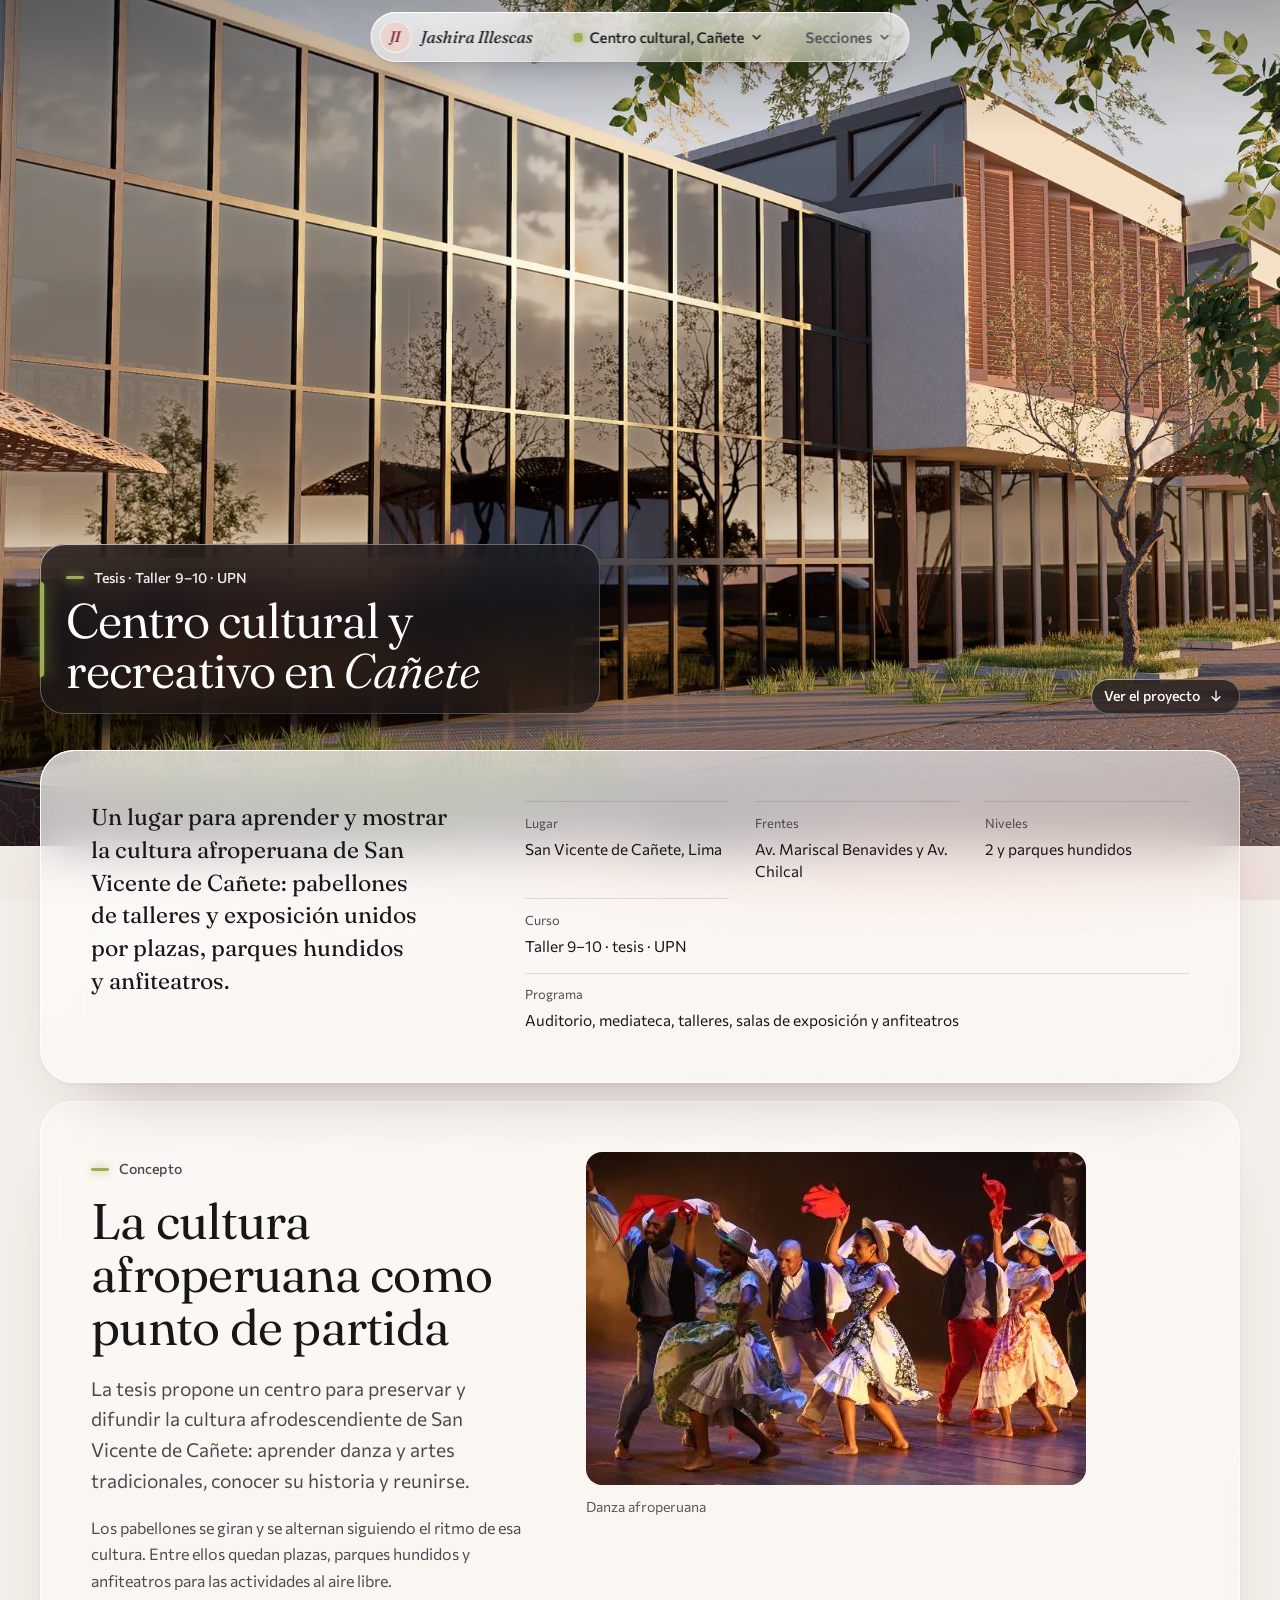
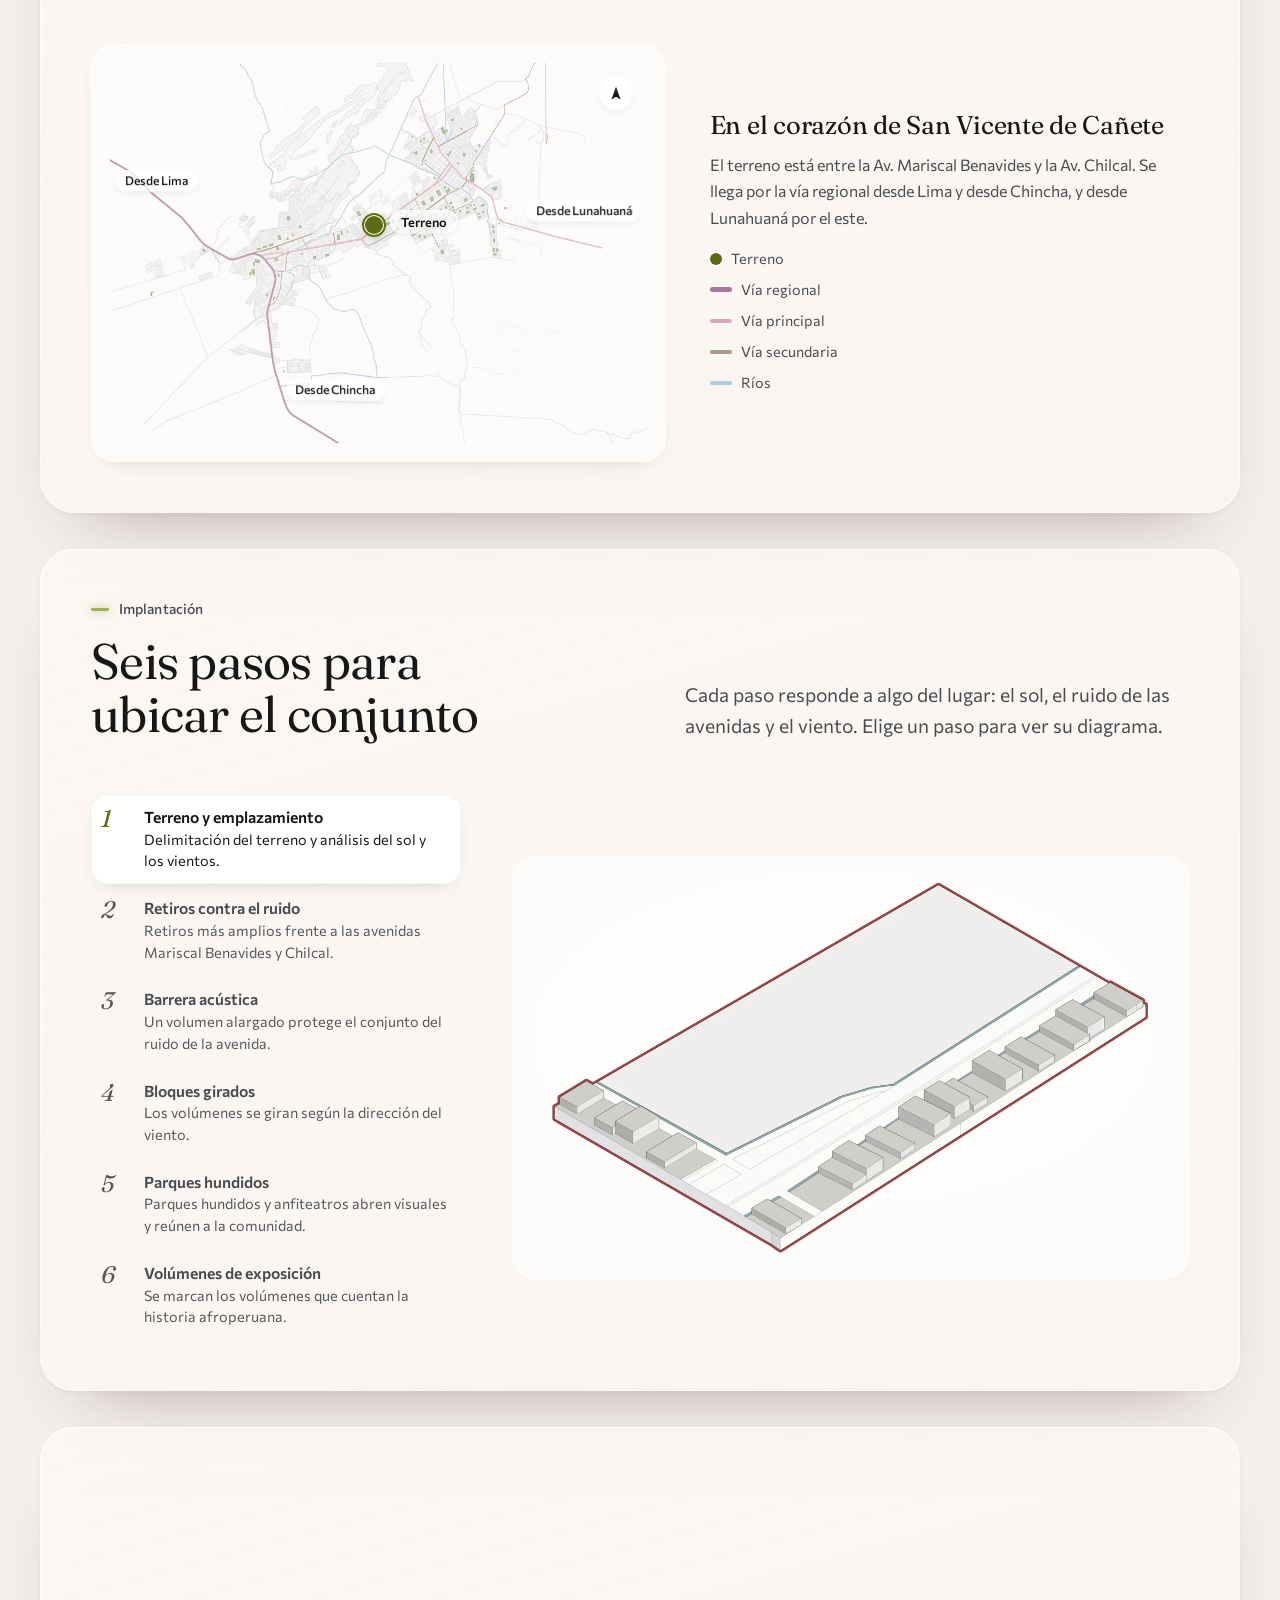
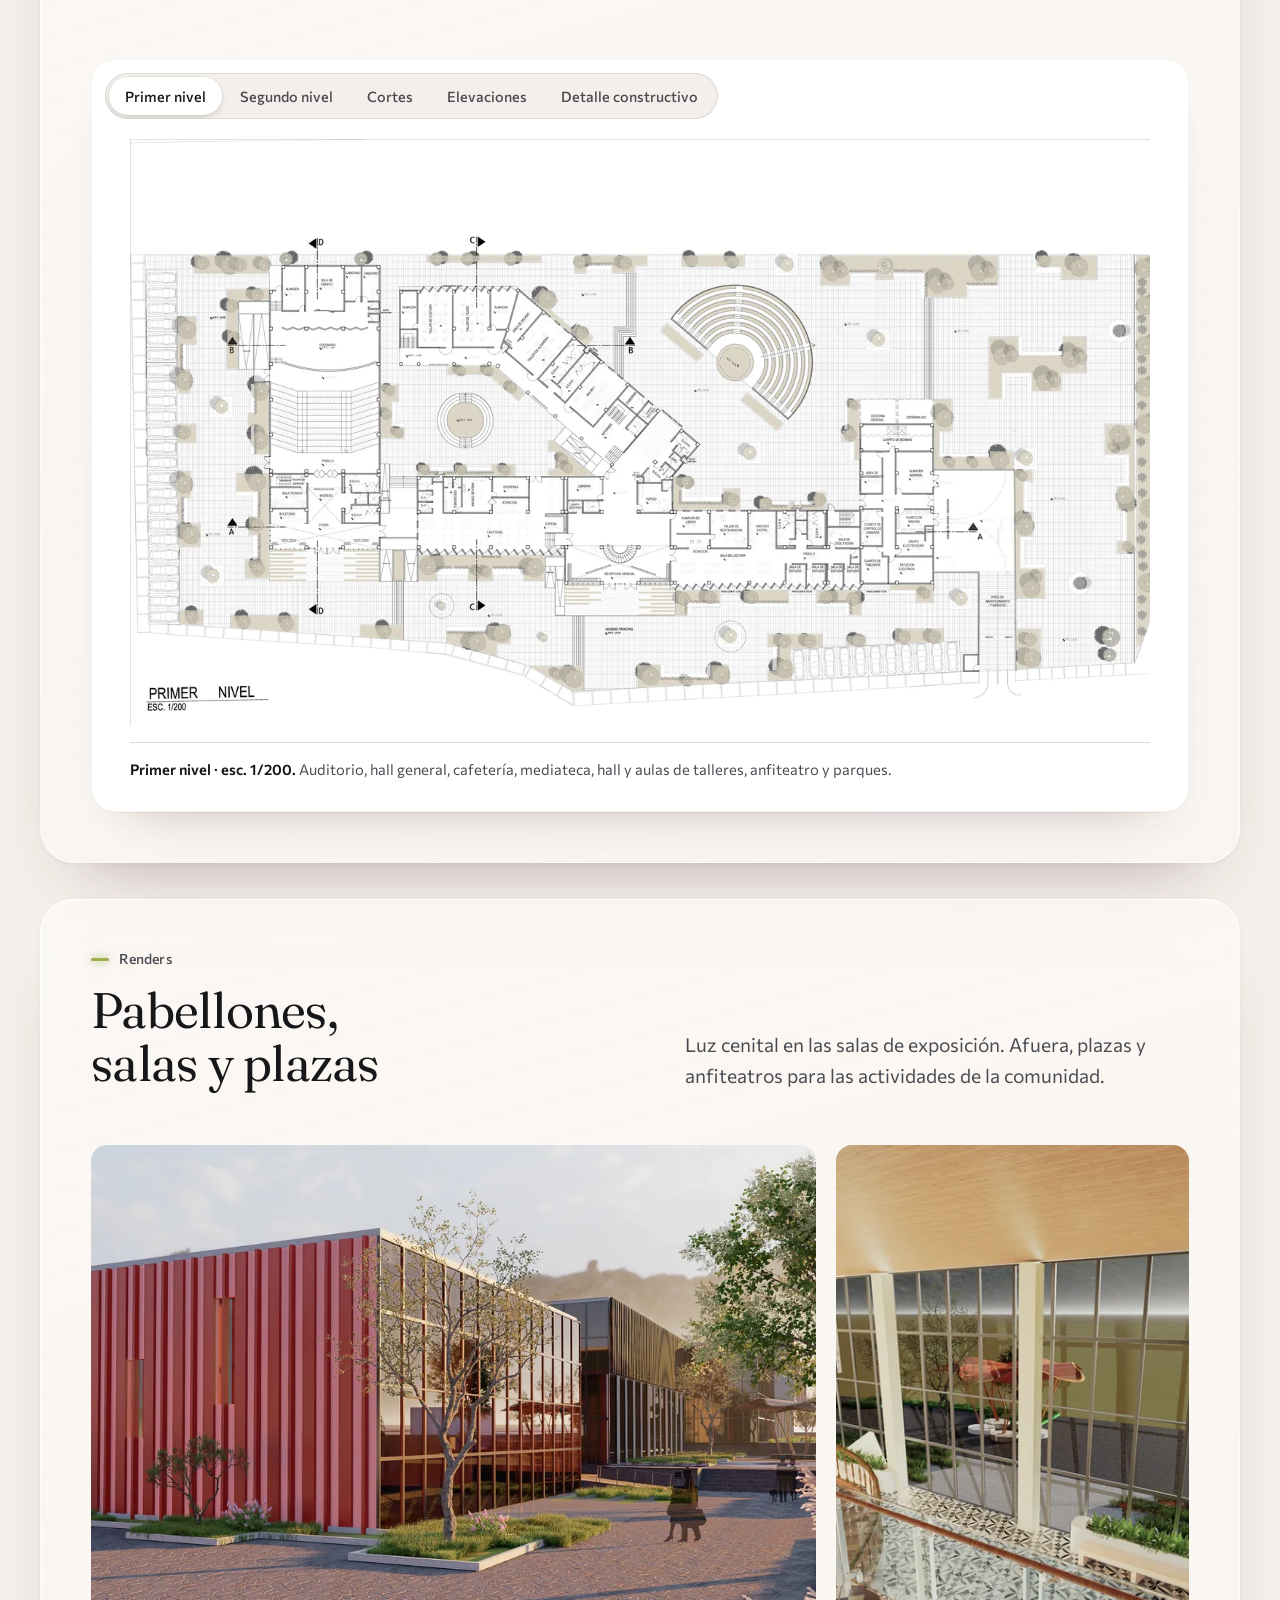
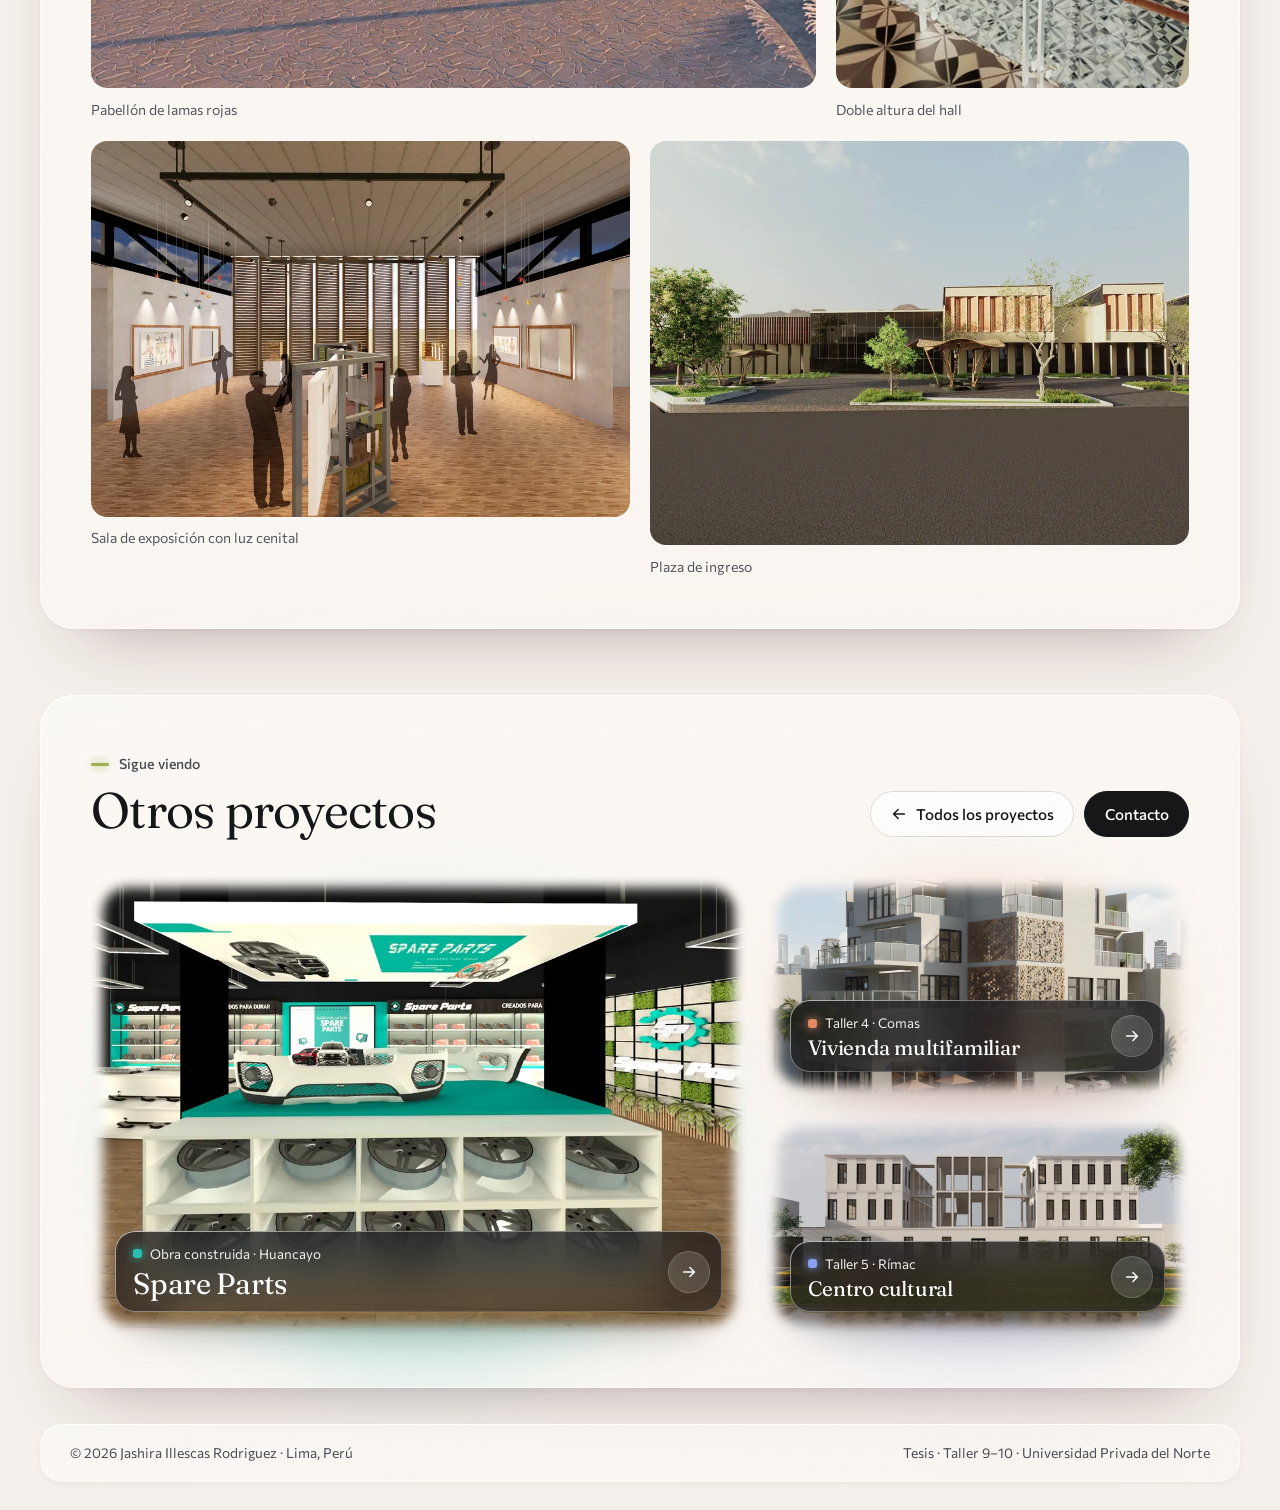
<file: centro-cultural-canete.html>
<!doctype html>
<html lang="es">
<head>
  <meta charset="utf-8">
  <meta name="viewport" content="width=device-width, initial-scale=1">
  <title>Centro cultural y recreativo en Cañete · Jashira Illescas</title>
  <meta name="description" content="Tesis (Taller 9–10, UPN): centro cultural y recreativo para la cultura afroperuana en San Vicente de Cañete. Implantación, plantas, cortes, elevaciones, detalle constructivo y renders.">
  <meta name="theme-color" content="#f2f2ef">
  <meta property="og:title" content="Centro cultural y recreativo en Cañete · Jashira Illescas">
  <meta property="og:description" content="Mi tesis: pabellones, parques hundidos y anfiteatros en San Vicente de Cañete.">
  <meta property="og:image" content="img/og.jpg">
  <link rel="icon" href="assets/img/favicon.svg" type="image/svg+xml">
  <link rel="preconnect" href="https://fonts.googleapis.com">
  <link rel="preconnect" href="https://fonts.gstatic.com" crossorigin>
  <link rel="stylesheet" href="https://fonts.googleapis.com/css2?family=Commissioner:wght,FLAR,VOLM@300..700,40,0&family=Fraunces:ital,opsz,wght,SOFT,WONK@0,9..144,300..600,100,0;1,9..144,300..600,100,1&display=swap">
  <link rel="stylesheet" href="assets/css/styles.css?v=12">
  <script>
    // Antes del primer pintado: marca que hay JS, permite ver la versión con todas las animaciones
    // (localStorage animar=1) y, al llegar desde otra página del sitio, le da a la portada (o a la tarjeta
    // del proyecto de donde vienes) el nombre «foto» para que la imagen viaje en la transición.
    (function () {
      var h = document.documentElement;
      h.classList.add("js");
      try { if (localStorage.getItem("animar") === "1") h.classList.add("animar"); } catch (e) {}
      addEventListener("pagereveal", function (e) {
        if (!e.viewTransition || (!h.classList.contains("animar") && matchMedia("(prefers-reduced-motion: reduce)").matches)) return;
        var img = document.querySelector(".cubierta__img img");
        if (!img) {
          var act = window.navigation && navigation.activation, desde = act && act.from && act.from.url;
          var archivo = desde ? new URL(desde).pathname.split("/").pop() : "";
          if (archivo) img = document.querySelector('.destacada[href="' + archivo + '"] > img, .tarjeta[href="' + archivo + '"] img');
        }
        if (!img) return;
        var r = img.getBoundingClientRect();
        if (!(r.width && r.bottom > 0 && r.top < innerHeight)) return;
        img.style.viewTransitionName = "foto";
        e.viewTransition.finished.finally(function () { img.style.viewTransitionName = ""; });
      });
    })();
  </script>
  <script type="speculationrules">
    { "prerender": [{ "where": { "and": [{ "href_matches": "/*" }, { "not": { "selector_matches": "[download], [target=_blank]" } }] }, "eagerness": "moderate" }] }
  </script>
</head>
<body data-proyecto="canete">
  <a class="saltar" href="#contenido">Saltar al contenido</a>

  <header class="isla isla--proyecto vidrio" data-isla data-brillo>
    <a class="isla__marca" href="./" aria-label="Inicio: Jashira Illescas"><span class="isla__sello" aria-hidden="true">JI</span><span class="isla__nombre">Jashira Illescas</span></a>
    <span class="isla__sep" aria-hidden="true">/</span>
    <button class="isla__boton isla__boton--proyecto" type="button" data-abre="proyectos" aria-expanded="false" aria-controls="proyectos"><i aria-hidden="true"></i><span class="isla__largo">Centro cultural, Cañete</span><span class="isla__corto">Cañete</span><svg class="flecha-abajo" viewBox="0 0 10 10" aria-hidden="true"><path d="M1.5 3.5 5 7l3.5-3.5" fill="none" stroke="currentColor" stroke-width="1.4" stroke-linecap="round"/></svg></button>
    <span class="isla__sep" aria-hidden="true">/</span>
    <button class="isla__boton isla__boton--seccion" type="button" data-abre="secciones" aria-expanded="false" aria-controls="secciones"><span data-seccion-actual>Secciones</span><svg class="flecha-abajo" viewBox="0 0 10 10" aria-hidden="true"><path d="M1.5 3.5 5 7l3.5-3.5" fill="none" stroke="currentColor" stroke-width="1.4" stroke-linecap="round"/></svg></button>
    <span class="isla__avance" aria-hidden="true"></span>
  </header>
  <nav class="emergente vidrio" id="secciones" aria-label="Secciones del proyecto">
    <p class="emergente__titulo">En esta página</p>
    <ul class="lista-secciones">
      <li><a href="#concepto"><span>Concepto</span><span>cultura afroperuana</span></a></li>
      <li><a href="#implantacion"><span>Implantación</span><span>seis pasos</span></a></li>
      <li><a href="#planos"><span>Planos</span><span>plantas, cortes y detalle</span></a></li>
      <li><a href="#renders"><span>Renders</span><span>pabellones, salas y plazas</span></a></li>
      <li><a href="#fin"><span>Otros proyectos</span><span>y contacto</span></a></li>
    </ul>
  </nav>
  <nav class="emergente vidrio" id="proyectos" aria-label="Proyectos">
    <p class="emergente__titulo">Proyectos</p>
    <ul class="lista-proyectos">
      <li><a href="spare-parts-huancayo.html" style="--c-acr: var(--spare-acrilico)"><img src="img/spare/mini-480.webp" alt="" width="56" height="42" loading="lazy"><span><strong>Spare Parts, Huancayo</strong><small>Obra construida</small></span><i aria-hidden="true"></i></a></li>
      <li><a href="vivienda-multifamiliar.html" style="--c-acr: var(--vivienda-acrilico)"><img src="img/vivienda/mini-480.webp" alt="" width="56" height="42" loading="lazy"><span><strong>Vivienda multifamiliar</strong><small>Taller 4 · Comas</small></span><i aria-hidden="true"></i></a></li>
      <li><a href="centro-cultural-rimac.html" style="--c-acr: var(--rimac-acrilico)"><img src="img/rimac/mini-480.webp" alt="" width="56" height="42" loading="lazy"><span><strong>Centro cultural</strong><small>Taller 5 · Rímac</small></span><i aria-hidden="true"></i></a></li>
      <li><a href="hospital-los-olivos.html" style="--c-acr: var(--hospital-acrilico)"><img src="img/hospital/mini-480.webp" alt="" width="56" height="42" loading="lazy"><span><strong>Hospital tipo II</strong><small>Taller 7 · Los Olivos</small></span><i aria-hidden="true"></i></a></li>
      <li><a href="centro-cultural-canete.html" aria-current="page" style="--c-acr: var(--canete-acrilico)"><img src="img/canete/mini-480.webp" alt="" width="56" height="42" loading="lazy"><span><strong>Centro cultural y recreativo</strong><small>Tesis · Cañete</small></span><i aria-hidden="true"></i></a></li>
    </ul>
    <div class="emergente__pie">
      <a href="./">Inicio</a>
      <a href="./#perfil">Perfil</a>
      <a href="./#contacto">Contacto</a>
      <a class="cv" href="descargas/CV_Jashira_Illescas.pdf" download>CV en PDF</a>
    </div>
  </nav>

  <main id="contenido">
    <section class="cubierta" aria-labelledby="t-proyecto">
      <figure class="cubierta__img"><img src="img/canete/portada-2000.webp" srcset="img/canete/portada-1200.webp 1200w, img/canete/portada-2000.webp 2000w" sizes="100vw" width="2000" height="1125" fetchpriority="high" alt="Render al atardecer: fachada de vidrio con celosías de madera sobre una plaza con graderías y árboles"></figure>
      <div class="contenedor cubierta__contenido">
        <div class="cubierta__placa vidrio vidrio--oscuro" data-brillo>
          <span class="canto" aria-hidden="true"></span>
          <p class="etiqueta etiqueta--clara">Tesis · Taller 9–10 · UPN</p>
          <h1 class="cubierta__titulo" id="t-proyecto">Centro cultural y recreativo en <em>Cañete</em></h1>
        </div>
        <a class="cubierta__bajar vidrio vidrio--oscuro" href="#resumen">Ver el proyecto <svg viewBox="0 0 20 20" fill="none" stroke="currentColor" stroke-width="1.6" stroke-linecap="round" aria-hidden="true"><path d="M10 4v12m-5-5 5 5 5-5"/></svg></a>
      </div>
    </section>

    <!-- resumen: lema y ficha, fuera de la foto -->
    <section class="resumen" id="resumen" aria-label="Resumen del proyecto">
      <div class="contenedor hoja resumen__hoja revelar" data-brillo>
        <p class="resumen__lema">Un lugar para aprender y mostrar la cultura afroperuana de San Vicente de Cañete: pabellones de talleres y exposición unidos por plazas, parques hundidos y anfiteatros.</p>
        <dl class="ficha">
          <div><dt>Lugar</dt><dd>San Vicente de Cañete, Lima</dd></div>
          <div><dt>Frentes</dt><dd>Av. Mariscal Benavides y Av. Chilcal</dd></div>
          <div><dt>Niveles</dt><dd>2 y parques hundidos</dd></div>
          <div><dt>Curso</dt><dd>Taller 9–10 · tesis · UPN</dd></div>
          <div class="ficha__ancha"><dt>Programa</dt><dd>Auditorio, mediateca, talleres, salas de exposición y anfiteatros</dd></div>
        </dl>
      </div>
    </section>

    <section class="seccion" id="concepto" aria-labelledby="t-concepto">
      <div class="contenedor hoja" data-brillo>
        <div class="bloque">
          <div class="revelar">
            <p class="etiqueta">Concepto</p>
            <h2 class="titulo" id="t-concepto">La cultura afroperuana como punto de partida</h2>
            <p class="entradilla" style="margin-top:1.2rem">La tesis propone un centro para preservar y difundir la cultura afrodescendiente de San Vicente de Cañete: aprender danza y artes tradicionales, conocer su historia y reunirse.</p>
            <p class="texto">Los pabellones se giran y se alternan siguiendo el ritmo de esa cultura. Entre ellos quedan plazas, parques hundidos y anfiteatros para las actividades al aire libre.</p>
          </div>
          <div class="galeria revelar">
            <figure class="foto g-12"><img src="img/canete/danza-500.webp" width="500" height="333" loading="lazy" alt="Bailarines afroperuanos en escena con pañuelos rojos y vestidos de colores" style="max-width:500px"><figcaption>Danza afroperuana</figcaption></figure>
          </div>
        </div>

        <!-- ubicación: el mapa con el terreno, los accesos y la leyenda de la lámina -->
        <div class="ubicacion revelar">
          <figure class="ubicacion__mapa capa">
            <div class="mapa-lienzo">
              <img src="img/canete/mapa-ubicacion-1440.webp" srcset="img/canete/mapa-ubicacion-900.webp 900w, img/canete/mapa-ubicacion-1440.webp 1440w" sizes="(min-width: 860px) 640px, 92vw" width="1440" height="1019" loading="lazy" alt="Plano de San Vicente de Cañete con la vía regional, las vías principales y secundarias, los ríos, los accesos desde Lima, Chincha y Lunahuaná y el terreno marcado">
              <span class="marca-mapa" style="--x: 49.1%; --y: 42.7%"><i aria-hidden="true"></i><span class="marca-mapa__etq vidrio">Terreno</span></span>
              <span class="rotulo-mapa rotulo-mapa--izq vidrio" style="--x: 1%; --y: 31%">Desde Lima</span>
              <span class="rotulo-mapa rotulo-mapa--der vidrio" style="--x: 99%; --y: 39%; --y-movil: 58%">Desde Lunahuaná</span>
              <span class="rotulo-mapa vidrio" style="--x: 42%; --y: 86%">Desde Chincha</span>
              <span class="norte-mapa vidrio" aria-hidden="true"><svg viewBox="0 0 20 20"><path d="M10 2 5 16l5-3 5 3Z" fill="currentColor"/></svg></span>
            </div>
          </figure>
          <div class="ubicacion__texto">
            <h3 class="titulo-3">En el corazón de San Vicente de Cañete</h3>
            <p>El terreno está entre la Av. Mariscal Benavides y la Av. Chilcal. Se llega por la vía regional desde Lima y desde Chincha, y desde Lunahuaná por el este.</p>
            <ul class="leyenda-mapa">
              <li><i class="punto" style="background: var(--acento)"></i>Terreno</li>
              <li><i style="background:#a8779a;height:5px"></i>Vía regional</li>
              <li><i style="background:#d9a7bf"></i>Vía principal</li>
              <li><i style="background:#b09a8e"></i>Vía secundaria</li>
              <li><i style="background:#a9cde0"></i>Ríos</li>
            </ul>
          </div>
        </div>
      </div>
    </section>

    <section class="seccion" id="implantacion" aria-labelledby="t-implantacion">
      <div class="contenedor hoja" data-brillo>
        <header class="cabeza cabeza--dos revelar">
          <p class="etiqueta">Implantación</p>
          <h2 class="titulo" id="t-implantacion">Seis pasos para ubicar el conjunto</h2>
          <p class="entradilla">Cada paso responde a algo del lugar: el sol, el ruido de las avenidas y el viento. Elige un paso para ver su diagrama.</p>
        </header>
        <div class="proceso revelar" data-proceso>
          <div class="proceso__escena">
            <img class="activo" data-paso="1" src="img/canete/proceso-1-720.webp" srcset="img/canete/proceso-1-720.webp 720w, img/canete/proceso-1-1123.webp 1123w" sizes="(min-width: 860px) 760px, 92vw" width="1123" height="716" loading="lazy" alt="Diagrama 1: el terreno delimitado junto a las avenidas, con el recorrido del sol">
            <img data-paso="2" src="img/canete/proceso-2-720.webp" srcset="img/canete/proceso-2-720.webp 720w, img/canete/proceso-2-867.webp 867w" sizes="(min-width: 860px) 760px, 92vw" width="867" height="525" loading="lazy" alt="Diagrama 2: el terreno con retiros ampliados hacia las avenidas">
            <img data-paso="3" src="img/canete/proceso-3-720.webp" srcset="img/canete/proceso-3-720.webp 720w, img/canete/proceso-3-867.webp 867w" sizes="(min-width: 860px) 760px, 92vw" width="867" height="525" loading="lazy" alt="Diagrama 3: un volumen alargado como barrera acústica frente a la avenida">
            <img data-paso="4" src="img/canete/proceso-4-720.webp" srcset="img/canete/proceso-4-720.webp 720w, img/canete/proceso-4-1373.webp 1373w" sizes="(min-width: 860px) 760px, 92vw" width="1373" height="791" loading="lazy" alt="Diagrama 4: bloques girados según la dirección del viento">
            <img data-paso="5" src="img/canete/proceso-5-720.webp" srcset="img/canete/proceso-5-720.webp 720w, img/canete/proceso-5-1207.webp 1207w" sizes="(min-width: 860px) 760px, 92vw" width="1207" height="729" loading="lazy" alt="Diagrama 5: el conjunto con parques hundidos y anfiteatros">
            <img data-paso="6" src="img/canete/proceso-6-720.webp" srcset="img/canete/proceso-6-720.webp 720w, img/canete/proceso-6-1285.webp 1285w" sizes="(min-width: 860px) 760px, 92vw" width="1285" height="771" loading="lazy" alt="Diagrama 6: el conjunto final con los volúmenes de exposición marcados">
          </div>
          <ol class="proceso__pasos">
            <li><button type="button" data-paso="1" aria-pressed="true"><b>1</b><strong>Terreno y emplazamiento</strong><span>Delimitación del terreno y análisis del sol y los vientos.</span></button></li>
            <li><button type="button" data-paso="2" aria-pressed="false"><b>2</b><strong>Retiros contra el ruido</strong><span>Retiros más amplios frente a las avenidas Mariscal Benavides y Chilcal.</span></button></li>
            <li><button type="button" data-paso="3" aria-pressed="false"><b>3</b><strong>Barrera acústica</strong><span>Un volumen alargado protege el conjunto del ruido de la avenida.</span></button></li>
            <li><button type="button" data-paso="4" aria-pressed="false"><b>4</b><strong>Bloques girados</strong><span>Los volúmenes se giran según la dirección del viento.</span></button></li>
            <li><button type="button" data-paso="5" aria-pressed="false"><b>5</b><strong>Parques hundidos</strong><span>Parques hundidos y anfiteatros abren visuales y reúnen a la comunidad.</span></button></li>
            <li><button type="button" data-paso="6" aria-pressed="false"><b>6</b><strong>Volúmenes de exposición</strong><span>Se marcan los volúmenes que cuentan la historia afroperuana.</span></button></li>
          </ol>
        </div>
      </div>
    </section>

    <section class="seccion" id="planos" aria-labelledby="t-planos">
      <div class="contenedor hoja" data-brillo>
        <header class="cabeza cabeza--dos revelar">
          <p class="etiqueta">Planos</p>
          <h2 class="titulo" id="t-planos">Plantas, cortes y detalle</h2>
          <p class="entradilla">Láminas completas, con ejes, niveles y títulos. El corte constructivo de la sala de exposición lleva su leyenda numerada.</p>
        </header>
        <div class="mesa revelar">
          <div class="mesa__barra">
            <div class="segmentado" data-segmentado role="tablist" aria-label="Láminas">
              <button type="button" role="tab" id="tc1" aria-controls="pc1" aria-selected="true">Primer nivel</button>
              <button type="button" role="tab" id="tc2" aria-controls="pc2" aria-selected="false">Segundo nivel</button>
              <button type="button" role="tab" id="tc3" aria-controls="pc3" aria-selected="false">Cortes</button>
              <button type="button" role="tab" id="tc4" aria-controls="pc4" aria-selected="false">Elevaciones</button>
              <button type="button" role="tab" id="tc5" aria-controls="pc5" aria-selected="false">Detalle constructivo</button>
            </div>
          </div>
          <figure class="lamina" id="pc1" role="tabpanel" aria-labelledby="tc1" style="--w: 1400"><img src="img/canete/planta-primer-nivel-2600.webp" srcset="img/canete/planta-primer-nivel-1400.webp 1400w, img/canete/planta-primer-nivel-2600.webp 2600w" sizes="(min-width: 1320px) 1150px, 94vw" width="2600" height="1494" loading="lazy" alt="Planta del primer nivel: auditorio, hall general, cafetería, mediateca, talleres, anfiteatro y parques">
            <figcaption><strong>Primer nivel · esc. 1/200.</strong> Auditorio, hall general, cafetería, mediateca, hall y aulas de talleres, anfiteatro y parques.</figcaption></figure>
          <figure class="lamina" id="pc2" role="tabpanel" aria-labelledby="tc2" style="--w: 1400" hidden><img src="img/canete/planta-segundo-nivel-2600.webp" srcset="img/canete/planta-segundo-nivel-1400.webp 1400w, img/canete/planta-segundo-nivel-2600.webp 2600w" sizes="(min-width: 1320px) 1150px, 94vw" width="2600" height="1818" loading="lazy" alt="Planta del segundo nivel: salas de exposición temporal y permanente, administración y talleres artísticos">
            <figcaption><strong>Segundo nivel · esc. 1/200.</strong> Control del auditorio, hall y salas de exposición temporal y permanente, administración y talleres artísticos.</figcaption></figure>
          <div class="lamina" id="pc3" role="tabpanel" aria-labelledby="tc3" hidden>
            <div class="laminas-apiladas" style="width:100%">
              <figure class="lamina" style="--w: 1400"><img src="img/canete/corte-aa-2600.webp" srcset="img/canete/corte-aa-1400.webp 1400w, img/canete/corte-aa-2600.webp 2600w" sizes="(min-width: 1320px) 1150px, 94vw" width="2600" height="559" loading="lazy" alt="Corte longitudinal A-A del conjunto con foyer, salas de exposición y hall"><figcaption><strong>Corte longitudinal A-A.</strong> Foyer, salas de exposición y hall de exposición.</figcaption></figure>
              <figure class="lamina" style="--w: 1400"><img src="img/canete/corte-bb-2600.webp" srcset="img/canete/corte-bb-1400.webp 1400w, img/canete/corte-bb-2600.webp 2600w" sizes="(min-width: 1320px) 1150px, 94vw" width="2600" height="522" loading="lazy" alt="Corte longitudinal B-B por el escenario y los talleres, con el parque hundido"><figcaption><strong>Corte longitudinal B-B.</strong> Escenario, talleres y el parque hundido.</figcaption></figure>
              <div class="laminas-par">
                <figure class="lamina" style="--w: 1397"><img src="img/canete/corte-cc-2600.webp" srcset="img/canete/corte-cc-1397.webp 1397w, img/canete/corte-cc-2600.webp 2600w" sizes="(min-width: 1320px) 570px, (min-width: 760px) 45vw, 92vw" width="2600" height="1016" loading="lazy" alt="Corte transversal C-C con talleres y el parque hundido entre pabellones"><figcaption><strong>Corte transversal C-C.</strong> Parque hundido entre pabellones.</figcaption></figure>
                <figure class="lamina" style="--w: 1400"><img src="img/canete/corte-dd-2600.webp" srcset="img/canete/corte-dd-1400.webp 1400w, img/canete/corte-dd-2600.webp 2600w" sizes="(min-width: 1320px) 570px, (min-width: 760px) 45vw, 92vw" width="2600" height="949" loading="lazy" alt="Corte transversal D-D por el auditorio con graderías y escenario"><figcaption><strong>Corte transversal D-D.</strong> Auditorio con graderías y escenario.</figcaption></figure>
              </div>
            </div>
          </div>
          <div class="lamina" id="pc4" role="tabpanel" aria-labelledby="tc4" hidden>
            <div class="laminas-apiladas" style="width:100%">
              <figure class="lamina" style="--w: 1400"><img src="img/canete/elevacion-frontal-2600.webp" srcset="img/canete/elevacion-frontal-1400.webp 1400w, img/canete/elevacion-frontal-2600.webp 2600w" sizes="(min-width: 1320px) 1150px, 94vw" width="2600" height="436" loading="lazy" alt="Elevación frontal con volúmenes de vidrio y celosías verticales"><figcaption><strong>Elevación frontal.</strong></figcaption></figure>
              <figure class="lamina" style="--w: 1400"><img src="img/canete/elevacion-posterior-2600.webp" srcset="img/canete/elevacion-posterior-1400.webp 1400w, img/canete/elevacion-posterior-2600.webp 2600w" sizes="(min-width: 1320px) 1150px, 94vw" width="2600" height="436" loading="lazy" alt="Elevación posterior con el auditorio de techo a dos aguas"><figcaption><strong>Elevación posterior.</strong></figcaption></figure>
              <figure class="lamina" style="--w: 1400"><img src="img/canete/elevacion-lateral-2600.webp" srcset="img/canete/elevacion-lateral-1400.webp 1400w, img/canete/elevacion-lateral-2600.webp 2600w" sizes="(min-width: 1320px) 1150px, 94vw" width="2600" height="518" loading="lazy" alt="Elevación lateral derecha con el pabellón de lamas rojas"><figcaption><strong>Elevación lateral derecha.</strong></figcaption></figure>
            </div>
          </div>
          <div class="lamina" id="pc5" role="tabpanel" aria-labelledby="tc5" hidden>
            <figure class="lamina" style="--w: 1400; width:100%">
              <div class="detalle">
                <img src="img/canete/corte-constructivo-2600.webp" srcset="img/canete/corte-constructivo-1400.webp 1400w, img/canete/corte-constructivo-2600.webp 2600w" sizes="(min-width: 1320px) 1150px, 94vw" width="2600" height="1527" loading="lazy" alt="Corte constructivo de la sala de exposición: cubierta metálica ligera sobre armadura, vigas y columnas de concreto, losa aligerada, cielo raso, falso piso y zapatas">
                <span class="detalle__n" style="--x:26.97%;--y:1.68%">1</span><span class="detalle__n" style="--x:36.47%;--y:9.49%">2</span><span class="detalle__n" style="--x:42.2%;--y:18.5%">3</span><span class="detalle__n" style="--x:34.54%;--y:30.36%">4</span><span class="detalle__n" style="--x:35.17%;--y:18.5%">5</span><span class="detalle__n" style="--x:20.32%;--y:18.5%">6</span><span class="detalle__n" style="--x:24.4%;--y:47.21%">7</span><span class="detalle__n" style="--x:39.62%;--y:57.52%">8</span><span class="detalle__n" style="--x:38.12%;--y:80.81%">9</span><span class="detalle__n" style="--x:30.99%;--y:90.93%">10</span>
              </div>
              <figcaption><strong>Corte constructivo de la sala de exposición.</strong> Los números corresponden a la leyenda.</figcaption>
            </figure>
            <ol class="leyenda-detalle" style="margin-top:1.2rem;width:100%">
              <li><b>1</b>Cubierta de techo metálica ligera</li>
              <li><b>2</b>Sistema de arriostramiento y soporte de cubierta</li>
              <li><b>3</b>Viga estructural de concreto armado</li>
              <li><b>4</b>Columna estructural de concreto armado</li>
              <li><b>5</b>Columna estructural de albañilería confinada</li>
              <li><b>6</b>Lama de celosía en cubierta</li>
              <li><b>7</b>Losa aligerada</li>
              <li><b>8</b>Cielo raso flotante de drywall</li>
              <li><b>9</b>Falso piso</li>
              <li><b>10</b>Zapata de cimentación</li>
            </ol>
          </div>
        </div>
      </div>
    </section>

    <section class="seccion" id="renders" aria-labelledby="t-renders">
      <div class="contenedor hoja" data-brillo>
        <header class="cabeza cabeza--dos revelar">
          <p class="etiqueta">Renders</p>
          <h2 class="titulo" id="t-renders">Pabellones, salas y plazas</h2>
          <p class="entradilla">Luz cenital en las salas de exposición. Afuera, plazas y anfiteatros para las actividades de la comunidad.</p>
        </header>
        <div class="galeria revelar">
          <figure class="foto g-8"><img src="img/canete/render-fachada-1600.webp" srcset="img/canete/render-fachada-960.webp 960w, img/canete/render-fachada-1600.webp 1600w" sizes="(min-width: 760px) 66vw, 100vw" width="1600" height="1200" loading="lazy" alt="Pabellón con fachada de lamas rojas y plaza arbolada"><figcaption>Pabellón de lamas rojas</figcaption></figure>
          <figure class="foto foto--cubrir g-4"><img src="img/canete/render-interior-768.webp" width="768" height="576" loading="lazy" alt="Interior en doble altura con baranda de celosía y piso con patrón geométrico"><figcaption>Doble altura del hall</figcaption></figure>
          <figure class="foto g-6"><img src="img/canete/render-sala-1536.webp" srcset="img/canete/render-sala-960.webp 960w, img/canete/render-sala-1536.webp 1536w" sizes="(min-width: 760px) 50vw, 100vw" width="1536" height="1071" loading="lazy" alt="Sala de exposición con luz cenital, cuadros y visitantes"><figcaption>Sala de exposición con luz cenital</figcaption></figure>
          <figure class="foto g-6"><img src="img/canete/render-plaza-1536.webp" srcset="img/canete/render-plaza-960.webp 960w, img/canete/render-plaza-1536.webp 1536w" sizes="(min-width: 760px) 50vw, 100vw" width="1536" height="1152" loading="lazy" alt="Vista del conjunto desde la plaza de ingreso"><figcaption>Plaza de ingreso</figcaption></figure>
        </div>
      </div>
    </section>

    <!-- salida: aquí terminan los proyectos; se ofrece volver o escribir, no se vuelve a empezar -->
    <nav class="fin" id="fin" aria-labelledby="t-fin">
      <div class="contenedor hoja" data-brillo>
        <div class="fin__cab">
          <div>
            <p class="etiqueta">Sigue viendo</p>
            <h2 class="titulo" id="t-fin">Otros proyectos</h2>
          </div>
          <div class="fin__acciones">
            <a class="boton boton--volver" href="./#proyectos"><svg viewBox="0 0 20 20" fill="none" stroke="currentColor" stroke-width="1.6" stroke-linecap="round" aria-hidden="true"><path d="M16 10H4m5-5-5 5 5 5"/></svg>Todos los proyectos</a>
            <a class="boton boton--lleno" href="./#contacto">Contacto</a>
          </div>
        </div>
        <ul class="fin__lista">
          <li><a href="spare-parts-huancayo.html" style="--c-acr: var(--spare-acrilico)"><img src="img/spare/portada-1280.webp" width="1280" height="720" loading="lazy" alt=""><span class="fin__placa vidrio vidrio--oscuro"><span class="fin__etq">Obra construida · Huancayo</span><strong>Spare Parts</strong><span class="fin__flecha" aria-hidden="true"><svg viewBox="0 0 20 20" fill="none" stroke="currentColor" stroke-width="1.6" stroke-linecap="round"><path d="M4 10h12m-5-5 5 5-5 5"/></svg></span></span></a></li>
          <li><a href="vivienda-multifamiliar.html" style="--c-acr: var(--vivienda-acrilico)"><img src="img/vivienda/portada-1200.webp" width="1200" height="840" loading="lazy" alt=""><span class="fin__placa vidrio vidrio--oscuro"><span class="fin__etq">Taller 4 · Comas</span><strong>Vivienda multifamiliar</strong><span class="fin__flecha" aria-hidden="true"><svg viewBox="0 0 20 20" fill="none" stroke="currentColor" stroke-width="1.6" stroke-linecap="round"><path d="M4 10h12m-5-5 5 5-5 5"/></svg></span></span></a></li>
          <li><a href="centro-cultural-rimac.html" style="--c-acr: var(--rimac-acrilico)"><img src="img/rimac/portada-1200.webp" width="1200" height="675" loading="lazy" alt=""><span class="fin__placa vidrio vidrio--oscuro"><span class="fin__etq">Taller 5 · Rímac</span><strong>Centro cultural</strong><span class="fin__flecha" aria-hidden="true"><svg viewBox="0 0 20 20" fill="none" stroke="currentColor" stroke-width="1.6" stroke-linecap="round"><path d="M4 10h12m-5-5 5 5-5 5"/></svg></span></span></a></li>
        </ul>
      </div>
    </nav>
  </main>

  <footer class="pie">
    <div class="contenedor">
      <span>© 2026 Jashira Illescas Rodriguez · Lima, Perú</span>
      <span>Tesis · Taller 9–10 · Universidad Privada del Norte</span>
    </div>
  </footer>
  <script type="module" src="assets/js/main.js?v=12"></script>
</body>
</html>
</file>
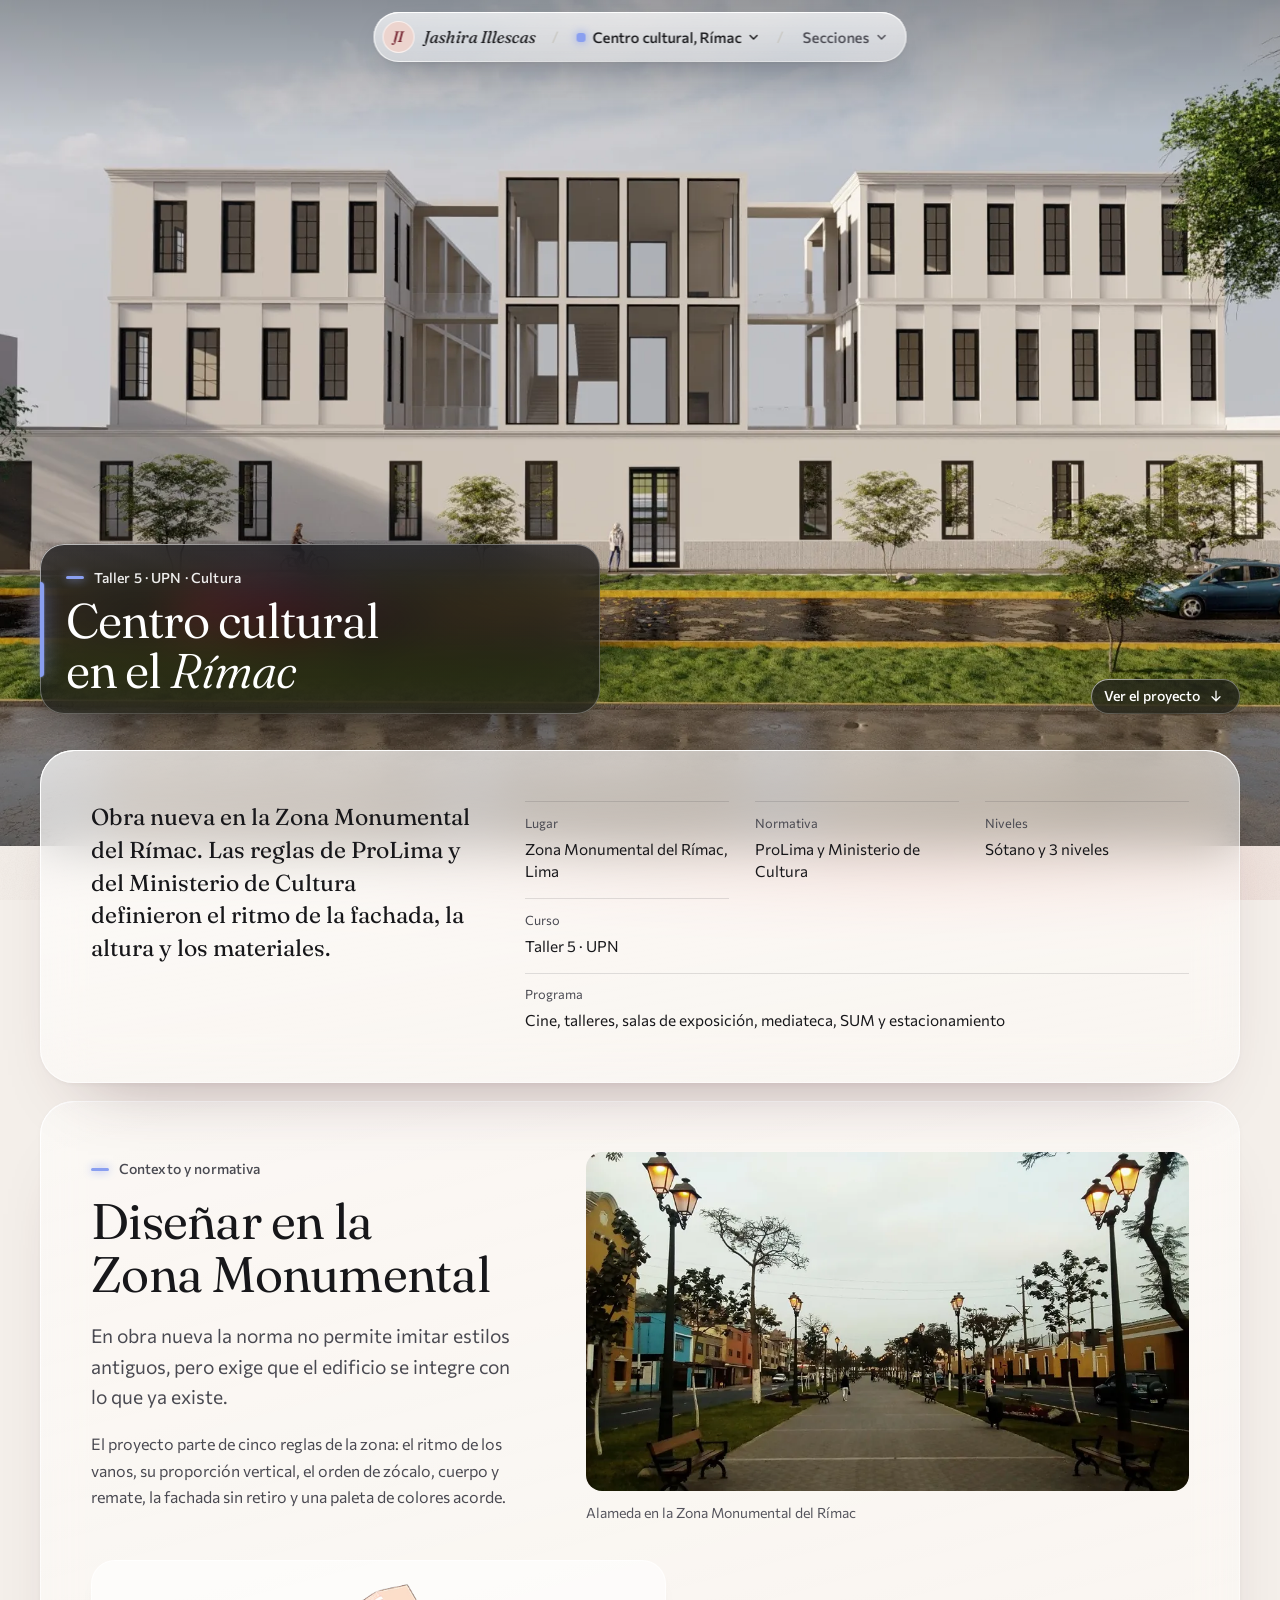
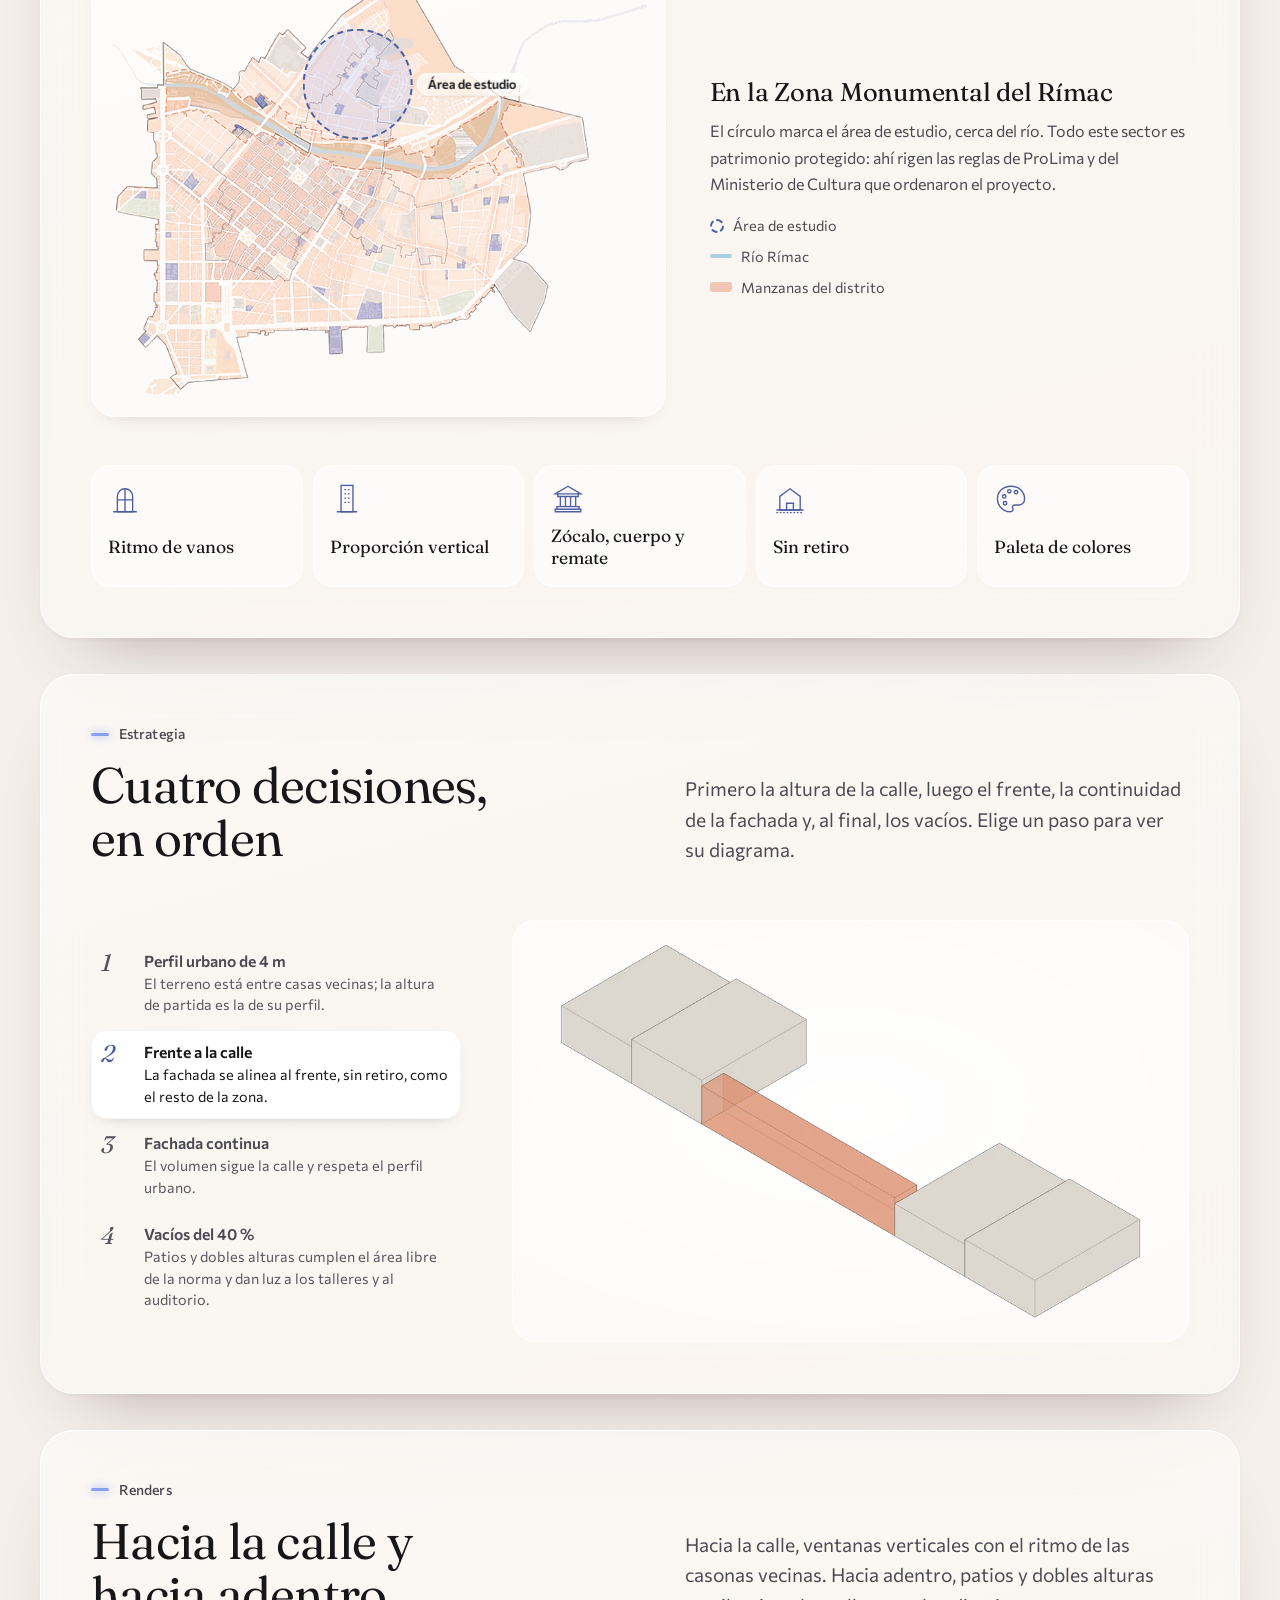
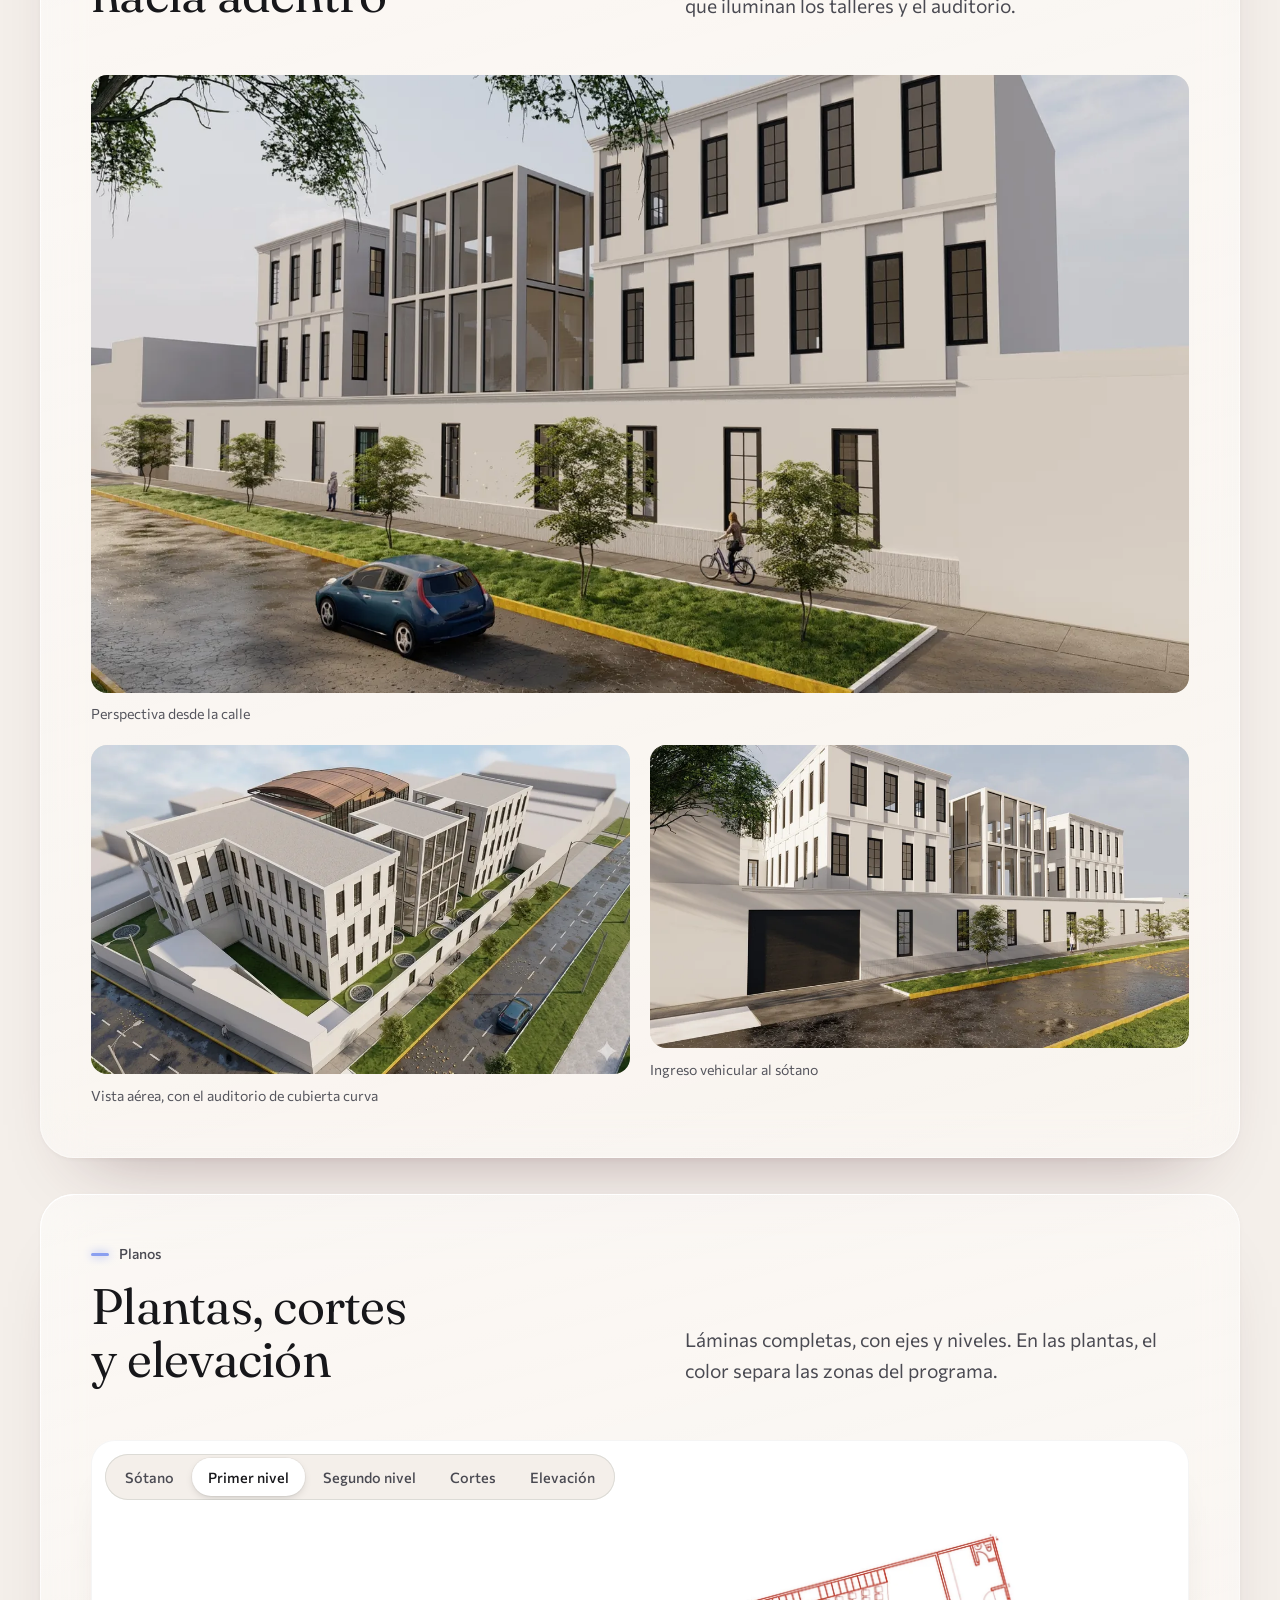
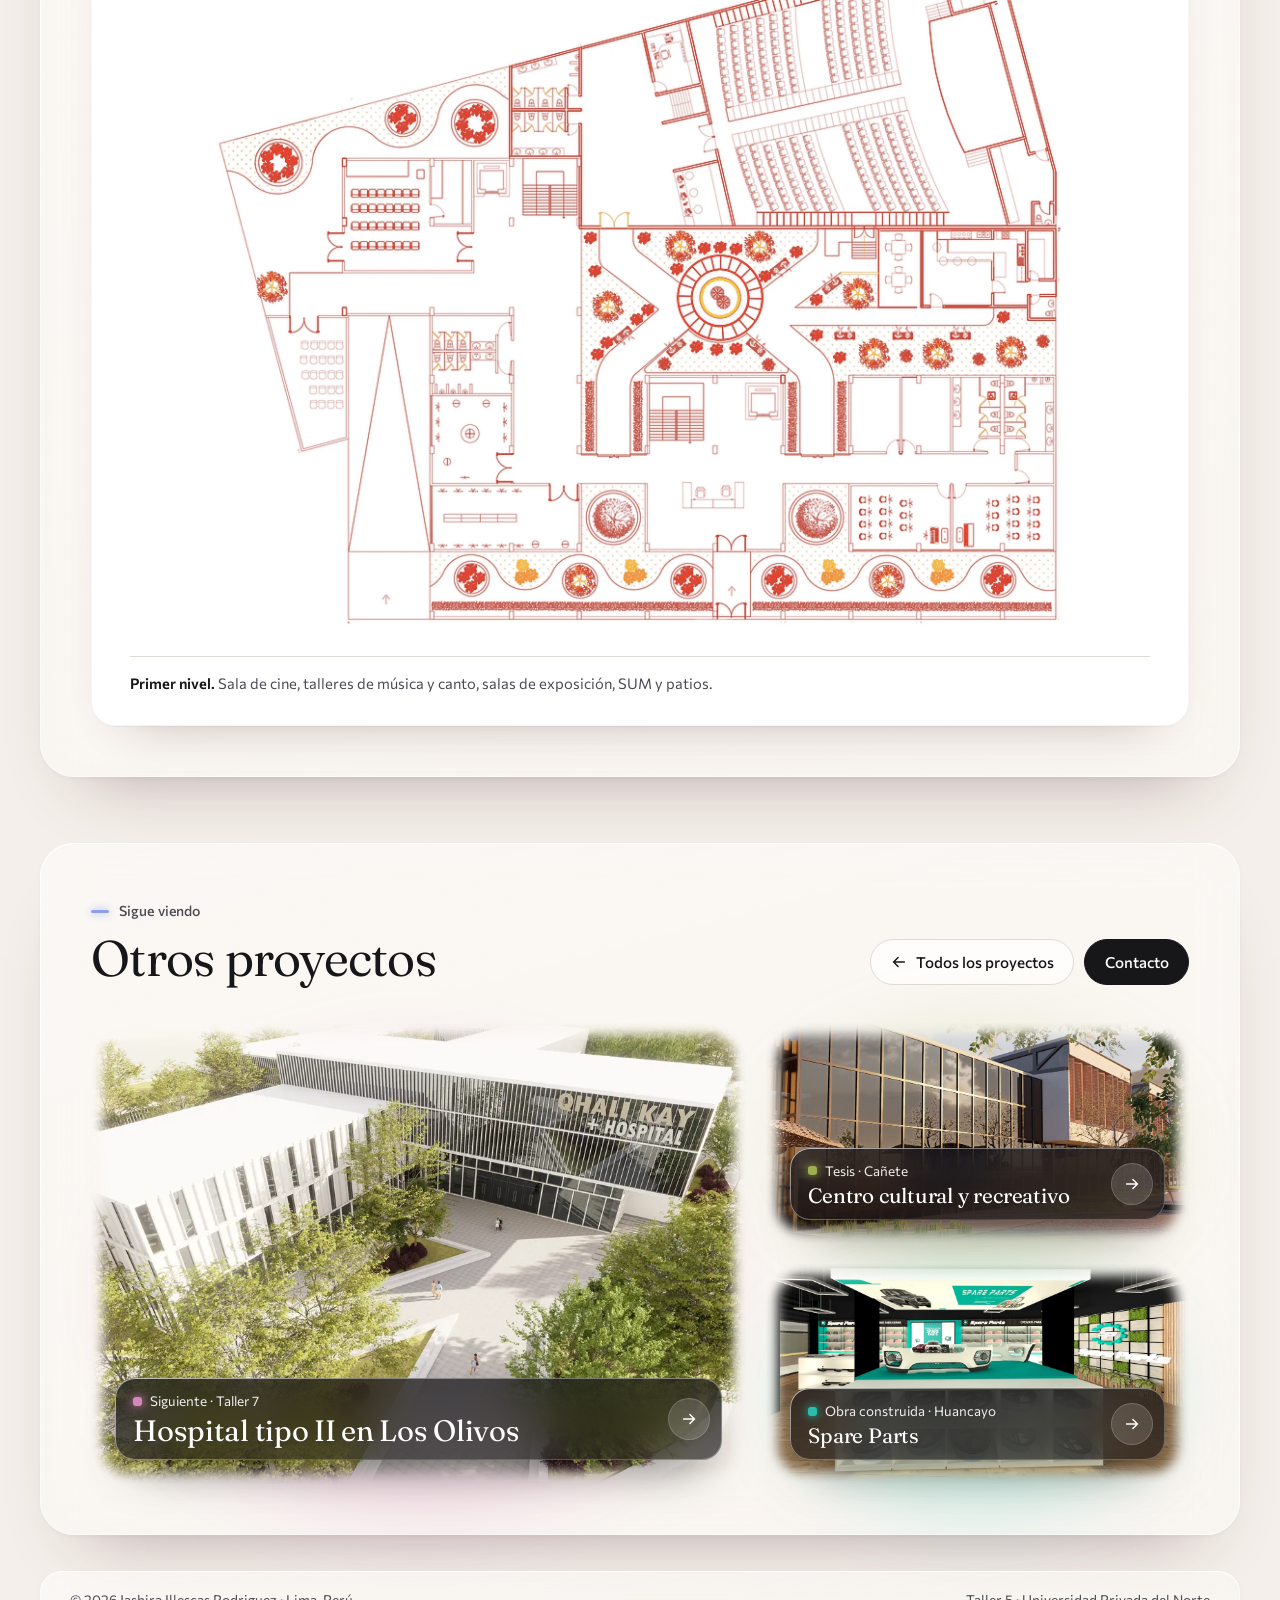
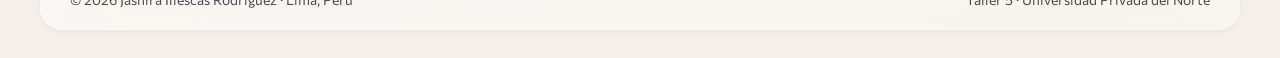
<file: centro-cultural-rimac.html>
<!doctype html>
<html lang="es">
<head>
  <meta charset="utf-8">
  <meta name="viewport" content="width=device-width, initial-scale=1">
  <title>Centro cultural en el Rímac · Jashira Illescas</title>
  <meta name="description" content="Centro cultural en la Zona Monumental del Rímac (Taller 5, UPN): normativa, estrategia de diseño, renders, plantas, cortes y elevación.">
  <meta name="theme-color" content="#f2f2ef">
  <meta property="og:title" content="Centro cultural en el Rímac · Jashira Illescas">
  <meta property="og:description" content="Obra nueva en la Zona Monumental del Rímac, con las reglas de ProLima.">
  <meta property="og:image" content="img/og.jpg">
  <link rel="icon" href="assets/img/favicon.svg" type="image/svg+xml">
  <link rel="preconnect" href="https://fonts.googleapis.com">
  <link rel="preconnect" href="https://fonts.gstatic.com" crossorigin>
  <link rel="stylesheet" href="https://fonts.googleapis.com/css2?family=Commissioner:wght,FLAR,VOLM@300..700,40,0&family=Fraunces:ital,opsz,wght,SOFT,WONK@0,9..144,300..600,100,0;1,9..144,300..600,100,1&display=swap">
  <link rel="stylesheet" href="assets/css/styles.css?v=12">
  <script>
    // Antes del primer pintado: marca que hay JS, permite ver la versión con todas las animaciones
    // (localStorage animar=1) y, al llegar desde otra página del sitio, le da a la portada (o a la tarjeta
    // del proyecto de donde vienes) el nombre «foto» para que la imagen viaje en la transición.
    (function () {
      var h = document.documentElement;
      h.classList.add("js");
      try { if (localStorage.getItem("animar") === "1") h.classList.add("animar"); } catch (e) {}
      addEventListener("pagereveal", function (e) {
        if (!e.viewTransition || (!h.classList.contains("animar") && matchMedia("(prefers-reduced-motion: reduce)").matches)) return;
        var img = document.querySelector(".cubierta__img img");
        if (!img) {
          var act = window.navigation && navigation.activation, desde = act && act.from && act.from.url;
          var archivo = desde ? new URL(desde).pathname.split("/").pop() : "";
          if (archivo) img = document.querySelector('.destacada[href="' + archivo + '"] > img, .tarjeta[href="' + archivo + '"] img');
        }
        if (!img) return;
        var r = img.getBoundingClientRect();
        if (!(r.width && r.bottom > 0 && r.top < innerHeight)) return;
        img.style.viewTransitionName = "foto";
        e.viewTransition.finished.finally(function () { img.style.viewTransitionName = ""; });
      });
    })();
  </script>
  <script type="speculationrules">
    { "prerender": [{ "where": { "and": [{ "href_matches": "/*" }, { "not": { "selector_matches": "[download], [target=_blank]" } }] }, "eagerness": "moderate" }] }
  </script>
</head>
<body data-proyecto="rimac">
  <a class="saltar" href="#contenido">Saltar al contenido</a>

  <header class="isla isla--proyecto vidrio" data-isla data-brillo>
    <a class="isla__marca" href="./" aria-label="Inicio: Jashira Illescas"><span class="isla__sello" aria-hidden="true">JI</span><span class="isla__nombre">Jashira Illescas</span></a>
    <span class="isla__sep" aria-hidden="true">/</span>
    <button class="isla__boton isla__boton--proyecto" type="button" data-abre="proyectos" aria-expanded="false" aria-controls="proyectos"><i aria-hidden="true"></i><span class="isla__largo">Centro cultural, Rímac</span><span class="isla__corto">Rímac</span><svg class="flecha-abajo" viewBox="0 0 10 10" aria-hidden="true"><path d="M1.5 3.5 5 7l3.5-3.5" fill="none" stroke="currentColor" stroke-width="1.4" stroke-linecap="round"/></svg></button>
    <span class="isla__sep" aria-hidden="true">/</span>
    <button class="isla__boton isla__boton--seccion" type="button" data-abre="secciones" aria-expanded="false" aria-controls="secciones"><span data-seccion-actual>Secciones</span><svg class="flecha-abajo" viewBox="0 0 10 10" aria-hidden="true"><path d="M1.5 3.5 5 7l3.5-3.5" fill="none" stroke="currentColor" stroke-width="1.4" stroke-linecap="round"/></svg></button>
    <span class="isla__avance" aria-hidden="true"></span>
  </header>
  <nav class="emergente vidrio" id="secciones" aria-label="Secciones del proyecto">
    <p class="emergente__titulo">En esta página</p>
    <ul class="lista-secciones">
      <li><a href="#contexto"><span>Contexto y normativa</span><span>Zona Monumental</span></a></li>
      <li><a href="#estrategia"><span>Estrategia</span><span>cuatro pasos</span></a></li>
      <li><a href="#renders"><span>Renders</span><span>calle, aire e ingreso</span></a></li>
      <li><a href="#planos"><span>Planos</span><span>plantas, cortes y elevación</span></a></li>
      <li><a href="#fin"><span>Otros proyectos</span><span>y contacto</span></a></li>
    </ul>
  </nav>
  <nav class="emergente vidrio" id="proyectos" aria-label="Proyectos">
    <p class="emergente__titulo">Proyectos</p>
    <ul class="lista-proyectos">
      <li><a href="spare-parts-huancayo.html" style="--c-acr: var(--spare-acrilico)"><img src="img/spare/mini-480.webp" alt="" width="56" height="42" loading="lazy"><span><strong>Spare Parts, Huancayo</strong><small>Obra construida</small></span><i aria-hidden="true"></i></a></li>
      <li><a href="vivienda-multifamiliar.html" style="--c-acr: var(--vivienda-acrilico)"><img src="img/vivienda/mini-480.webp" alt="" width="56" height="42" loading="lazy"><span><strong>Vivienda multifamiliar</strong><small>Taller 4 · Comas</small></span><i aria-hidden="true"></i></a></li>
      <li><a href="centro-cultural-rimac.html" aria-current="page" style="--c-acr: var(--rimac-acrilico)"><img src="img/rimac/mini-480.webp" alt="" width="56" height="42" loading="lazy"><span><strong>Centro cultural</strong><small>Taller 5 · Rímac</small></span><i aria-hidden="true"></i></a></li>
      <li><a href="hospital-los-olivos.html" style="--c-acr: var(--hospital-acrilico)"><img src="img/hospital/mini-480.webp" alt="" width="56" height="42" loading="lazy"><span><strong>Hospital tipo II</strong><small>Taller 7 · Los Olivos</small></span><i aria-hidden="true"></i></a></li>
      <li><a href="centro-cultural-canete.html" style="--c-acr: var(--canete-acrilico)"><img src="img/canete/mini-480.webp" alt="" width="56" height="42" loading="lazy"><span><strong>Centro cultural y recreativo</strong><small>Tesis · Cañete</small></span><i aria-hidden="true"></i></a></li>
    </ul>
    <div class="emergente__pie">
      <a href="./">Inicio</a>
      <a href="./#perfil">Perfil</a>
      <a href="./#contacto">Contacto</a>
      <a class="cv" href="descargas/CV_Jashira_Illescas.pdf" download>CV en PDF</a>
    </div>
  </nav>

  <main id="contenido">
    <section class="cubierta" aria-labelledby="t-proyecto">
      <figure class="cubierta__img"><img src="img/rimac/portada-1920.webp" srcset="img/rimac/portada-1200.webp 1200w, img/rimac/portada-1920.webp 1920w" sizes="100vw" width="1920" height="1080" fetchpriority="high" alt="Render frontal del centro cultural: zócalo continuo con ventanas verticales, dos alas de dos niveles y un volumen central de vidrio" style="object-position: 45% 55%"></figure>
      <div class="contenedor cubierta__contenido">
        <div class="cubierta__placa vidrio vidrio--oscuro" data-brillo>
          <span class="canto" aria-hidden="true"></span>
          <p class="etiqueta etiqueta--clara">Taller 5 · UPN · Cultura</p>
          <h1 class="cubierta__titulo" id="t-proyecto">Centro cultural en el <em>Rímac</em></h1>
        </div>
        <a class="cubierta__bajar vidrio vidrio--oscuro" href="#resumen">Ver el proyecto <svg viewBox="0 0 20 20" fill="none" stroke="currentColor" stroke-width="1.6" stroke-linecap="round" aria-hidden="true"><path d="M10 4v12m-5-5 5 5 5-5"/></svg></a>
      </div>
    </section>

    <!-- resumen: lema y ficha, fuera de la foto -->
    <section class="resumen" id="resumen" aria-label="Resumen del proyecto">
      <div class="contenedor hoja resumen__hoja revelar" data-brillo>
        <p class="resumen__lema">Obra nueva en la Zona Monumental del Rímac. Las reglas de ProLima y del Ministerio de Cultura definieron el ritmo de la fachada, la altura y los materiales.</p>
        <dl class="ficha">
          <div><dt>Lugar</dt><dd>Zona Monumental del Rímac, Lima</dd></div>
          <div><dt>Normativa</dt><dd>ProLima y Ministerio de Cultura</dd></div>
          <div><dt>Niveles</dt><dd>Sótano y 3 niveles</dd></div>
          <div><dt>Curso</dt><dd>Taller 5 · UPN</dd></div>
          <div class="ficha__ancha"><dt>Programa</dt><dd>Cine, talleres, salas de exposición, mediateca, SUM y estacionamiento</dd></div>
        </dl>
      </div>
    </section>

    <section class="seccion" id="contexto" aria-labelledby="t-contexto">
      <div class="contenedor hoja" data-brillo>
        <div class="bloque">
          <div class="revelar">
            <p class="etiqueta">Contexto y normativa</p>
            <h2 class="titulo" id="t-contexto">Diseñar en la Zona Monumental</h2>
            <p class="entradilla" style="margin-top:1.2rem">En obra nueva la norma no permite imitar estilos antiguos, pero exige que el edificio se integre con lo que ya existe.</p>
            <p class="texto">El proyecto parte de cinco reglas de la zona: el ritmo de los vanos, su proporción vertical, el orden de zócalo, cuerpo y remate, la fachada sin retiro y una paleta de colores acorde.</p>
          </div>
          <div class="galeria revelar">
            <figure class="foto g-12"><img src="img/rimac/contexto-rimac-960.webp" width="960" height="540" loading="lazy" alt="Alameda del Rímac con faroles, bancas y casonas de colores"><figcaption>Alameda en la Zona Monumental del Rímac</figcaption></figure>
          </div>
        </div>

        <!-- ubicación: el mapa con el área de estudio marcada como en la lámina -->
        <div class="ubicacion revelar">
          <figure class="ubicacion__mapa capa">
            <div class="mapa-lienzo">
              <img src="img/rimac/mapa-monumental-1400.webp" srcset="img/rimac/mapa-monumental-780.webp 780w, img/rimac/mapa-monumental-1400.webp 1400w" sizes="(min-width: 860px) 640px, 92vw" width="1400" height="1092" loading="lazy" alt="Plano del Rímac con las manzanas en tonos rosados, el río Rímac y el área de estudio marcada con un círculo">
              <span class="zona-mapa" style="--x: 46.1%; --y: 25.2%; --r: 10.3%"><span class="marca-mapa__etq vidrio">Área de estudio</span></span>
            </div>
          </figure>
          <div class="ubicacion__texto">
            <h3 class="titulo-3">En la Zona Monumental del Rímac</h3>
            <p>El círculo marca el área de estudio, cerca del río. Todo este sector es patrimonio protegido: ahí rigen las reglas de ProLima y del Ministerio de Cultura que ordenaron el proyecto.</p>
            <ul class="leyenda-mapa">
              <li><i class="circulo" style="color: var(--acento)"></i>Área de estudio</li>
              <li><i style="background:#a9cfe0"></i>Río Rímac</li>
              <li><i style="background:#f1c6b4;height:10px"></i>Manzanas del distrito</li>
            </ul>
          </div>
        </div>
        <div class="normas revelar" style="margin-top:clamp(2rem,4vw,3rem)">
          <div class="norma"><svg viewBox="0 0 40 40" fill="none" stroke="currentColor" stroke-width="1.6" aria-hidden="true"><path d="M11 35V17a9 9 0 0 1 18 0v18Z"/><path d="M20 8v27M11 21h18M6 35h28"/></svg><strong>Ritmo de vanos</strong></div>
          <div class="norma"><svg viewBox="0 0 40 40" fill="none" stroke="currentColor" stroke-width="1.6" aria-hidden="true"><rect x="13" y="4" width="14" height="31"/><path d="M17 9h2M21 9h2M17 14h2M21 14h2M17 19h2M21 19h2M17 24h2M21 24h2M8 35h24"/></svg><strong>Proporción vertical</strong></div>
          <div class="norma"><svg viewBox="0 0 40 40" fill="none" stroke="currentColor" stroke-width="1.6" aria-hidden="true"><path d="M5 14 20 5l15 9Z"/><path d="M8 14v3h24v-3M11 17v12M17 17v12M23 17v12M29 17v12M7 29h26v3H7zM5 32h30v3H5z"/></svg><strong>Zócalo, cuerpo y remate</strong></div>
          <div class="norma"><svg viewBox="0 0 40 40" fill="none" stroke="currentColor" stroke-width="1.6" aria-hidden="true"><path d="M8 33V17l12-9 12 9v16Z"/><path d="M16 33v-8h8v8M4 33h32"/><path d="M4 36h32" stroke-dasharray="2 2"/></svg><strong>Sin retiro</strong></div>
          <div class="norma"><svg viewBox="0 0 40 40" fill="none" stroke="currentColor" stroke-width="1.6" aria-hidden="true"><path d="M20 5C10 5 4 12 4 20c0 8 7 15 15 15 3 0 4-2 3-4s0-4 3-4h4c4 0 7-3 7-7 0-9-7-15-16-15Z"/><circle cx="12" cy="17" r="2"/><circle cx="18" cy="11" r="2"/><circle cx="26" cy="12" r="2"/><circle cx="13" cy="25" r="2"/></svg><strong>Paleta de colores</strong></div>
        </div>
      </div>
    </section>

    <section class="seccion" id="estrategia" aria-labelledby="t-estrategia">
      <div class="contenedor hoja" data-brillo>
        <header class="cabeza cabeza--dos revelar">
          <p class="etiqueta">Estrategia</p>
          <h2 class="titulo" id="t-estrategia">Cuatro decisiones, en orden</h2>
          <p class="entradilla">Primero la altura de la calle, luego el frente, la continuidad de la fachada y, al final, los vacíos. Elige un paso para ver su diagrama.</p>
        </header>
        <div class="proceso revelar" data-proceso>
          <div class="proceso__escena">
            <img class="activo" data-paso="1" src="img/rimac/estrategia-1-720.webp" srcset="img/rimac/estrategia-1-720.webp 720w, img/rimac/estrategia-1-904.webp 904w" sizes="(min-width: 860px) 760px, 92vw" width="904" height="593" loading="lazy" alt="Diagrama 1: el terreno entre dos viviendas vecinas y el perfil urbano de 4 m">
            <img data-paso="2" src="img/rimac/estrategia-2-720.webp" srcset="img/rimac/estrategia-2-720.webp 720w, img/rimac/estrategia-2-904.webp 904w" sizes="(min-width: 860px) 760px, 92vw" width="904" height="593" loading="lazy" alt="Diagrama 2: el frente del terreno hacia la calle">
            <img data-paso="3" src="img/rimac/estrategia-3-720.webp" srcset="img/rimac/estrategia-3-720.webp 720w, img/rimac/estrategia-3-1008.webp 1008w" sizes="(min-width: 860px) 760px, 92vw" width="1008" height="732" loading="lazy" alt="Diagrama 3: un volumen continuo alineado a la calle">
            <img data-paso="4" src="img/rimac/estrategia-4-720.webp" srcset="img/rimac/estrategia-4-720.webp 720w, img/rimac/estrategia-4-891.webp 891w" sizes="(min-width: 860px) 760px, 92vw" width="891" height="595" loading="lazy" alt="Diagrama 4: volúmenes con vacíos interiores, en naranja, que suman el 40 % del terreno">
          </div>
          <ol class="proceso__pasos">
            <li><button type="button" data-paso="1" aria-pressed="true"><b>1</b><strong>Perfil urbano de 4 m</strong><span>El terreno está entre casas vecinas; la altura de partida es la de su perfil.</span></button></li>
            <li><button type="button" data-paso="2" aria-pressed="false"><b>2</b><strong>Frente a la calle</strong><span>La fachada se alinea al frente, sin retiro, como el resto de la zona.</span></button></li>
            <li><button type="button" data-paso="3" aria-pressed="false"><b>3</b><strong>Fachada continua</strong><span>El volumen sigue la calle y respeta el perfil urbano.</span></button></li>
            <li><button type="button" data-paso="4" aria-pressed="false"><b>4</b><strong>Vacíos del 40 %</strong><span>Patios y dobles alturas cumplen el área libre de la norma y dan luz a los talleres y al auditorio.</span></button></li>
          </ol>
        </div>
      </div>
    </section>

    <section class="seccion" id="renders" aria-labelledby="t-renders">
      <div class="contenedor hoja" data-brillo>
        <header class="cabeza cabeza--dos revelar">
          <p class="etiqueta">Renders</p>
          <h2 class="titulo" id="t-renders">Hacia la calle y hacia adentro</h2>
          <p class="entradilla">Hacia la calle, ventanas verticales con el ritmo de las casonas vecinas. Hacia adentro, patios y dobles alturas que iluminan los talleres y el auditorio.</p>
        </header>
        <div class="galeria revelar">
          <figure class="foto g-12"><img src="img/rimac/render-calle-1600.webp" srcset="img/rimac/render-calle-960.webp 960w, img/rimac/render-calle-1600.webp 1600w" sizes="(min-width: 1320px) 1240px, 100vw" width="1600" height="900" loading="lazy" alt="Perspectiva desde la calle: alas con ventanas verticales, volumen de vidrio y veredas con árboles"><figcaption>Perspectiva desde la calle</figcaption></figure>
          <figure class="foto g-6"><img src="img/rimac/render-aereo-1179.webp" srcset="img/rimac/render-aereo-960.webp 960w, img/rimac/render-aereo-1179.webp 1179w" sizes="(min-width: 760px) 50vw, 100vw" width="1179" height="720" loading="lazy" alt="Vista aérea del conjunto con el auditorio de cubierta curva al fondo"><figcaption>Vista aérea, con el auditorio de cubierta curva</figcaption></figure>
          <figure class="foto g-6"><img src="img/rimac/render-ingreso-960.webp" width="960" height="540" loading="lazy" alt="Ingreso vehicular al sótano en el zócalo de la fachada"><figcaption>Ingreso vehicular al sótano</figcaption></figure>
        </div>
      </div>
    </section>

    <section class="seccion" id="planos" aria-labelledby="t-planos">
      <div class="contenedor hoja" data-brillo>
        <header class="cabeza cabeza--dos revelar">
          <p class="etiqueta">Planos</p>
          <h2 class="titulo" id="t-planos">Plantas, cortes y elevación</h2>
          <p class="entradilla">Láminas completas, con ejes y niveles. En las plantas, el color separa las zonas del programa.</p>
        </header>
        <div class="mesa revelar">
          <div class="mesa__barra">
            <div class="segmentado" data-segmentado role="tablist" aria-label="Láminas">
              <button type="button" role="tab" id="tr1" aria-controls="pr1" aria-selected="false">Sótano</button>
              <button type="button" role="tab" id="tr2" aria-controls="pr2" aria-selected="true">Primer nivel</button>
              <button type="button" role="tab" id="tr3" aria-controls="pr3" aria-selected="false">Segundo nivel</button>
              <button type="button" role="tab" id="tr4" aria-controls="pr4" aria-selected="false">Cortes</button>
              <button type="button" role="tab" id="tr5" aria-controls="pr5" aria-selected="false">Elevación</button>
            </div>
          </div>
          <figure class="lamina" id="pr1" role="tabpanel" aria-labelledby="tr1" style="--w: 707" hidden><img src="img/rimac/planta-sotano-1414.webp" srcset="img/rimac/planta-sotano-707.webp 707w, img/rimac/planta-sotano-1414.webp 1414w" sizes="(min-width: 1320px) 1130px, 94vw" width="1414" height="1160" loading="lazy" alt="Planta de sótano: estacionamiento con rampa, circulación vehicular y servicios">
            <figcaption><strong>Sótano.</strong> Estacionamiento con rampa, depósitos y cuarto de tableros.</figcaption></figure>
          <figure class="lamina" id="pr2" role="tabpanel" aria-labelledby="tr2" style="--w: 906"><img src="img/rimac/planta-primer-nivel-1812.webp" srcset="img/rimac/planta-primer-nivel-906.webp 906w, img/rimac/planta-primer-nivel-1812.webp 1812w" sizes="(min-width: 1320px) 1150px, 94vw" width="1812" height="1494" loading="lazy" alt="Planta del primer nivel: sala de cine, talleres de música y canto, salas de exposición, SUM, boletería y patios">
            <figcaption><strong>Primer nivel.</strong> Sala de cine, talleres de música y canto, salas de exposición, SUM y patios.</figcaption></figure>
          <figure class="lamina" id="pr3" role="tabpanel" aria-labelledby="tr3" style="--w: 687" hidden><img src="img/rimac/planta-segundo-nivel-1374.webp" srcset="img/rimac/planta-segundo-nivel-687.webp 687w, img/rimac/planta-segundo-nivel-1374.webp 1374w" sizes="(min-width: 1320px) 1100px, 94vw" width="1374" height="1160" loading="lazy" alt="Planta del segundo nivel: mediateca, cuarto de proyección y talleres de pintura y manualidades">
            <figcaption><strong>Segundo nivel.</strong> Mediateca, cuarto de proyección y talleres de pintura y manualidades.</figcaption></figure>
          <div class="lamina" id="pr4" role="tabpanel" aria-labelledby="tr4" hidden>
            <div class="laminas-apiladas" style="width:100%">
              <figure class="lamina" style="--w: 814"><img src="img/rimac/corte-aa-1628.webp" srcset="img/rimac/corte-aa-814.webp 814w, img/rimac/corte-aa-1628.webp 1628w" sizes="(min-width: 1320px) 1150px, 94vw" width="1628" height="750" loading="lazy" alt="Corte por la fachada: sótano con estacionamiento, SUM, zona de lectura, dirección y sala de reuniones">
                <figcaption><strong>Corte por la fachada.</strong> Sótano, SUM, zona de lectura, dirección y sala de reuniones.</figcaption></figure>
              <figure class="lamina" style="--w: 616"><img src="img/rimac/corte-auditorio-1232.webp" srcset="img/rimac/corte-auditorio-616.webp 616w, img/rimac/corte-auditorio-1232.webp 1232w" sizes="(min-width: 1320px) 985px, 94vw" width="1232" height="500" loading="lazy" alt="Corte por el auditorio con graderías, sala de proyección y cubierta curva de estructura metálica">
                <figcaption><strong>Corte por el auditorio.</strong> Graderías, sala de proyección y cubierta curva de estructura metálica.</figcaption></figure>
              <figure class="lamina" style="--w: 880"><img src="img/rimac/corte-talleres-1760.webp" srcset="img/rimac/corte-talleres-880.webp 880w, img/rimac/corte-talleres-1760.webp 1760w" sizes="(min-width: 1320px) 1150px, 94vw" width="1760" height="740" loading="lazy" alt="Corte longitudinal por los talleres de escultura, danza, pintura, música y canto en tres niveles sobre el sótano">
                <figcaption><strong>Corte longitudinal por los talleres.</strong> Escultura, danza, pintura, música y canto en tres niveles sobre el sótano.</figcaption></figure>
            </div>
          </div>
          <figure class="lamina" id="pr5" role="tabpanel" aria-labelledby="tr5" style="--w: 1247" hidden><img src="img/rimac/elevacion-frontal-2494.webp" srcset="img/rimac/elevacion-frontal-1247.webp 1247w, img/rimac/elevacion-frontal-2494.webp 2494w" sizes="(min-width: 1320px) 1150px, 94vw" width="2494" height="784" loading="lazy" alt="Elevación frontal con ritmo de ventanas verticales y volumen central acristalado">
            <figcaption><strong>Elevación frontal.</strong> Ritmo de ventanas verticales y volumen central acristalado.</figcaption></figure>
        </div>
      </div>
    </section>

    <!-- salida: otros proyectos, sin bucle -->
    <nav class="fin" id="fin" aria-labelledby="t-fin">
      <div class="contenedor hoja" data-brillo>
        <div class="fin__cab">
          <div>
            <p class="etiqueta">Sigue viendo</p>
            <h2 class="titulo" id="t-fin">Otros proyectos</h2>
          </div>
          <div class="fin__acciones">
            <a class="boton boton--volver" href="./#proyectos"><svg viewBox="0 0 20 20" fill="none" stroke="currentColor" stroke-width="1.6" stroke-linecap="round" aria-hidden="true"><path d="M16 10H4m5-5-5 5 5 5"/></svg>Todos los proyectos</a>
            <a class="boton boton--lleno" href="./#contacto">Contacto</a>
          </div>
        </div>
        <ul class="fin__lista">
          <li><a href="hospital-los-olivos.html" style="--c-acr: var(--hospital-acrilico)"><img src="img/hospital/portada-1200.webp" width="1200" height="668" loading="lazy" alt=""><span class="fin__placa vidrio vidrio--oscuro"><span class="fin__etq">Siguiente · Taller 7</span><strong>Hospital tipo II en Los Olivos</strong><span class="fin__flecha" aria-hidden="true"><svg viewBox="0 0 20 20" fill="none" stroke="currentColor" stroke-width="1.6" stroke-linecap="round"><path d="M4 10h12m-5-5 5 5-5 5"/></svg></span></span></a></li>
          <li><a href="centro-cultural-canete.html" style="--c-acr: var(--canete-acrilico)"><img src="img/canete/portada-1200.webp" width="1200" height="675" loading="lazy" alt=""><span class="fin__placa vidrio vidrio--oscuro"><span class="fin__etq">Tesis · Cañete</span><strong>Centro cultural y recreativo</strong><span class="fin__flecha" aria-hidden="true"><svg viewBox="0 0 20 20" fill="none" stroke="currentColor" stroke-width="1.6" stroke-linecap="round"><path d="M4 10h12m-5-5 5 5-5 5"/></svg></span></span></a></li>
          <li><a href="spare-parts-huancayo.html" style="--c-acr: var(--spare-acrilico)"><img src="img/spare/portada-1280.webp" width="1280" height="720" loading="lazy" alt=""><span class="fin__placa vidrio vidrio--oscuro"><span class="fin__etq">Obra construida · Huancayo</span><strong>Spare Parts</strong><span class="fin__flecha" aria-hidden="true"><svg viewBox="0 0 20 20" fill="none" stroke="currentColor" stroke-width="1.6" stroke-linecap="round"><path d="M4 10h12m-5-5 5 5-5 5"/></svg></span></span></a></li>
        </ul>
      </div>
    </nav>
  </main>

  <footer class="pie">
    <div class="contenedor">
      <span>© 2026 Jashira Illescas Rodriguez · Lima, Perú</span>
      <span>Taller 5 · Universidad Privada del Norte</span>
    </div>
  </footer>
  <script type="module" src="assets/js/main.js?v=12"></script>
</body>
</html>
</file>
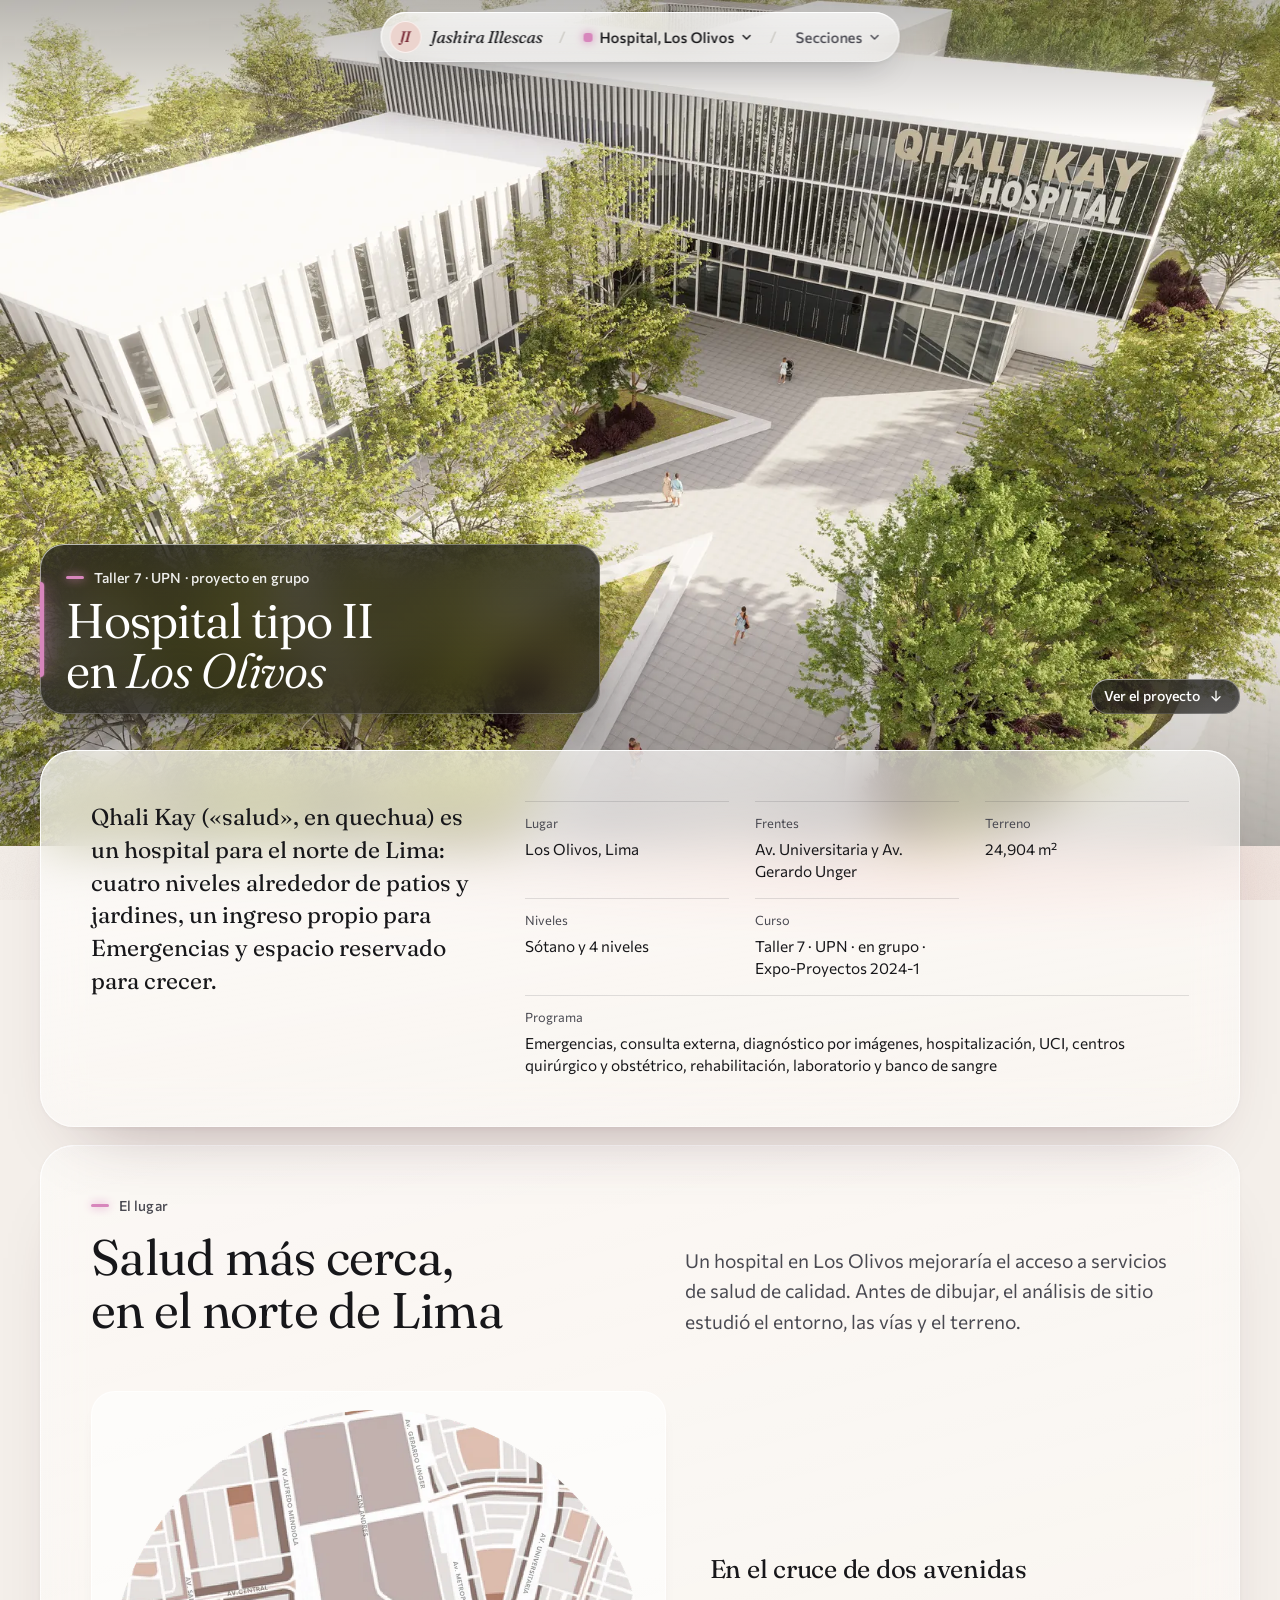
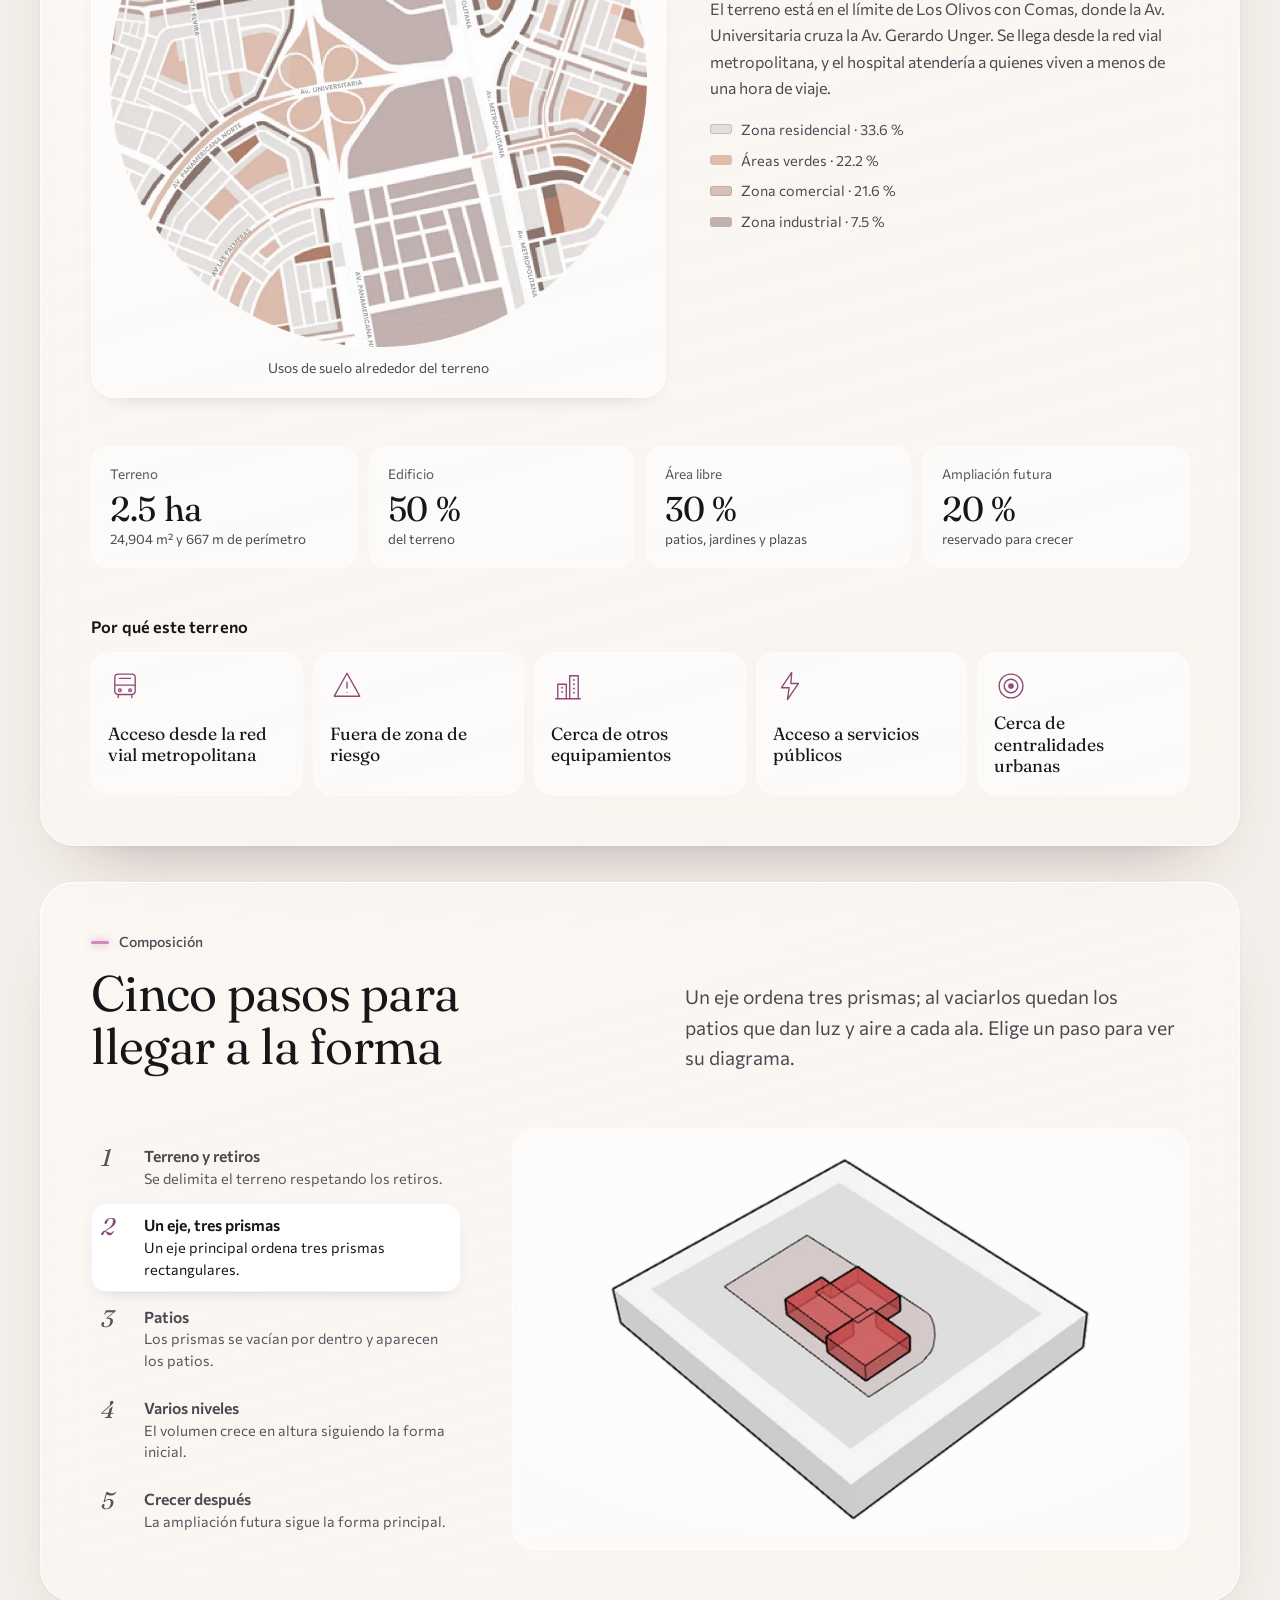
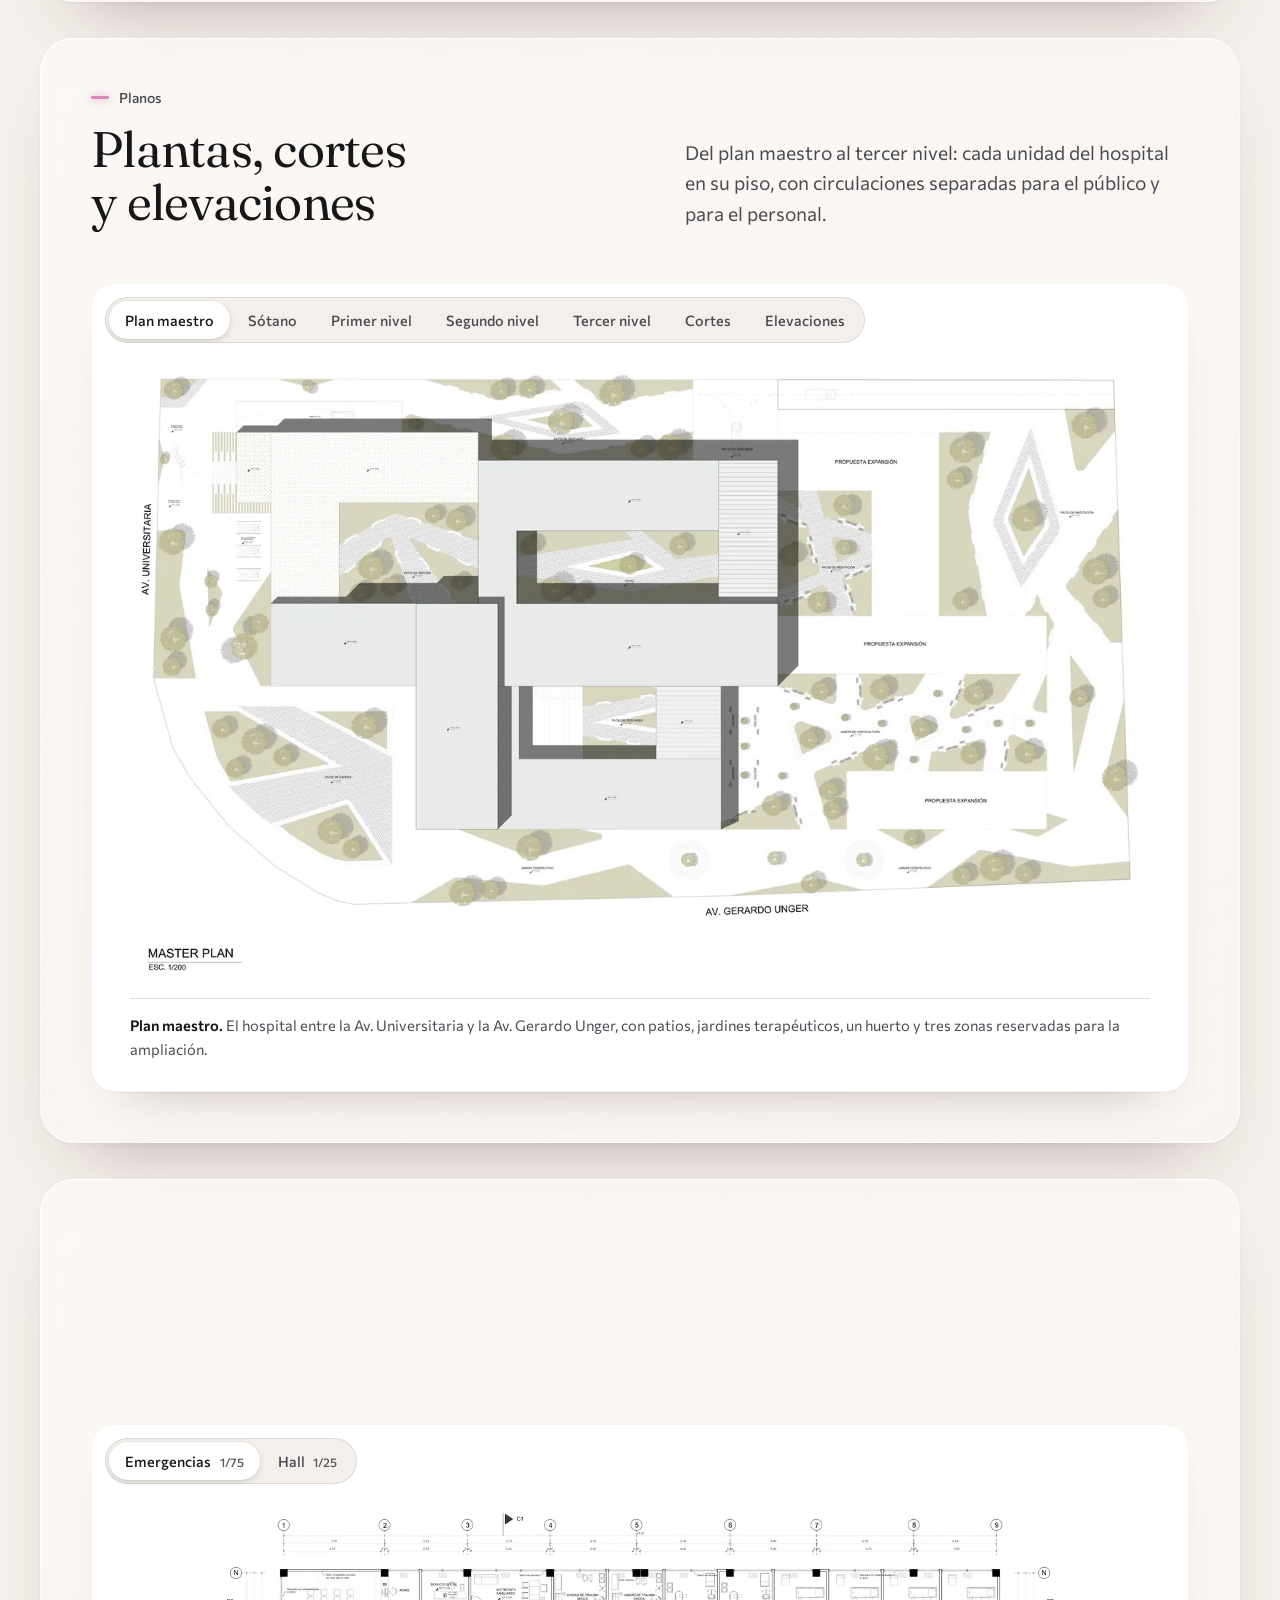
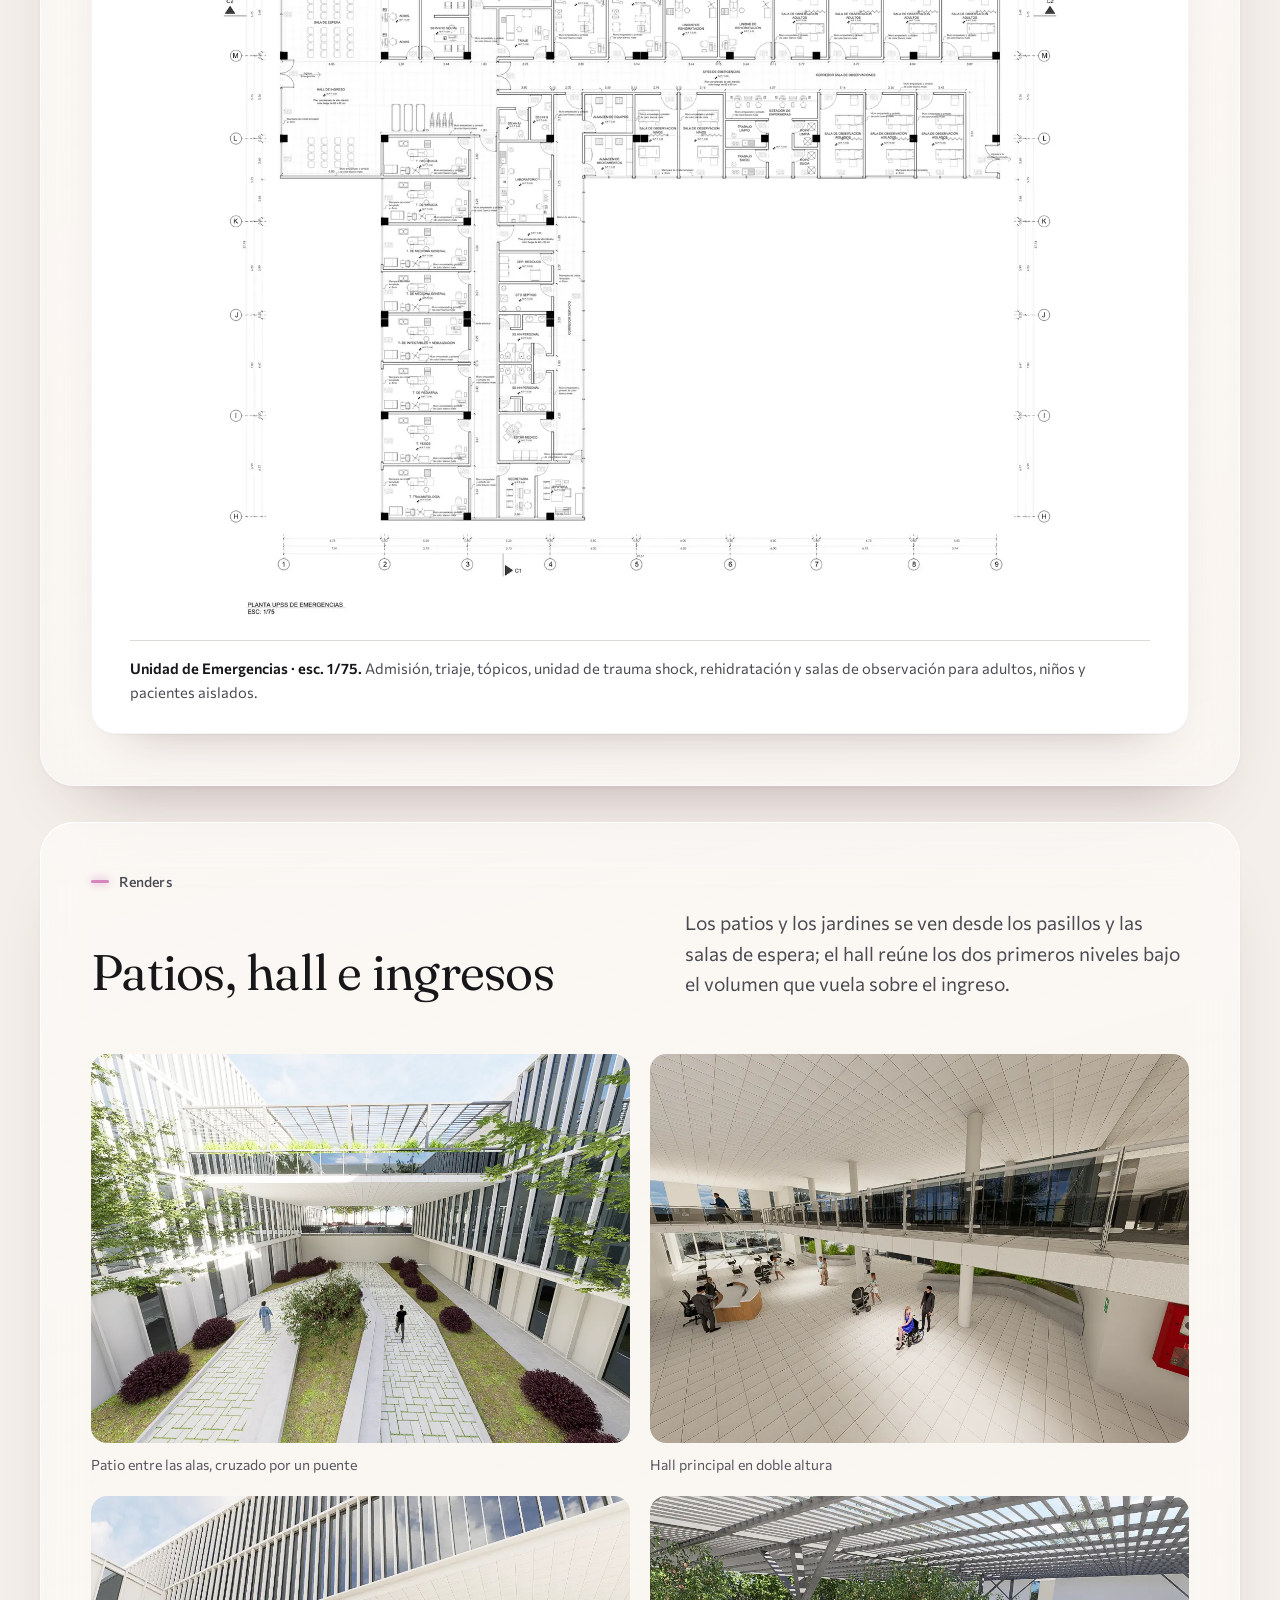
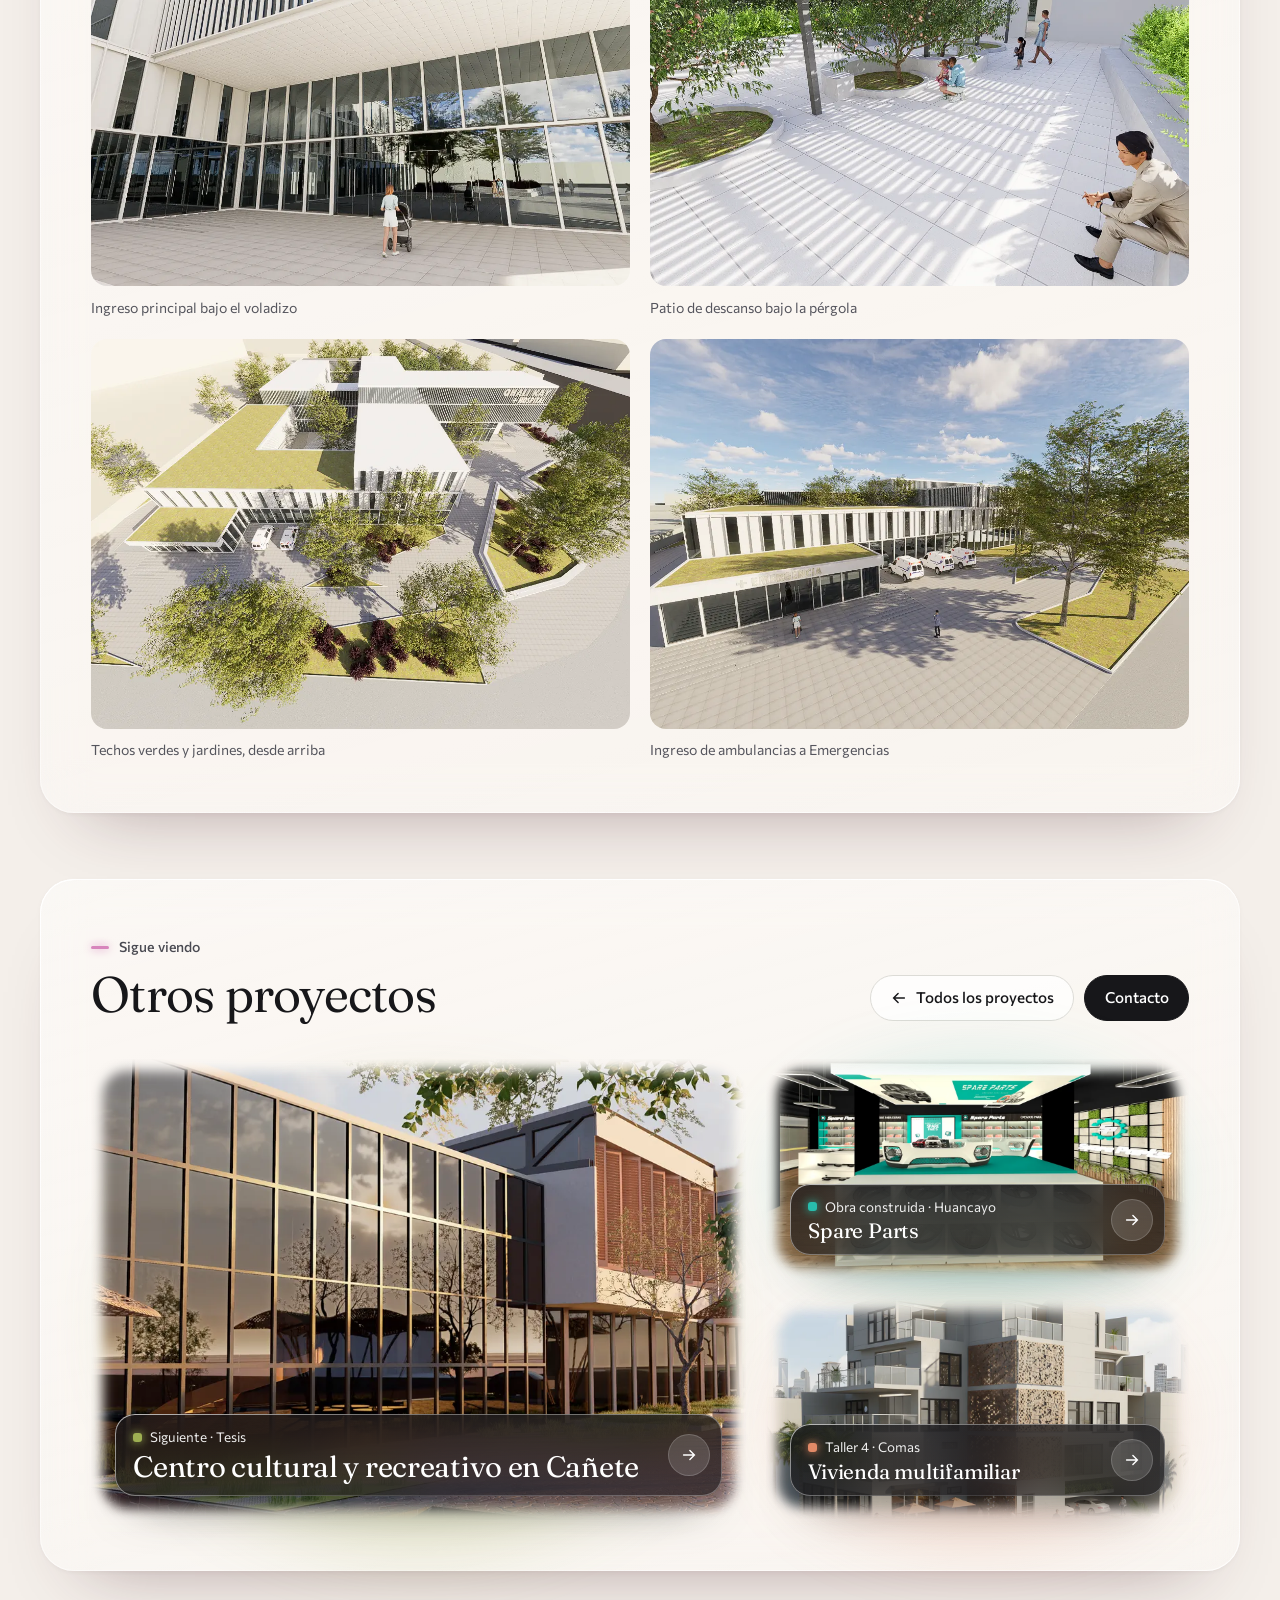
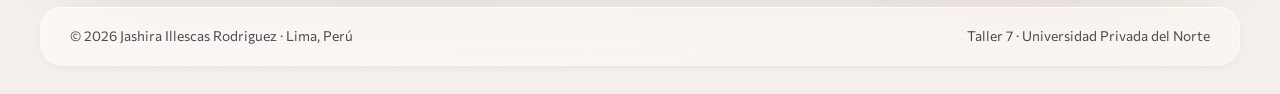
<file: hospital-los-olivos.html>
<!doctype html>
<html lang="es">
<head>
  <meta charset="utf-8">
  <meta name="viewport" content="width=device-width, initial-scale=1">
  <title>Hospital tipo II en Los Olivos · Jashira Illescas</title>
  <meta name="description" content="Taller 7 (UPN), proyecto en grupo: hospital tipo II en Los Olivos, Lima. Análisis de sitio, composición volumétrica, plan maestro, plantas, cortes, elevaciones, detalles y renders.">
  <meta name="theme-color" content="#f2f2ef">
  <meta property="og:title" content="Hospital tipo II en Los Olivos · Jashira Illescas">
  <meta property="og:description" content="Un hospital de cuatro niveles alrededor de patios y jardines, en el cruce de la Av. Universitaria con la Av. Gerardo Unger.">
  <meta property="og:image" content="img/og.jpg">
  <link rel="icon" href="assets/img/favicon.svg" type="image/svg+xml">
  <link rel="preconnect" href="https://fonts.googleapis.com">
  <link rel="preconnect" href="https://fonts.gstatic.com" crossorigin>
  <link rel="stylesheet" href="https://fonts.googleapis.com/css2?family=Commissioner:wght,FLAR,VOLM@300..700,40,0&family=Fraunces:ital,opsz,wght,SOFT,WONK@0,9..144,300..600,100,0;1,9..144,300..600,100,1&display=swap">
  <link rel="stylesheet" href="assets/css/styles.css?v=12">
  <script>
    // Antes del primer pintado: marca que hay JS, permite ver la versión con todas las animaciones
    // (localStorage animar=1) y, al llegar desde otra página del sitio, le da a la portada (o a la tarjeta
    // del proyecto de donde vienes) el nombre «foto» para que la imagen viaje en la transición.
    (function () {
      var h = document.documentElement;
      h.classList.add("js");
      try { if (localStorage.getItem("animar") === "1") h.classList.add("animar"); } catch (e) {}
      addEventListener("pagereveal", function (e) {
        if (!e.viewTransition || (!h.classList.contains("animar") && matchMedia("(prefers-reduced-motion: reduce)").matches)) return;
        var img = document.querySelector(".cubierta__img img");
        if (!img) {
          var act = window.navigation && navigation.activation, desde = act && act.from && act.from.url;
          var archivo = desde ? new URL(desde).pathname.split("/").pop() : "";
          if (archivo) img = document.querySelector('.destacada[href="' + archivo + '"] > img, .tarjeta[href="' + archivo + '"] img');
        }
        if (!img) return;
        var r = img.getBoundingClientRect();
        if (!(r.width && r.bottom > 0 && r.top < innerHeight)) return;
        img.style.viewTransitionName = "foto";
        e.viewTransition.finished.finally(function () { img.style.viewTransitionName = ""; });
      });
    })();
  </script>
  <script type="speculationrules">
    { "prerender": [{ "where": { "and": [{ "href_matches": "/*" }, { "not": { "selector_matches": "[download], [target=_blank]" } }] }, "eagerness": "moderate" }] }
  </script>
</head>
<body data-proyecto="hospital">
  <a class="saltar" href="#contenido">Saltar al contenido</a>

  <header class="isla isla--proyecto vidrio" data-isla data-brillo>
    <a class="isla__marca" href="./" aria-label="Inicio: Jashira Illescas"><span class="isla__sello" aria-hidden="true">JI</span><span class="isla__nombre">Jashira Illescas</span></a>
    <span class="isla__sep" aria-hidden="true">/</span>
    <button class="isla__boton isla__boton--proyecto" type="button" data-abre="proyectos" aria-expanded="false" aria-controls="proyectos"><i aria-hidden="true"></i><span class="isla__largo">Hospital, Los Olivos</span><span class="isla__corto">Hospital</span><svg class="flecha-abajo" viewBox="0 0 10 10" aria-hidden="true"><path d="M1.5 3.5 5 7l3.5-3.5" fill="none" stroke="currentColor" stroke-width="1.4" stroke-linecap="round"/></svg></button>
    <span class="isla__sep" aria-hidden="true">/</span>
    <button class="isla__boton isla__boton--seccion" type="button" data-abre="secciones" aria-expanded="false" aria-controls="secciones"><span data-seccion-actual>Secciones</span><svg class="flecha-abajo" viewBox="0 0 10 10" aria-hidden="true"><path d="M1.5 3.5 5 7l3.5-3.5" fill="none" stroke="currentColor" stroke-width="1.4" stroke-linecap="round"/></svg></button>
    <span class="isla__avance" aria-hidden="true"></span>
  </header>
  <nav class="emergente vidrio" id="secciones" aria-label="Secciones del proyecto">
    <p class="emergente__titulo">En esta página</p>
    <ul class="lista-secciones">
      <li><a href="#lugar"><span>El lugar</span><span>análisis de sitio</span></a></li>
      <li><a href="#volumen"><span>Volumen</span><span>cinco pasos</span></a></li>
      <li><a href="#planos"><span>Planos</span><span>plantas, cortes y elevaciones</span></a></li>
      <li><a href="#detalle"><span>A detalle</span><span>Emergencias y el hall</span></a></li>
      <li><a href="#renders"><span>Renders</span><span>patios, hall e ingresos</span></a></li>
      <li><a href="#fin"><span>Otros proyectos</span><span>y contacto</span></a></li>
    </ul>
  </nav>
  <nav class="emergente vidrio" id="proyectos" aria-label="Proyectos">
    <p class="emergente__titulo">Proyectos</p>
    <ul class="lista-proyectos">
      <li><a href="spare-parts-huancayo.html" style="--c-acr: var(--spare-acrilico)"><img src="img/spare/mini-480.webp" alt="" width="56" height="42" loading="lazy"><span><strong>Spare Parts, Huancayo</strong><small>Obra construida</small></span><i aria-hidden="true"></i></a></li>
      <li><a href="vivienda-multifamiliar.html" style="--c-acr: var(--vivienda-acrilico)"><img src="img/vivienda/mini-480.webp" alt="" width="56" height="42" loading="lazy"><span><strong>Vivienda multifamiliar</strong><small>Taller 4 · Comas</small></span><i aria-hidden="true"></i></a></li>
      <li><a href="centro-cultural-rimac.html" style="--c-acr: var(--rimac-acrilico)"><img src="img/rimac/mini-480.webp" alt="" width="56" height="42" loading="lazy"><span><strong>Centro cultural</strong><small>Taller 5 · Rímac</small></span><i aria-hidden="true"></i></a></li>
      <li><a href="hospital-los-olivos.html" aria-current="page" style="--c-acr: var(--hospital-acrilico)"><img src="img/hospital/mini-480.webp" alt="" width="56" height="42" loading="lazy"><span><strong>Hospital tipo II</strong><small>Taller 7 · Los Olivos</small></span><i aria-hidden="true"></i></a></li>
      <li><a href="centro-cultural-canete.html" style="--c-acr: var(--canete-acrilico)"><img src="img/canete/mini-480.webp" alt="" width="56" height="42" loading="lazy"><span><strong>Centro cultural y recreativo</strong><small>Tesis · Cañete</small></span><i aria-hidden="true"></i></a></li>
    </ul>
    <div class="emergente__pie">
      <a href="./">Inicio</a>
      <a href="./#perfil">Perfil</a>
      <a href="./#contacto">Contacto</a>
      <a class="cv" href="descargas/CV_Jashira_Illescas.pdf" download>CV en PDF</a>
    </div>
  </nav>

  <main id="contenido">
    <section class="cubierta" aria-labelledby="t-proyecto">
      <figure class="cubierta__img"><img src="img/hospital/portada-2000.webp" srcset="img/hospital/portada-1200.webp 1200w, img/hospital/portada-2000.webp 2000w" sizes="100vw" width="2000" height="1114" fetchpriority="high" alt="Vista aérea del hospital: volúmenes blancos con parasoles verticales, el ingreso de vidrio con el nombre Qhali Kay y jardines en forma de triángulo"></figure>
      <div class="contenedor cubierta__contenido">
        <div class="cubierta__placa vidrio vidrio--oscuro" data-brillo>
          <span class="canto" aria-hidden="true"></span>
          <p class="etiqueta etiqueta--clara">Taller 7 · UPN · proyecto en grupo</p>
          <h1 class="cubierta__titulo" id="t-proyecto">Hospital tipo&nbsp;II en <em>Los Olivos</em></h1>
        </div>
        <a class="cubierta__bajar vidrio vidrio--oscuro" href="#resumen">Ver el proyecto <svg viewBox="0 0 20 20" fill="none" stroke="currentColor" stroke-width="1.6" stroke-linecap="round" aria-hidden="true"><path d="M10 4v12m-5-5 5 5 5-5"/></svg></a>
      </div>
    </section>

    <!-- resumen: lema y ficha, fuera de la foto -->
    <section class="resumen" id="resumen" aria-label="Resumen del proyecto">
      <div class="contenedor hoja resumen__hoja revelar" data-brillo>
        <p class="resumen__lema">Qhali Kay («salud», en quechua) es un hospital para el norte de Lima: cuatro niveles alrededor de patios y jardines, un ingreso propio para Emergencias y espacio reservado para crecer.</p>
        <dl class="ficha">
          <div><dt>Lugar</dt><dd>Los Olivos, Lima</dd></div>
          <div><dt>Frentes</dt><dd>Av. Universitaria y Av. Gerardo Unger</dd></div>
          <div><dt>Terreno</dt><dd>24,904 m²</dd></div>
          <div><dt>Niveles</dt><dd>Sótano y 4 niveles</dd></div>
          <div><dt>Curso</dt><dd>Taller 7 · UPN · en grupo · Expo-Proyectos 2024-1</dd></div>
          <div class="ficha__ancha"><dt>Programa</dt><dd>Emergencias, consulta externa, diagnóstico por imágenes, hospitalización, UCI, centros quirúrgico y obstétrico, rehabilitación, laboratorio y banco de sangre</dd></div>
        </dl>
      </div>
    </section>

    <section class="seccion" id="lugar" aria-labelledby="t-lugar">
      <div class="contenedor hoja" data-brillo>
        <header class="cabeza cabeza--dos revelar">
          <p class="etiqueta">El lugar</p>
          <h2 class="titulo" id="t-lugar">Salud más cerca, en el norte de Lima</h2>
          <p class="entradilla">Un hospital en Los Olivos mejoraría el acceso a servicios de salud de calidad. Antes de dibujar, el análisis de sitio estudió el entorno, las vías y el terreno.</p>
        </header>

        <!-- ubicación: el mapa de usos de suelo del panel, con su leyenda -->
        <div class="ubicacion revelar">
          <figure class="ubicacion__mapa capa">
            <div class="mapa-lienzo" style="max-width:560px">
              <img src="img/hospital/mapa-usos-1440.webp" srcset="img/hospital/mapa-usos-900.webp 900w, img/hospital/mapa-usos-1440.webp 1440w" sizes="(min-width: 860px) 560px, 92vw" width="1440" height="1440" loading="lazy" alt="Mapa circular del entorno con las manzanas coloreadas según su uso: vivienda, comercio, áreas verdes e industria, y las avenidas Universitaria, Gerardo Unger, Metropolitana, Alfredo Mendiola y Panamericana Norte">
            </div>
            <figcaption>Usos de suelo alrededor del terreno</figcaption>
          </figure>
          <div class="ubicacion__texto">
            <h3 class="titulo-3">En el cruce de dos avenidas</h3>
            <p>El terreno está en el límite de Los Olivos con Comas, donde la Av. Universitaria cruza la Av. Gerardo Unger. Se llega desde la red vial metropolitana, y el hospital atendería a quienes viven a menos de una hora de viaje.</p>
            <ul class="leyenda-mapa">
              <li><i style="background:#e2dedd;height:10px;box-shadow:inset 0 0 0 1px rgba(0,0,0,.14)"></i>Zona residencial · 33.6 %</li>
              <li><i style="background:#ddbdac;height:10px"></i>Áreas verdes · 22.2 %</li>
              <li><i style="background:#d6bfb4;height:10px;box-shadow:inset 0 0 0 1px rgba(0,0,0,.1)"></i>Zona comercial · 21.6 %</li>
              <li><i style="background:#c1b0ae;height:10px"></i>Zona industrial · 7.5 %</li>
            </ul>
          </div>
        </div>

        <div class="kpis revelar" style="margin-top:clamp(2rem,4vw,3rem)">
          <div class="kpi"><span class="kpi__etq">Terreno</span><span class="kpi__valor">2.5 ha</span><span class="kpi__det">24,904 m² y 667 m de perímetro</span></div>
          <div class="kpi"><span class="kpi__etq">Edificio</span><span class="kpi__valor">50 %</span><span class="kpi__det">del terreno</span></div>
          <div class="kpi"><span class="kpi__etq">Área libre</span><span class="kpi__valor">30 %</span><span class="kpi__det">patios, jardines y plazas</span></div>
          <div class="kpi"><span class="kpi__etq">Ampliación futura</span><span class="kpi__valor">20 %</span><span class="kpi__det">reservado para crecer</span></div>
        </div>

        <h3 class="titulo-3" style="margin-top:clamp(2rem,4vw,3rem)">Por qué este terreno</h3>
        <div class="normas revelar">
          <div class="norma"><svg viewBox="0 0 40 40" fill="none" stroke="currentColor" stroke-width="1.6" stroke-linejoin="round" aria-hidden="true"><rect x="8" y="6" width="24" height="24" rx="4"/><path d="M8 19h24M13 11h14"/><circle cx="14" cy="25" r="1.6"/><circle cx="26" cy="25" r="1.6"/><path d="M12 30v4M28 30v4"/></svg><strong>Acceso desde la red vial metropolitana</strong></div>
          <div class="norma"><svg viewBox="0 0 40 40" fill="none" stroke="currentColor" stroke-width="1.6" stroke-linejoin="round" aria-hidden="true"><path d="M20 5 35 32H5Z"/><path d="M20 15v8M20 27v1"/></svg><strong>Fuera de zona de riesgo</strong></div>
          <div class="norma"><svg viewBox="0 0 40 40" fill="none" stroke="currentColor" stroke-width="1.6" stroke-linejoin="round" aria-hidden="true"><path d="M5 35h30M8 35V18h10v17M22 35V8h10v27"/><path d="M12 22h2M12 27h2M26 13h2M26 18h2M26 23h2M26 28h2"/></svg><strong>Cerca de otros equipamientos</strong></div>
          <div class="norma"><svg viewBox="0 0 40 40" fill="none" stroke="currentColor" stroke-width="1.6" stroke-linejoin="round" aria-hidden="true"><path d="M22 4 10 22h9l-2 14 13-19h-9Z"/></svg><strong>Acceso a servicios públicos</strong></div>
          <div class="norma"><svg viewBox="0 0 40 40" fill="none" stroke="currentColor" stroke-width="1.6" aria-hidden="true"><circle cx="20" cy="20" r="14"/><circle cx="20" cy="20" r="8"/><circle cx="20" cy="20" r="2.5" fill="currentColor"/></svg><strong>Cerca de centralidades urbanas</strong></div>
        </div>
      </div>
    </section>

    <section class="seccion" id="volumen" aria-labelledby="t-volumen">
      <div class="contenedor hoja" data-brillo>
        <header class="cabeza cabeza--dos revelar">
          <p class="etiqueta">Composición</p>
          <h2 class="titulo" id="t-volumen">Cinco pasos para llegar a la forma</h2>
          <p class="entradilla">Un eje ordena tres prismas; al vaciarlos quedan los patios que dan luz y aire a cada ala. Elige un paso para ver su diagrama.</p>
        </header>
        <div class="proceso revelar" data-proceso>
          <div class="proceso__escena">
            <img class="activo" data-paso="1" src="img/hospital/proceso-1-559.webp" width="559" height="438" loading="lazy" alt="Diagrama 1: el terreno con sus retiros y un solo volumen al centro">
            <img data-paso="2" src="img/hospital/proceso-2-559.webp" width="559" height="438" loading="lazy" alt="Diagrama 2: tres prismas rectangulares ordenados por un eje">
            <img data-paso="3" src="img/hospital/proceso-3-559.webp" width="559" height="438" loading="lazy" alt="Diagrama 3: los prismas vaciados por dentro, formando patios">
            <img data-paso="4" src="img/hospital/proceso-4-559.webp" width="559" height="438" loading="lazy" alt="Diagrama 4: el volumen apilado en varios niveles">
            <img data-paso="5" src="img/hospital/proceso-5-559.webp" width="559" height="438" loading="lazy" alt="Diagrama 5: la ampliación futura siguiendo la forma principal">
          </div>
          <ol class="proceso__pasos">
            <li><button type="button" data-paso="1" aria-pressed="true"><b>1</b><strong>Terreno y retiros</strong><span>Se delimita el terreno respetando los retiros.</span></button></li>
            <li><button type="button" data-paso="2" aria-pressed="false"><b>2</b><strong>Un eje, tres prismas</strong><span>Un eje principal ordena tres prismas rectangulares.</span></button></li>
            <li><button type="button" data-paso="3" aria-pressed="false"><b>3</b><strong>Patios</strong><span>Los prismas se vacían por dentro y aparecen los patios.</span></button></li>
            <li><button type="button" data-paso="4" aria-pressed="false"><b>4</b><strong>Varios niveles</strong><span>El volumen crece en altura siguiendo la forma inicial.</span></button></li>
            <li><button type="button" data-paso="5" aria-pressed="false"><b>5</b><strong>Crecer después</strong><span>La ampliación futura sigue la forma principal.</span></button></li>
          </ol>
        </div>
      </div>
    </section>

    <section class="seccion" id="planos" aria-labelledby="t-planos">
      <div class="contenedor hoja" data-brillo>
        <header class="cabeza cabeza--dos revelar">
          <p class="etiqueta">Planos</p>
          <h2 class="titulo" id="t-planos">Plantas, cortes y elevaciones</h2>
          <p class="entradilla">Del plan maestro al tercer nivel: cada unidad del hospital en su piso, con circulaciones separadas para el público y para el personal.</p>
        </header>
        <div class="mesa revelar">
          <div class="mesa__barra">
            <div class="segmentado" data-segmentado role="tablist" aria-label="Láminas">
              <button type="button" role="tab" id="th1" aria-controls="ph1" aria-selected="true">Plan maestro</button>
              <button type="button" role="tab" id="th2" aria-controls="ph2" aria-selected="false">Sótano</button>
              <button type="button" role="tab" id="th3" aria-controls="ph3" aria-selected="false">Primer nivel</button>
              <button type="button" role="tab" id="th4" aria-controls="ph4" aria-selected="false">Segundo nivel</button>
              <button type="button" role="tab" id="th5" aria-controls="ph5" aria-selected="false">Tercer nivel</button>
              <button type="button" role="tab" id="th6" aria-controls="ph6" aria-selected="false">Cortes</button>
              <button type="button" role="tab" id="th7" aria-controls="ph7" aria-selected="false">Elevaciones</button>
            </div>
          </div>
          <figure class="lamina" id="ph1" role="tabpanel" aria-labelledby="th1" style="--w: 1400"><img src="img/hospital/plan-maestro-2600.webp" srcset="img/hospital/plan-maestro-1400.webp 1400w, img/hospital/plan-maestro-2600.webp 2600w" sizes="(min-width: 1320px) 1150px, 94vw" width="2600" height="1574" loading="lazy" alt="Plan maestro: el hospital entre la Av. Universitaria y la Av. Gerardo Unger, con patios, jardines y tres zonas de ampliación">
            <figcaption><strong>Plan maestro.</strong> El hospital entre la Av. Universitaria y la Av. Gerardo Unger, con patios, jardines terapéuticos, un huerto y tres zonas reservadas para la ampliación.</figcaption></figure>
          <figure class="lamina" id="ph2" role="tabpanel" aria-labelledby="th2" style="--w: 1400" hidden><img src="img/hospital/planta-sotano-2600.webp" srcset="img/hospital/planta-sotano-1400.webp 1400w, img/hospital/planta-sotano-2600.webp 2600w" sizes="(min-width: 1320px) 1150px, 94vw" width="2600" height="1957" loading="lazy" alt="Planta del sótano: estacionamiento, auditorio, cafetería, biblioteca y anatomía patológica">
            <figcaption><strong>Sótano · esc. 1/125.</strong> Estacionamiento, auditorio, cafetería, biblioteca y anatomía patológica.</figcaption></figure>
          <figure class="lamina" id="ph3" role="tabpanel" aria-labelledby="th3" style="--w: 1400" hidden><img src="img/hospital/planta-primer-nivel-2600.webp" srcset="img/hospital/planta-primer-nivel-1400.webp 1400w, img/hospital/planta-primer-nivel-2600.webp 2600w" sizes="(min-width: 1320px) 1150px, 94vw" width="2600" height="1957" loading="lazy" alt="Planta del primer nivel: consulta externa, diagnóstico por imágenes, farmacia, nutrición, lavandería, el hall de ingreso y los patios">
            <figcaption><strong>Primer nivel · esc. 1/125.</strong> Consulta externa, diagnóstico por imágenes, farmacia, nutrición, lavandería y el hall de ingreso. Emergencias, a la izquierda, queda fuera de esta lámina: su planta completa está en «A detalle».</figcaption></figure>
          <figure class="lamina" id="ph4" role="tabpanel" aria-labelledby="th4" style="--w: 1400" hidden><img src="img/hospital/planta-segundo-nivel-2600.webp" srcset="img/hospital/planta-segundo-nivel-1400.webp 1400w, img/hospital/planta-segundo-nivel-2600.webp 2600w" sizes="(min-width: 1320px) 1150px, 94vw" width="2600" height="1957" loading="lazy" alt="Planta del segundo nivel: UCI, hospitalización, consulta externa, patología clínica, banco de sangre y rehabilitación alrededor de dos patios">
            <figcaption><strong>Segundo nivel · esc. 1/125.</strong> UCI, hospitalización, consulta externa, patología clínica, banco de sangre y rehabilitación, alrededor de dos patios.</figcaption></figure>
          <figure class="lamina" id="ph5" role="tabpanel" aria-labelledby="th5" style="--w: 1400" hidden><img src="img/hospital/planta-tercer-nivel-2600.webp" srcset="img/hospital/planta-tercer-nivel-1400.webp 1400w, img/hospital/planta-tercer-nivel-2600.webp 2600w" sizes="(min-width: 1320px) 1150px, 94vw" width="2600" height="1922" loading="lazy" alt="Planta del tercer nivel: centro obstétrico, centro quirúrgico, esterilización, residencia médica, techo verde y terraza">
            <figcaption><strong>Tercer nivel · esc. 1/125.</strong> Centro obstétrico, centro quirúrgico, esterilización y residencia médica, con un techo verde y una terraza. En el cuarto nivel solo queda la administración.</figcaption></figure>
          <div class="lamina" id="ph6" role="tabpanel" aria-labelledby="th6" hidden>
            <div class="laminas-apiladas" style="width:100%">
              <figure class="lamina" style="--w: 1400"><img src="img/hospital/corte-aa-2600.webp" srcset="img/hospital/corte-aa-1400.webp 1400w, img/hospital/corte-aa-2600.webp 2600w" sizes="(min-width: 1320px) 1150px, 94vw" width="2600" height="611" loading="lazy" alt="Corte A-A con el estacionamiento en el sótano, un patio con árboles y las alas de tres niveles"><figcaption><strong>Corte A-A · esc. 1/125.</strong> El estacionamiento en el sótano, un patio con árboles y las alas de hospitalización.</figcaption></figure>
              <figure class="lamina" style="--w: 1400"><img src="img/hospital/corte-dd-2600.webp" srcset="img/hospital/corte-dd-1400.webp 1400w, img/hospital/corte-dd-2600.webp 2600w" sizes="(min-width: 1320px) 1150px, 94vw" width="2600" height="695" loading="lazy" alt="Corte D-D desde la Av. Gerardo Unger, con el patio hundido de graderías y los patios en doble altura"><figcaption><strong>Corte D-D · esc. 1/125.</strong> Desde la Av. Gerardo Unger: el patio hundido con graderías y los patios que cruzan los niveles.</figcaption></figure>
            </div>
          </div>
          <div class="lamina" id="ph7" role="tabpanel" aria-labelledby="th7" hidden>
            <div class="laminas-apiladas" style="width:100%">
              <figure class="lamina" style="--w: 1400"><img src="img/hospital/elevacion-frontal-2600.webp" srcset="img/hospital/elevacion-frontal-1400.webp 1400w, img/hospital/elevacion-frontal-2600.webp 2600w" sizes="(min-width: 1320px) 1150px, 94vw" width="2600" height="770" loading="lazy" alt="Elevación frontal con mamparas de vidrio, muros blancos y el ingreso a Emergencias"><figcaption><strong>Elevación frontal · esc. 1/125.</strong> Mamparas de vidrio templado con carpintería de aluminio y muros blancos; a la izquierda, el ingreso a Emergencias.</figcaption></figure>
              <figure class="lamina" style="--w: 1400"><img src="img/hospital/elevacion-lateral-2600.webp" srcset="img/hospital/elevacion-lateral-1400.webp 1400w, img/hospital/elevacion-lateral-2600.webp 2600w" sizes="(min-width: 1320px) 1150px, 94vw" width="2600" height="767" loading="lazy" alt="Elevación lateral derecha con el volumen en voladizo sobre el ingreso"><figcaption><strong>Elevación lateral derecha · esc. 1/125.</strong> Al centro, el volumen que vuela sobre el ingreso principal.</figcaption></figure>
            </div>
          </div>
        </div>
      </div>
    </section>

    <section class="seccion" id="detalle" aria-labelledby="t-detalle">
      <div class="contenedor hoja" data-brillo>
        <header class="cabeza cabeza--dos revelar">
          <p class="etiqueta">A detalle</p>
          <h2 class="titulo" id="t-detalle">Emergencias y el hall de ingreso</h2>
          <p class="entradilla">Emergencias tiene su propio ingreso para ambulancias. El hall es una fachada de vidrio de ocho metros de alto; su corte a 1/25 muestra cómo se arma.</p>
        </header>
        <div class="mesa revelar">
          <div class="mesa__barra">
            <div class="segmentado" data-segmentado role="tablist" aria-label="Detalles">
              <button type="button" role="tab" id="td1" aria-controls="pd1" aria-selected="true">Emergencias <small>1/75</small></button>
              <button type="button" role="tab" id="td2" aria-controls="pd2" aria-selected="false">Hall <small>1/25</small></button>
            </div>
          </div>
          <figure class="lamina" id="pd1" role="tabpanel" aria-labelledby="td1" style="--w: 1400"><img src="img/hospital/planta-emergencias-2600.webp" srcset="img/hospital/planta-emergencias-1400.webp 1400w, img/hospital/planta-emergencias-2600.webp 2600w" sizes="(min-width: 1320px) 1150px, 94vw" width="2600" height="2201" loading="lazy" alt="Planta de la unidad de Emergencias: admisión, triaje, tópicos, trauma shock, rehidratación y salas de observación">
            <figcaption><strong>Unidad de Emergencias · esc. 1/75.</strong> Admisión, triaje, tópicos, unidad de trauma shock, rehidratación y salas de observación para adultos, niños y pacientes aislados.</figcaption></figure>
          <figure class="lamina" id="pd2" role="tabpanel" aria-labelledby="td2" style="--w: 1400" hidden><img src="img/hospital/detalle-hall-2600.webp" srcset="img/hospital/detalle-hall-1400.webp 1400w, img/hospital/detalle-hall-2600.webp 2600w" sizes="(min-width: 1320px) 1150px, 94vw" width="2600" height="2229" loading="lazy" alt="Corte de la fachada de vidrio del hall principal, con el pasadizo del segundo nivel y sus materiales anotados">
            <figcaption><strong>Corte del hall principal · esc. 1/25.</strong> Vidrio templado de 10 mm sobre montantes de acero inoxidable y el pasadizo del segundo nivel sobre placa colaborante.</figcaption></figure>
        </div>
      </div>
    </section>

    <section class="seccion" id="renders" aria-labelledby="t-renders">
      <div class="contenedor hoja" data-brillo>
        <header class="cabeza cabeza--dos revelar">
          <p class="etiqueta">Renders</p>
          <h2 class="titulo" id="t-renders">Patios, hall e ingresos</h2>
          <p class="entradilla">Los patios y los jardines se ven desde los pasillos y las salas de espera; el hall reúne los dos primeros niveles bajo el volumen que vuela sobre el ingreso.</p>
        </header>
        <div class="galeria revelar">
          <figure class="foto g-6"><img src="img/hospital/render-patio-1056.webp" width="1056" height="764" loading="lazy" alt="Patio largo entre dos alas del hospital, con jardineras, senderos de adoquín y un puente que las une"><figcaption>Patio entre las alas, cruzado por un puente</figcaption></figure>
          <figure class="foto g-6"><img src="img/hospital/render-hall-1056.webp" width="1056" height="764" loading="lazy" alt="Hall en doble altura con el mostrador de admisión, jardineras y el pasadizo del segundo nivel"><figcaption>Hall principal en doble altura</figcaption></figure>
          <figure class="foto g-6"><img src="img/hospital/render-ingreso-1056.webp" width="1056" height="764" loading="lazy" alt="Ingreso principal de vidrio bajo un volumen con parasoles verticales en voladizo"><figcaption>Ingreso principal bajo el voladizo</figcaption></figure>
          <figure class="foto g-6"><img src="img/hospital/render-terraza-1056.webp" width="1056" height="764" loading="lazy" alt="Patio de descanso bajo una pérgola, con árboles en jardineras circulares y personas sentadas"><figcaption>Patio de descanso bajo la pérgola</figcaption></figure>
          <figure class="foto g-6"><img src="img/hospital/render-aereo-1056.webp" width="1056" height="764" loading="lazy" alt="Vista aérea con los techos verdes, el estacionamiento de ambulancias y los jardines"><figcaption>Techos verdes y jardines, desde arriba</figcaption></figure>
          <figure class="foto g-6"><img src="img/hospital/render-emergencias-1056.webp" width="1056" height="764" loading="lazy" alt="Ambulancias estacionadas frente al volumen de Emergencias, de un nivel y con techo verde"><figcaption>Ingreso de ambulancias a Emergencias</figcaption></figure>
        </div>
      </div>
    </section>

    <!-- salida: otros proyectos, sin bucle -->
    <nav class="fin" id="fin" aria-labelledby="t-fin">
      <div class="contenedor hoja" data-brillo>
        <div class="fin__cab">
          <div>
            <p class="etiqueta">Sigue viendo</p>
            <h2 class="titulo" id="t-fin">Otros proyectos</h2>
          </div>
          <div class="fin__acciones">
            <a class="boton boton--volver" href="./#proyectos"><svg viewBox="0 0 20 20" fill="none" stroke="currentColor" stroke-width="1.6" stroke-linecap="round" aria-hidden="true"><path d="M16 10H4m5-5-5 5 5 5"/></svg>Todos los proyectos</a>
            <a class="boton boton--lleno" href="./#contacto">Contacto</a>
          </div>
        </div>
        <ul class="fin__lista">
          <li><a href="centro-cultural-canete.html" style="--c-acr: var(--canete-acrilico)"><img src="img/canete/portada-1200.webp" width="1200" height="675" loading="lazy" alt=""><span class="fin__placa vidrio vidrio--oscuro"><span class="fin__etq">Siguiente · Tesis</span><strong>Centro cultural y recreativo en Cañete</strong><span class="fin__flecha" aria-hidden="true"><svg viewBox="0 0 20 20" fill="none" stroke="currentColor" stroke-width="1.6" stroke-linecap="round"><path d="M4 10h12m-5-5 5 5-5 5"/></svg></span></span></a></li>
          <li><a href="spare-parts-huancayo.html" style="--c-acr: var(--spare-acrilico)"><img src="img/spare/portada-1280.webp" width="1280" height="720" loading="lazy" alt=""><span class="fin__placa vidrio vidrio--oscuro"><span class="fin__etq">Obra construida · Huancayo</span><strong>Spare Parts</strong><span class="fin__flecha" aria-hidden="true"><svg viewBox="0 0 20 20" fill="none" stroke="currentColor" stroke-width="1.6" stroke-linecap="round"><path d="M4 10h12m-5-5 5 5-5 5"/></svg></span></span></a></li>
          <li><a href="vivienda-multifamiliar.html" style="--c-acr: var(--vivienda-acrilico)"><img src="img/vivienda/portada-1200.webp" width="1200" height="840" loading="lazy" alt=""><span class="fin__placa vidrio vidrio--oscuro"><span class="fin__etq">Taller 4 · Comas</span><strong>Vivienda multifamiliar</strong><span class="fin__flecha" aria-hidden="true"><svg viewBox="0 0 20 20" fill="none" stroke="currentColor" stroke-width="1.6" stroke-linecap="round"><path d="M4 10h12m-5-5 5 5-5 5"/></svg></span></span></a></li>
        </ul>
      </div>
    </nav>
  </main>

  <footer class="pie">
    <div class="contenedor">
      <span>© 2026 Jashira Illescas Rodriguez · Lima, Perú</span>
      <span>Taller 7 · Universidad Privada del Norte</span>
    </div>
  </footer>
  <script type="module" src="assets/js/main.js?v=12"></script>
</body>
</html>
</file>
<file: assets/css/styles.css>
/* ==========================================================================
   Portafolio · Jashira Illescas — v5
   Idea: la web como una maqueta de estudio. Detrás hay luz de color (rosa,
   vino y el acrílico de cada proyecto) sobre papel con grano; encima, todo
   el contenido va en hojas de acrílico transparente (vidrio) y cada proyecto
   tiene su acrílico de color.
   Tipografía: Fraunces en su versión suave (SOFT 100) para el nombre y los
   títulos, con la cursiva reservada para el nombre y los lugares; Commissioner
   con remates abiertos (FLAR 40) para leer y para los controles.
   ========================================================================== */

:root {
  --lienzo: #f4efea;          /* papel cálido: la base bajo la luz de color */
  --lienzo-2: #ebe4dc;
  --blanco: #ffffff;
  --tinta: #17171a;
  --tinta-2: #4a4a52;
  --tinta-3: #55555d;          /* más oscuro que en v4 y v5: el texto va sobre vidrio que deja pasar la luz de color */
  --linea: #dcdbd6;
  --linea-2: #c7c5bf;
  --rosa: #ecd4ce;            /* rosa palo: su identidad */
  --vino: #772733;

  /* un acrílico por proyecto (misma luminosidad y croma en OKLCH, distinto tono) */
  --spare: #00776a;    --spare-claro: #d3efea;    --spare-acrilico: #28bdad;
  --vivienda: #964b2c; --vivienda-claro: #fbe3d8; --vivienda-acrilico: #e38a67;
  --rimac: #4e5ea2;    --rimac-claro: #e1e7fb;    --rimac-acrilico: #8a9ff0;
  --canete: #5e6b10;   --canete-claro: #e6ecd4;   --canete-acrilico: #9eaf52;
  --hospital: #8b4a77; --hospital-claro: #f7e1ef; --hospital-acrilico: #d786bc;   /* malva: el hueco de tono entre el azul del Rímac y la terracota de la vivienda */

  --acento: var(--vino);
  --acento-claro: var(--rosa);
  --acento-acrilico: #d7a196;

  --f-display: "Fraunces", Georgia, "Times New Roman", serif;
  --f-texto: "Commissioner", system-ui, -apple-system, "Segoe UI", Roboto, sans-serif;

  --radio: 24px;
  --radio-m: 16px;
  --radio-s: 10px;
  --gutter: clamp(16px, 4vw, 40px);
  --ancho: 1240px;

  --vidrio-fondo: linear-gradient(180deg, rgba(255, 255, 255, .72), rgba(255, 255, 255, .5));
  --vidrio-blur: blur(18px) saturate(175%);
  --vidrio-sombra: 0 14px 34px -16px rgba(20, 20, 30, .36), 0 2px 6px -2px rgba(20, 20, 30, .10);
  /* hojas de acrílico: las secciones completas. v5.1: menos blanco, deja pasar más luz de color (el texto gris se
     oscureció un poco para seguir por encima de 4.5:1 de contraste) */
  --hoja-fondo: linear-gradient(165deg, rgba(255, 255, 255, .54), rgba(255, 255, 255, .38));
  --hoja-blur: blur(26px) saturate(150%);
  --hoja-sombra: 0 40px 70px -48px rgba(70, 30, 40, .42), 0 2px 8px -4px rgba(70, 30, 40, .12);
  --capa: rgba(255, 255, 255, .56);            /* piezas dentro de una hoja: ya están sobre vidrio, no repiten el desenfoque */
  --capa-borde: rgba(255, 255, 255, .75);
  /* luz de color del fondo: rosa y vino en la portada; en cada proyecto, su acrílico */
  --luz-1: var(--rosa);
  --luz-2: #f1dcc3;
  --luz-3: rgba(215, 161, 150, .6);
  --luz-4: rgba(119, 39, 51, .15);

  --ease: cubic-bezier(.2, .8, .2, 1);
  --muelle: cubic-bezier(.34, 1.36, .64, 1);
  color-scheme: light;
}

[data-proyecto="spare"]    { --acento: var(--spare);    --acento-claro: var(--spare-claro);    --acento-acrilico: var(--spare-acrilico); }
[data-proyecto="vivienda"] { --acento: var(--vivienda); --acento-claro: var(--vivienda-claro); --acento-acrilico: var(--vivienda-acrilico); }
[data-proyecto="rimac"]    { --acento: var(--rimac);    --acento-claro: var(--rimac-claro);    --acento-acrilico: var(--rimac-acrilico); }
[data-proyecto="canete"]   { --acento: var(--canete);   --acento-claro: var(--canete-claro);   --acento-acrilico: var(--canete-acrilico); }
[data-proyecto="hospital"] { --acento: var(--hospital); --acento-claro: var(--hospital-claro); --acento-acrilico: var(--hospital-acrilico); }
[data-proyecto] { --luz-1: var(--acento-claro); --luz-2: var(--rosa); }
[data-proyecto="spare"]    { --luz-3: rgba(40, 189, 173, .46); }
[data-proyecto="vivienda"] { --luz-3: rgba(227, 138, 103, .5); }
[data-proyecto="rimac"]    { --luz-3: rgba(138, 159, 240, .5); }
[data-proyecto="canete"]   { --luz-3: rgba(158, 175, 82, .5); }
[data-proyecto="hospital"] { --luz-3: rgba(215, 134, 188, .46); }

/* ------------------------------------------------------------------ base */
*, *::before, *::after { box-sizing: border-box; }
html { -webkit-text-size-adjust: 100%; scroll-padding-top: 88px; }
body {
  margin: 0;
  background: var(--lienzo);
  color: var(--tinta);
  font: 400 1rem/1.65 var(--f-texto);
  -webkit-font-smoothing: antialiased;
  text-rendering: optimizeLegibility;
  overflow-x: hidden;
}
/* luz de color: manchas difusas fijas detrás de todo; las hojas de vidrio las desenfocan al pasar.
   Abajo a la izquierda (donde va el texto de las portadas) queda la más clara. */
body::before {
  content: ""; position: fixed; inset: 0; z-index: -2; pointer-events: none;
  background:
    radial-gradient(62vmax 46vmax at 4% 6%, var(--luz-1), transparent 64%),
    radial-gradient(54vmax 44vmax at 98% 30%, var(--luz-3), transparent 66%),
    radial-gradient(70vmax 48vmax at 72% 104%, var(--luz-2), transparent 64%),
    radial-gradient(50vmax 30vmax at 52% -8%, var(--luz-4), transparent 70%),
    var(--lienzo);
}
/* grano de papel, casi imperceptible: le quita lo digital al color */
body::after {
  content: ""; position: fixed; inset: 0; z-index: -1; pointer-events: none; opacity: .55; mix-blend-mode: multiply;
  background: url("data:image/svg+xml,%3Csvg xmlns='http://www.w3.org/2000/svg' width='220' height='220'%3E%3Cfilter id='g'%3E%3CfeTurbulence type='fractalNoise' baseFrequency='.85' numOctaves='3' stitchTiles='stitch'/%3E%3CfeColorMatrix values='0 0 0 0 .42 0 0 0 0 .34 0 0 0 0 .3 0 0 0 .16 0'/%3E%3C/filter%3E%3Crect width='100%25' height='100%25' filter='url(%23g)'/%3E%3C/svg%3E");
}
img, svg, canvas { display: block; max-width: 100%; }
img { height: auto; }
a { color: inherit; }
p { margin: 0 0 1em; }
h1, h2, h3, h4 { margin: 0; font-weight: inherit; }
ul, ol { margin: 0; padding: 0; list-style: none; }
button { font: inherit; color: inherit; }
em { font-style: italic; }
::selection { background: var(--acento-claro); color: var(--tinta); }
:focus-visible { outline: 2px solid var(--tinta); outline-offset: 3px; border-radius: 6px; }
[hidden] { display: none !important; }

.saltar {
  position: absolute; left: 12px; top: -60px; z-index: 100;
  padding: .6rem 1rem; border-radius: 999px; background: var(--tinta); color: #fff; text-decoration: none;
}
.saltar:focus { top: 12px; }
.sr { position: absolute; width: 1px; height: 1px; overflow: hidden; clip: rect(0 0 0 0); white-space: nowrap; }

.contenedor { width: min(var(--ancho), 100% - 2 * var(--gutter)); margin-inline: auto; }
/* cada sección es una hoja de vidrio: entre hoja y hoja se ve la luz de color */
.seccion { padding-block: clamp(10px, 1.5vw, 18px); }
.seccion:last-of-type { padding-bottom: clamp(24px, 4vw, 48px); }

/* ------------------------------------------------------------------ tipografía */
.etiqueta {
  display: inline-flex; align-items: center; gap: .6rem;
  margin: 0 0 1rem;
  font: 500 .88rem/1.3 var(--f-texto); letter-spacing: .01em; color: var(--tinta-2);
}
.etiqueta::before {
  content: ""; width: 18px; height: 3px; border-radius: 2px; flex: none;
  background: var(--acento-acrilico); box-shadow: 0 0 10px var(--acento-acrilico);
}
.etiqueta--clara { color: rgba(255, 255, 255, .92); }

.titulo {
  font: 380 clamp(2rem, 3.9vw, 3.25rem)/1.06 var(--f-display);
  letter-spacing: -.015em; text-wrap: balance;
}
.titulo em, .cubierta__titulo em { font-weight: 330; }
.titulo-3 { margin: 0 0 .9rem; font: 600 1.02rem/1.3 var(--f-texto); letter-spacing: .005em; }
.entradilla { font-size: clamp(1.08rem, 1.5vw, 1.24rem); line-height: 1.6; color: var(--tinta-2); max-width: 60ch; text-wrap: pretty; }
.texto { max-width: 64ch; color: var(--tinta-2); text-wrap: pretty; }
.nota { font-size: .88rem; color: var(--tinta-3); max-width: 70ch; }
.num { font-variant-numeric: tabular-nums; }

.cabeza { display: grid; gap: 1.1rem; margin-bottom: clamp(2rem, 4.5vw, 3.4rem); }
.cabeza .etiqueta { margin: 0; }
.cabeza--dos { grid-template-columns: minmax(0, 1.05fr) minmax(0, 1fr); align-items: end; gap: 1rem clamp(24px, 5vw, 72px); }
.cabeza--dos .etiqueta { grid-column: 1 / -1; }
.cabeza--dos .entradilla { margin: 0; }
@media (max-width: 860px) { .cabeza--dos { grid-template-columns: 1fr; } }

/* ------------------------------------------------------------------ vidrio (acrílico transparente) */
.vidrio {
  position: relative; isolation: isolate;
  background: var(--vidrio-fondo);
  -webkit-backdrop-filter: var(--vidrio-blur);
  backdrop-filter: var(--vidrio-blur);
  border: 0;
  box-shadow: var(--vidrio-sombra), inset 0 1px 0 rgba(255, 255, 255, .92), inset 0 -1px 0 rgba(0, 0, 0, .05), inset 0 0 0 1px rgba(255, 255, 255, .35);
}
/* hoja de acrílico: la sección completa. Más densa que .vidrio, con el mismo canto pulido */
.hoja {
  position: relative; isolation: isolate;
  padding: clamp(22px, 4vw, 54px);
  border-radius: 34px;
  background: var(--hoja-fondo);
  -webkit-backdrop-filter: var(--hoja-blur);
  backdrop-filter: var(--hoja-blur);
  box-shadow: var(--hoja-sombra), inset 0 1px 0 rgba(255, 255, 255, .95), inset 0 0 0 1px rgba(255, 255, 255, .4);
}
@media (max-width: 640px) { .hoja { padding: 22px 16px 26px; border-radius: 26px; } }
.vidrio::before, .hoja::before {           /* canto pulido: más brillo arriba a la izquierda */
  content: ""; position: absolute; inset: 0; z-index: -1; pointer-events: none;
  border-radius: inherit; padding: 1px;
  background: linear-gradient(140deg, rgba(255, 255, 255, .98), rgba(255, 255, 255, .18) 36%, rgba(255, 255, 255, 0) 58%, rgba(255, 255, 255, .55));
  -webkit-mask: linear-gradient(#000 0 0) content-box, linear-gradient(#000 0 0);
  -webkit-mask-composite: xor;
  mask: linear-gradient(#000 0 0) content-box exclude, linear-gradient(#000 0 0);
}
.vidrio[data-brillo]::after {   /* reflejo que sigue al puntero */
  content: ""; position: absolute; inset: 0; z-index: -1; pointer-events: none; border-radius: inherit;
  background: radial-gradient(180px 90px at var(--mx, 30%) var(--my, -30%), rgba(255, 255, 255, .75), transparent 70%);
  opacity: 0; transition: opacity .35s var(--ease);
}
.vidrio[data-brillo]:hover::after { opacity: 1; }
.hoja[data-brillo]::after {     /* en las hojas, un reflejo amplio y suave */
  content: ""; position: absolute; inset: 0; z-index: -1; pointer-events: none; border-radius: inherit;
  background: radial-gradient(560px 340px at var(--mx, 30%) var(--my, -30%), rgba(255, 255, 255, .5), transparent 70%);
  opacity: 0; transition: opacity .6s var(--ease);
}
.hoja[data-brillo]:hover::after { opacity: 1; }
/* vidrio ahumado: lo bastante denso (0.66–0.74) para que el texto blanco se lea sobre cualquier zona de una foto */
.vidrio--oscuro {
  background: linear-gradient(180deg, rgba(24, 24, 29, .74), rgba(24, 24, 29, .66));
  -webkit-backdrop-filter: blur(22px) saturate(160%);
  backdrop-filter: blur(22px) saturate(160%);
  color: #fff;
  box-shadow: 0 24px 50px -24px rgba(0, 0, 0, .7), inset 0 1px 0 rgba(255, 255, 255, .26), inset 0 0 0 1px rgba(255, 255, 255, .12);
}
.vidrio--oscuro[data-brillo]::after { background: radial-gradient(220px 110px at var(--mx, 30%) var(--my, -30%), rgba(255, 255, 255, .16), transparent 70%); }
.vidrio--oscuro::before {
  background: linear-gradient(140deg, rgba(255, 255, 255, .55), rgba(255, 255, 255, .06) 38%, rgba(255, 255, 255, 0) 60%, rgba(255, 255, 255, .22));
}
@supports not ((backdrop-filter: blur(1px)) or (-webkit-backdrop-filter: blur(1px))) {
  .vidrio, .hoja { background: rgba(255, 255, 255, .95); }
  .vidrio--oscuro { background: rgba(22, 22, 26, .88); }
}
/* piezas dentro de una hoja (tarjetas, indicadores, tablas, chips): capas de acrílico sin volver a desenfocar */
.capa { background: var(--capa); border: 1px solid var(--capa-borde); box-shadow: 0 10px 24px -20px rgba(70, 30, 40, .4); }

/* ------------------------------------------------------------------ botones */
.boton {
  display: inline-flex; align-items: center; justify-content: center; gap: .5rem;
  min-height: 46px; padding: .55rem 1.2rem; border-radius: 999px; cursor: pointer;
  font: 500 .95rem/1.2 var(--f-texto); text-decoration: none; color: var(--tinta);
  background: rgba(255, 255, 255, .7); border: 1px solid var(--linea);
  transition: background .25s, border-color .25s, transform .3s var(--muelle), box-shadow .25s;
}
.boton:hover { background: #fff; border-color: var(--linea-2); transform: translateY(-1px); box-shadow: 0 8px 20px -12px rgba(0, 0, 0, .3); }
.boton:active { transform: translateY(0) scale(.98); }
.boton--lleno { background: var(--tinta); color: #fff; border-color: var(--tinta); }
.boton--lleno:hover { background: #000; border-color: #000; }
.boton svg { width: 18px; height: 18px; flex: none; transition: transform .45s var(--muelle); }
.boton { position: relative; overflow: hidden; isolation: isolate; }
.boton::after {         /* reflejo que cruza el botón al pasar el puntero */
  content: ""; position: absolute; inset: 0; z-index: -1; pointer-events: none;
  background: linear-gradient(105deg, transparent 35%, rgba(255, 255, 255, .75) 50%, transparent 65%);
  transform: translateX(-110%); transition: transform .9s var(--ease);
}
.boton:hover::after { transform: translateX(110%); }
.boton--lleno::after { background: linear-gradient(105deg, transparent 35%, rgba(255, 255, 255, .22) 50%, transparent 65%); }
.boton--volver:hover svg { transform: translateX(-4px); }
.enlace {
  display: inline-flex; align-items: center; gap: .4rem; font-weight: 600; text-decoration: none;
  color: var(--tinta); border-bottom: 1px solid var(--linea-2); padding-bottom: 2px;
  transition: border-color .25s, gap .3s var(--ease);
}
.enlace:hover { border-color: var(--acento); gap: .65rem; }

/* ------------------------------------------------------------------ isla de navegación: una ruta que se lee
   Inicio / Proyecto ▾ / Sección ▾. Se esconde al bajar, vuelve al subir y muestra dónde estás. */
.isla {
  position: fixed; z-index: 70; top: 12px; left: 50%;
  display: flex; align-items: center; gap: 2px;
  max-width: calc(100% - 20px); padding: 5px; border-radius: 999px;
  transform: translateX(-50%);
  transition: transform .5s var(--ease), opacity .35s var(--ease);
}
.isla.oculta { transform: translate(-50%, calc(-100% - 22px)); opacity: 0; pointer-events: none; }
.isla__marca {
  display: flex; align-items: center; gap: .55rem; min-height: 40px; flex: none;
  padding: .2rem .8rem .2rem .25rem; border-radius: 999px; text-decoration: none; color: var(--tinta);
  transition: background .25s;
}
.isla__marca:hover { background: rgba(255, 255, 255, .75); }
.isla__sello {
  width: 32px; height: 32px; flex: none; border-radius: 50%; display: grid; place-items: center;
  background: var(--rosa); color: var(--vino);
  font: italic 500 .95rem/1 var(--f-display); letter-spacing: -.02em; padding-right: 1px;
  box-shadow: inset 0 0 0 1px rgba(255, 255, 255, .7);
}
.isla__nombre { font: italic 400 1.06rem/1 var(--f-display); white-space: nowrap; }
.isla__sep { color: var(--linea-2); font-size: 1rem; line-height: 1; margin-inline: 1px; user-select: none; }
.isla__enlaces { display: flex; gap: 2px; }
.isla__enlaces a, .isla__boton {
  display: inline-flex; align-items: center; gap: .45rem; min-height: 40px; min-width: 0;
  padding: 0 .95rem; border-radius: 999px; border: 0; background: none; cursor: pointer;
  font: 500 .92rem/1 var(--f-texto); color: var(--tinta-2); text-decoration: none; white-space: nowrap;
  transition: background .25s, color .25s;
}
.isla__enlaces a:hover, .isla__boton:hover, .isla__boton[aria-expanded="true"] { background: rgba(255, 255, 255, .8); color: var(--tinta); }
.isla__enlaces a[aria-current="true"] { color: var(--tinta); background: rgba(255, 255, 255, .85); box-shadow: 0 2px 8px -4px rgba(0, 0, 0, .2); }
.isla__boton--proyecto { color: var(--tinta); }
.isla__boton--proyecto i {
  width: 9px; height: 9px; border-radius: 3px; flex: none;
  background: var(--acento-acrilico); box-shadow: 0 0 10px var(--acento-acrilico);
}
.isla__boton--seccion span { overflow: hidden; text-overflow: ellipsis; max-width: 16ch; }
.isla__corto { display: none; }
.isla__boton--menu { background: var(--tinta); color: #fff; padding-inline: .8rem 1rem; }
.isla__boton--menu:hover, .isla__boton--menu[aria-expanded="true"] { background: #000; color: #fff; }
/* luz de vidrio que se desliza entre los botones de la isla (sigue al puntero y descansa en la sección activa) */
.isla__luz {
  position: absolute; z-index: 0; top: 5px; bottom: 5px; left: 0; width: var(--w, 0); border-radius: 999px; pointer-events: none;
  background: rgba(255, 255, 255, .92); box-shadow: 0 4px 14px -6px rgba(0, 0, 0, .28), inset 0 1px 0 #fff, 0 0 0 1px rgba(0, 0, 0, .04);
  transform: translateX(var(--x, 0)); opacity: 0;
  transition: transform .55s var(--muelle), width .55s var(--muelle), opacity .3s var(--ease);
}
.isla__luz.visible { opacity: 1; }
.isla__luz.sin-transicion { transition: opacity .3s var(--ease); }
.isla > :not(.isla__luz):not(.isla__avance) { position: relative; z-index: 1; }
.isla.con-luz .isla__marca:hover, .isla.con-luz .isla__enlaces a:hover, .isla.con-luz .isla__enlaces a[aria-current="true"],
.isla.con-luz .isla__boton:not(.isla__boton--menu):hover, .isla.con-luz .isla__boton:not(.isla__boton--menu)[aria-expanded="true"] { background: none; box-shadow: none; }
.isla__boton--seccion span { display: inline-block; }
.isla__boton--seccion span.cambia { animation: rotulo .5s var(--ease); }
@keyframes rotulo { from { opacity: 0; transform: translateY(9px); } }
.isla__avance {     /* avance de lectura: una línea de acrílico bajo la isla */
  position: absolute; left: 22px; right: 22px; bottom: 2px; height: 2px; border-radius: 2px; pointer-events: none;
  background: var(--acento-acrilico); transform-origin: left center; transform: scaleX(var(--avance, 0));
  opacity: .9;
}
.icono-menu { position: relative; width: 16px; height: 10px; }
.icono-menu::before, .icono-menu::after {
  content: ""; position: absolute; left: 0; right: 0; height: 1.6px; border-radius: 2px; background: currentColor;
  transition: transform .4s var(--muelle), top .4s var(--muelle);
}
.icono-menu::before { top: 1px; }
.icono-menu::after { top: 7px; }
[aria-expanded="true"] > .icono-menu::before { top: 4px; transform: rotate(45deg); }
[aria-expanded="true"] > .icono-menu::after { top: 4px; transform: rotate(-45deg); }
.flecha-abajo { width: 10px; height: 10px; flex: none; transition: transform .35s var(--muelle); }
[aria-expanded="true"] > .flecha-abajo { transform: rotate(180deg); }
.solo-movil { display: none; }
@media (max-width: 860px) {
  .isla--proyecto .isla__nombre, .isla--proyecto .isla__sep:first-of-type { display: none; }
  .isla--proyecto .isla__marca { padding-right: .25rem; }
}
@media (max-width: 720px) {
  .isla__enlaces, .isla--inicio .isla__nombre { display: none; }
  .isla--inicio .isla__marca { padding-right: .25rem; }
  .solo-movil { display: inline-flex; }
}
@media (max-width: 520px) {
  .isla__largo { display: none; }
  .isla__corto { display: inline; }
  .isla__sep { display: none; }
  .isla__enlaces a, .isla__boton { padding-inline: .7rem; }
  .isla__boton--seccion span { max-width: 10ch; }
}

/* ------------------------------------------------------------------ paneles emergentes (se cierran al tocar fuera) */
.emergente {
  position: fixed; z-index: 69; top: 66px; left: 50%;
  width: min(520px, calc(100% - 20px)); max-height: calc(100svh - 84px); overflow: auto;
  padding: 10px; border-radius: 26px;
  opacity: 0; pointer-events: none; transform: translate(-50%, -8px) scale(.97); transform-origin: top center;
  transition: opacity .25s var(--ease), transform .45s var(--muelle), visibility 0s linear .45s;
  visibility: hidden;
}
.emergente.abierto {
  opacity: 1; pointer-events: auto; visibility: visible; transform: translate(-50%, 0) scale(1);
  transition: opacity .25s var(--ease), transform .45s var(--muelle), visibility 0s;
}
.emergente__titulo { margin: .45rem .7rem .45rem; font: italic 400 1rem/1.2 var(--f-display); color: var(--tinta-2); }
/* al abrirse, las opciones entran una tras otra */
.emergente li, .emergente .emergente__pie { opacity: 0; transform: translateY(8px); transition: opacity .25s var(--ease), transform .5s var(--muelle); }
.emergente.abierto li, .emergente.abierto .emergente__pie { opacity: 1; transform: none; transition-delay: calc(var(--i, 0) * 40ms + 50ms); }
.lista-proyectos a {
  display: grid; grid-template-columns: 56px 1fr auto; align-items: center; gap: 12px;
  padding: 7px; border-radius: 18px; text-decoration: none; color: var(--tinta);
  transition: background .25s;
}
.lista-proyectos a:hover, .lista-proyectos a[aria-current="page"] { background: rgba(255, 255, 255, .82); }
.lista-proyectos img { width: 56px; height: 42px; object-fit: cover; border-radius: 10px; transition: transform .5s var(--muelle); }
.lista-proyectos a:hover img { transform: scale(1.08) rotate(-1.5deg); }
.lista-proyectos a:hover i { transform: scale(1.35); }
.lista-proyectos strong { display: block; font: 400 1.08rem/1.15 var(--f-display); }
.lista-proyectos small { display: block; font-size: .82rem; color: var(--tinta-2); }
.lista-proyectos i {
  width: 10px; height: 10px; margin-right: 6px; border-radius: 3px;
  background: var(--c-acr); box-shadow: 0 0 12px var(--c-acr); transition: transform .4s var(--muelle);
}
.lista-proyectos a[aria-current="page"] small::after { content: " · estás aquí"; color: var(--tinta-3); }
.emergente__pie {
  display: flex; flex-wrap: wrap; align-items: center; gap: 4px; margin-top: 8px; padding-top: 8px;
  border-top: 1px solid rgba(0, 0, 0, .07);
}
.emergente__pie a {
  padding: .55rem .85rem; border-radius: 999px; text-decoration: none; font-size: .92rem; color: var(--tinta-2);
}
.emergente__pie a:hover { background: rgba(255, 255, 255, .8); color: var(--tinta); }
.emergente__pie .cv { margin-left: auto; font-size: .86rem; }
.lista-secciones a {
  display: flex; justify-content: space-between; align-items: baseline; gap: 12px;
  padding: .7rem .85rem; border-radius: 14px; text-decoration: none; color: var(--tinta-2);
  transition: background .25s, color .25s;
}
.lista-secciones a:hover { background: rgba(255, 255, 255, .8); color: var(--tinta); }
.lista-secciones a[aria-current="true"] { background: #fff; color: var(--tinta); box-shadow: 0 2px 8px -4px rgba(0, 0, 0, .18); }
.lista-secciones a[aria-current="true"] span:first-child::before {
  content: ""; display: inline-block; width: 7px; height: 7px; margin-right: .55rem; border-radius: 2px; vertical-align: .08em;
  background: var(--acento-acrilico); box-shadow: 0 0 8px var(--acento-acrilico);
}
.lista-secciones a span:last-child { font-size: .8rem; color: var(--tinta-3); text-align: right; }

/* ------------------------------------------------------------------ portada con maqueta */
/* dos zonas que no se pisan: el texto a la izquierda y la maqueta en su propio espacio a la derecha
   (en angosto, la maqueta arriba y el texto debajo) */
.portada {
  --lienzo-x: clamp(40%, calc((100% - var(--ancho)) / 2 + 460px), 46%);
  position: relative; min-height: max(640px, 100svh); overflow: hidden;
  display: grid; align-items: center;
  /* la maqueta se apoya en un halo de luz sobre el fondo de color, como bajo un foco de estudio */
  background: radial-gradient(46% 54% at 72% 48%, rgba(255, 255, 255, .62) 0%, rgba(255, 255, 255, 0) 72%);
}
.portada__lienzo {
  position: absolute; top: 0; bottom: 0; right: 0; left: var(--lienzo-x);
  /* borde difuminado: la sombra del tablero se funde con el fondo en vez de cortarse en el borde del lienzo */
  -webkit-mask: linear-gradient(90deg, transparent, #000 7%), linear-gradient(0deg, transparent, #000 7%);
  -webkit-mask-composite: source-in;
  mask: linear-gradient(90deg, transparent, #000 7%), linear-gradient(0deg, transparent, #000 7%);
  mask-composite: intersect;
}
.portada__lienzo canvas { width: 100%; height: 100%; cursor: grab; opacity: 0; transition: opacity 1.1s var(--ease); }
.portada__lienzo canvas:active { cursor: grabbing; }
.con-3d .portada__lienzo canvas { opacity: 1; }     /* la maqueta aparece con un fundido cuando termina de cargar */
.portada__etiquetas { position: absolute; inset: 0; pointer-events: none; }
.portada__texto { position: relative; z-index: 2; padding-block: 110px 56px; pointer-events: none; }
.portada__texto > * { max-width: 27rem; }
.portada__texto a { pointer-events: auto; }
.portada__nombre {
  font: italic 300 clamp(3.2rem, 7vw, 6.4rem)/.9 var(--f-display);
  letter-spacing: -.025em; margin-left: -.04em;
}
.portada__nombre span { display: block; }
.portada__nombre span + span { padding-left: .55em; }
.portada__rol { margin: 1.4rem 0 0; max-width: 40ch; font-size: clamp(1.06rem, 1.55vw, 1.22rem); line-height: 1.55; color: var(--tinta); text-wrap: pretty; }
.portada__texto > .etiqueta { color: var(--tinta); }
.portada__acciones { display: flex; flex-wrap: wrap; align-items: center; gap: 8px 10px; margin-top: 1.3rem; }
/* disponible para trabajar: una placa de vidrio con un punto verde que late */
.disponible {
  display: inline-flex; align-items: center; gap: .5rem; padding: .38rem .8rem .38rem .62rem; border-radius: 999px;
  font: 500 .84rem/1 var(--f-texto); color: var(--tinta); text-decoration: none; pointer-events: auto;
  transition: background .25s;
}
.disponible:hover { background: rgba(255, 255, 255, .86); }
.disponible i { position: relative; width: 8px; height: 8px; border-radius: 50%; background: #1f9d61; box-shadow: 0 0 0 3px rgba(31, 157, 97, .18); }
.disponible i::after { content: ""; position: absolute; inset: 0; border-radius: 50%; background: #1f9d61; animation: latido 2.4s var(--ease) infinite; }
@keyframes latido { from { opacity: .7; transform: scale(1); } to { opacity: 0; transform: scale(3); } }
.portada__pista {        /* la pista va junto a la maqueta, que es lo que explica */
  position: absolute; z-index: 2; right: var(--gutter); bottom: clamp(18px, 3.6vh, 34px);
  display: inline-flex; align-items: center; gap: .55rem; margin: 0; padding: .4rem .85rem .4rem .45rem; border-radius: 999px;
  font-size: .84rem; color: var(--tinta-2);
}
.portada__pista:empty { display: none; }
.portada__pista:not(:empty) { animation: fundido .8s var(--ease) .3s both; }
/* el ícono va en ::after (el ::before es el canto del vidrio) y se ordena antes del texto */
.portada__pista::after { content: ""; order: -1; width: 22px; height: 22px; flex: none; border-radius: 50%; border: 1px solid var(--linea-2);
  background: radial-gradient(circle, var(--tinta-2) 2px, transparent 3px); }
/* en angosto o en pantallas verticales (tabletas paradas) la maqueta va arriba y el texto debajo:
   al lado no le quedaría espacio. La misma consulta está en maqueta.js */
@media (max-width: 900px), (max-aspect-ratio: 1/1) {
  .portada {
    display: block; min-height: 0; padding-top: 56px;
    background: radial-gradient(70% 34% at 50% 26%, rgba(255, 255, 255, .6) 0%, rgba(255, 255, 255, 0) 72%);
  }
  .portada__lienzo {             /* en un celular parado la maqueta la limita el ancho: el lienzo no necesita ser más alto */
    position: relative; inset: auto; height: clamp(300px, min(56svh, 92vw), 520px);
    -webkit-mask: linear-gradient(180deg, transparent, #000 6%, #000 90%, transparent);
    mask: linear-gradient(180deg, transparent, #000 6%, #000 90%, transparent);
  }
  .portada__pista { position: relative; right: auto; bottom: auto; display: flex; width: fit-content; max-width: calc(100% - 2 * var(--gutter)); margin: 6px auto 0; }
  .portada__texto { padding-block: 22px clamp(30px, 6vh, 52px); }
  .portada__texto > * { max-width: none; }
  .portada__nombre { font-size: clamp(3rem, 13.5vw, 5.4rem); }
  .portada__rol { max-width: 44ch; }
}

/* respaldo sin 3D: miniaturas de los proyectos. Con JS se muestra solo si la maqueta no carga */
/* (va en la zona de la maqueta: al lado del texto en escritorio, arriba en angosto) */
.portada__respaldo {
  position: absolute; z-index: 1; top: 50%; left: calc(var(--lienzo-x) + 4%); right: var(--gutter);
  max-width: 620px; margin-inline: auto; transform: translateY(-50%);
}
.js .portada__respaldo { display: none; }
.js .sin-3d .portada__respaldo { display: block; }
.portada__respaldo ul { display: grid; grid-template-columns: repeat(3, minmax(0, 1fr)); gap: 16px 14px; }
.portada__respaldo a { display: block; text-decoration: none; color: var(--tinta); }
.portada__respaldo img { width: 100%; aspect-ratio: 4 / 3; object-fit: cover; border-radius: 14px; }
.portada__respaldo span { display: block; margin-top: .35rem; font-size: .82rem; font-weight: 500; }
@media (max-width: 900px), (max-aspect-ratio: 1/1) {
  .portada__respaldo { top: 72px; left: var(--gutter); max-width: none; transform: none; }
  .portada__respaldo ul { grid-template-columns: repeat(5, minmax(0, 1fr)); gap: 6px; }
  .portada__respaldo img { border-radius: 10px; }
  .portada__respaldo span { font-size: .72rem; }
}

/* etiquetas de la maqueta: placas de vidrio con el acrílico de cada proyecto */
.marca-3d {
  position: absolute; left: 0; top: 0; z-index: 3; pointer-events: auto;
  display: flex; flex-direction: column; align-items: center; text-decoration: none; color: var(--tinta);
  transition: opacity .35s var(--ease);
}
.marca-3d__placa {
  display: flex; align-items: center; gap: .5rem; padding: .42rem .85rem .42rem .55rem; border-radius: 999px;
  font: 600 .82rem/1 var(--f-texto); white-space: nowrap;
  transition: transform .4s var(--muelle), background .25s;
}
.marca-3d__placa small { font: italic 400 .88rem/1 var(--f-display); color: var(--tinta-2); }
.marca-3d__placa i {
  width: 10px; height: 10px; border-radius: 3px; flex: none;
  background: var(--c-acr); box-shadow: 0 0 0 3px rgba(255, 255, 255, .7), 0 0 14px var(--c-acr);
}
.marca-3d__palo { width: 1px; height: var(--palo, 24px); background: linear-gradient(var(--c), transparent); opacity: .7; }
.marca-3d:hover .marca-3d__placa, .marca-3d.activa .marca-3d__placa, .marca-3d:focus-visible .marca-3d__placa {
  transform: translateY(-3px); background: rgba(255, 255, 255, .92);
}
.marca-3d__corto { display: none; }
@media (max-width: 760px) {
  .marca-3d__placa small, .marca-3d__largo { display: none; }
  .marca-3d__corto { display: inline; }
}

/* ------------------------------------------------------------------ proyectos (portada)
   El render manda: la foto ocupa toda la tarjeta y encima solo va una placa pequeña de vidrio ahumado
   con el lugar y el nombre. La descripción se despliega al pasar el puntero (o al enfocar con el teclado).
   Sin cortes secos: el borde de la foto se difumina en la hoja y detrás se enciende una luz suave del
   acrílico del proyecto, como una maqueta iluminada sobre la mesa. Vale también para «Otros proyectos». */
/* La máscara es un rectángulo redondeado con el borde difuminado: dos franjas (arriba-abajo y a los lados) y
   cuatro esquinas con un degradado circular, que no se pisan. A media pluma, el borde tiene el radio de siempre. */
.destacada, .tarjeta, .fin__lista a {
  --pluma: clamp(14px, 2vw, 24px);                    /* ancho del difuminado */
  --curva: calc(var(--radio) + var(--pluma) / 2);      /* radio por fuera del difuminado */
  --rampa: transparent, rgba(0, 0, 0, .16) calc(var(--pluma) * .25), rgba(0, 0, 0, .5) calc(var(--pluma) * .5), rgba(0, 0, 0, .84) calc(var(--pluma) * .75), #000 var(--pluma),
    #000 calc(100% - var(--pluma)), rgba(0, 0, 0, .84) calc(100% - var(--pluma) * .75), rgba(0, 0, 0, .5) calc(100% - var(--pluma) * .5), rgba(0, 0, 0, .16) calc(100% - var(--pluma) * .25), transparent;
  --arco: #000 calc(var(--curva) - var(--pluma)), rgba(0, 0, 0, .84) calc(var(--curva) - var(--pluma) * .75), rgba(0, 0, 0, .5) calc(var(--curva) - var(--pluma) * .5),
    rgba(0, 0, 0, .16) calc(var(--curva) - var(--pluma) * .25), transparent var(--curva);
  --mascara:        /* las franjas entran 1px en las esquinas: sin ese solape, la unión deja una línea fina */
    linear-gradient(180deg, var(--rampa)) calc(var(--curva) - 1px) 0 / calc(100% - 2 * var(--curva) + 2px) 100% no-repeat,
    linear-gradient(90deg, var(--rampa)) 0 calc(var(--curva) - 1px) / 100% calc(100% - 2 * var(--curva) + 2px) no-repeat,
    radial-gradient(circle at 100% 100%, var(--arco)) 0 0 / var(--curva) var(--curva) no-repeat,
    radial-gradient(circle at 0 100%, var(--arco)) 100% 0 / var(--curva) var(--curva) no-repeat,
    radial-gradient(circle at 100% 0, var(--arco)) 0 100% / var(--curva) var(--curva) no-repeat,
    radial-gradient(circle at 0 0, var(--arco)) 100% 100% / var(--curva) var(--curva) no-repeat;
}
.destacada > img, .tarjeta > img, .destacada::after, .tarjeta::after, .fin__lista img { -webkit-mask: var(--mascara); mask: var(--mascara); }
.destacada::before, .tarjeta::before, .fin__lista a::before {      /* la luz del acrílico, derramada sobre la hoja */
  content: ""; position: absolute; inset: 12% 8% -3%; z-index: -3; pointer-events: none; border-radius: 50%;
  background: var(--c-acr, var(--acento-acrilico)); opacity: .34; filter: blur(clamp(26px, 3.4vw, 46px));
  transition: opacity .6s var(--ease);
}
.destacada:hover::before, .tarjeta:hover::before, .fin__lista a:hover::before { opacity: .55; }
.destacada, .tarjeta {
  position: relative; display: grid; align-items: end; isolation: isolate; min-width: 0;   /* sin min-width 0, el alto mínimo ensancharía la tarjeta por su proporción */
  padding: var(--pluma); border-radius: var(--radio); color: #fff; text-decoration: none;
}
.destacada { min-height: clamp(460px, 46vw, 640px); }
.tarjeta { width: 100%; aspect-ratio: 16 / 11; min-height: 280px; }   /* width 100%: ocupa su columna aunque el alto mínimo pida más ancho */
.destacada > img, .tarjeta > img { position: absolute; inset: 0; z-index: -2; width: 100%; height: 100%; object-fit: cover; background: #1b1b1e; transition: transform 1.4s var(--ease); }
.destacada:hover > img, .tarjeta:hover > img { transform: scale(1.03); }
.destacada::after, .tarjeta::after { content: ""; position: absolute; inset: 0; z-index: -1; pointer-events: none; background: linear-gradient(0deg, rgba(0, 0, 0, .28), rgba(0, 0, 0, 0) 40%); }
.placa-foto {
  position: relative; display: grid; grid-template-columns: minmax(0, 1fr) auto; align-items: center; gap: .15rem 1rem;
  max-width: min(460px, 100%); padding: 13px 13px 13px 18px; border-radius: 20px;
  transition: transform .45s var(--muelle);
}
.destacada .placa-foto { max-width: min(520px, 100%); padding: 16px 16px 16px 22px; border-radius: 24px; }
.placa-foto__etq { grid-column: 1; display: inline-flex; align-items: center; gap: .5rem; font-size: .84rem; color: rgba(255, 255, 255, .92); }
.placa-foto__etq::before { content: ""; width: 9px; height: 9px; flex: none; border-radius: 3px; background: var(--c-acr); box-shadow: 0 0 10px var(--c-acr); }
.placa-foto__titulo { grid-column: 1; font: 400 clamp(1.25rem, 1.8vw, 1.5rem)/1.12 var(--f-display); letter-spacing: -.01em; }
.destacada .placa-foto__titulo { font-size: clamp(1.7rem, 2.8vw, 2.4rem); font-weight: 380; }
.placa-foto__titulo em { font-weight: 330; }
.placa-foto__desc {       /* la descripción, plegada: aparece al pasar el puntero */
  grid-column: 1 / -1; display: grid; grid-template-rows: 0fr; opacity: 0;
  transition: grid-template-rows .5s var(--ease), opacity .35s var(--ease), margin .5s var(--ease);
}
.placa-foto__desc > span { overflow: hidden; font-size: .93rem; line-height: 1.5; color: rgba(255, 255, 255, .94); }
.destacada:is(:hover, :focus-visible) .placa-foto__desc, .tarjeta:is(:hover, :focus-visible) .placa-foto__desc { grid-template-rows: 1fr; opacity: 1; margin-top: .45rem; }
.placa-foto__flecha {
  grid-column: 2; grid-row: 1 / span 2; width: 42px; height: 42px; border-radius: 50%; display: grid; place-items: center;
  background: rgba(255, 255, 255, .14); box-shadow: inset 0 0 0 1px rgba(255, 255, 255, .2);
  transition: transform .45s var(--muelle), background .3s;
}
.placa-foto__flecha svg { width: 18px; height: 18px; }
.destacada:hover .placa-foto, .tarjeta:hover .placa-foto { transform: translateY(-3px); }
.destacada:hover .placa-foto__flecha, .tarjeta:hover .placa-foto__flecha { transform: translateX(4px); background: rgba(255, 255, 255, .26); }
.canto {                /* canto de acrílico iluminado: identifica el proyecto */
  position: absolute; left: 0; top: 14%; bottom: 14%; width: 4px; border-radius: 0 4px 4px 0; z-index: 1;
  background: var(--c-acr, var(--acento-acrilico)); box-shadow: 0 0 18px var(--c-acr, var(--acento-acrilico)), 0 0 2px var(--c-acr, var(--acento-acrilico));
}
@media (max-width: 760px) { .destacada { min-height: 440px; } .tarjeta { aspect-ratio: 4 / 3.3; min-height: 260px; } }

/* cuatro proyectos de la universidad: dos por fila, así cada render se ve grande */
.rejilla-proyectos { display: grid; grid-template-columns: repeat(2, minmax(0, 1fr)); gap: clamp(14px, 2vw, 24px); margin-top: clamp(14px, 2vw, 24px); }
.rejilla-proyectos .tarjeta:last-child:nth-child(odd) { grid-column: 1 / -1; aspect-ratio: 16 / 7.5; }   /* si alguna queda sola, va a lo ancho */
.tarjeta .placa-foto { padding: 10px 10px 10px 15px; border-radius: 17px; }
.tarjeta .placa-foto__titulo { font-size: clamp(1.1rem, 1.6vw, 1.4rem); }
.tarjeta .placa-foto__flecha { width: 36px; height: 36px; }
@media (max-width: 620px) {
  .rejilla-proyectos { grid-template-columns: 1fr; }
  .rejilla-proyectos .tarjeta, .rejilla-proyectos .tarjeta:last-child:nth-child(odd) { aspect-ratio: 4 / 3.3; min-height: 0; }   /* sin alto mínimo: con la proporción ensanchaba la tarjeta */
}
.tarjeta__mas { display: inline-flex; align-items: center; gap: .35rem; font-weight: 600; font-size: .92rem; transition: gap .3s var(--ease); }

/* otros proyectos y logros (de su CV) */
.logros { margin-top: clamp(3rem, 6vw, 4.5rem); display: grid; grid-template-columns: minmax(0, 1fr) minmax(0, 2.2fr); gap: 1rem clamp(24px, 5vw, 72px); }
.logros__cab .titulo-3 { font: 400 clamp(1.5rem, 2.4vw, 2rem)/1.1 var(--f-display); letter-spacing: -.01em; margin-bottom: .6rem; }
.logros__cab p { margin: 0; color: var(--tinta-2); font-size: .95rem; max-width: 34ch; }
.logros__lista { display: grid; grid-template-columns: 1fr 1fr; column-gap: clamp(20px, 3vw, 40px); }
.logros__lista li { display: grid; grid-template-columns: minmax(0, 1fr) auto; gap: .15rem 1rem; padding: 1rem 0; border-top: 1px solid var(--linea); }
.logros__lista strong { font: 400 1.18rem/1.25 var(--f-display); }
.logros__lista span { grid-column: 1; font-size: .9rem; color: var(--tinta-2); }
.logros__lista time { grid-column: 2; grid-row: 1; font-size: .85rem; color: var(--tinta-3); font-variant-numeric: tabular-nums; }
@media (max-width: 860px) { .logros { grid-template-columns: 1fr; } }
@media (max-width: 620px) { .logros__lista { grid-template-columns: 1fr; } }

/* ------------------------------------------------------------------ perfil y contacto */
/* la foto, mediana, al lado de «Sobre mí»; la experiencia, la formación y las herramientas van debajo, a lo ancho.
   En escritorio el texto se centra a la altura de la foto; en tableta el último párrafo pasa debajo;
   en el celular la foto queda chica, junto al título */
.perfil__intro {
  display: grid; grid-template-columns: clamp(230px, 24vw, 300px) minmax(0, 1fr); column-gap: clamp(28px, 4.4vw, 64px);
  grid-template-areas: "foto ." "foto cabeza" "foto entrada" "foto mas" "foto .";
  grid-template-rows: minmax(0, 1fr) auto auto auto minmax(0, 1fr);
}
.perfil__foto { grid-area: foto; align-self: center; margin: 0; }
.perfil__foto img {
  width: 100%; border-radius: var(--radio); filter: grayscale(1) contrast(1.04);
  box-shadow: 0 30px 50px -34px rgba(70, 30, 40, .55), 0 0 0 1px rgba(255, 255, 255, .6);
}
.perfil__cabeza { grid-area: cabeza; }
.perfil__cabeza .etiqueta { margin-bottom: .8rem; }
.perfil__nombre { margin: .75rem 0 0; font-size: .9rem; color: var(--tinta-3); }
.perfil__entrada { grid-area: entrada; margin: 1.3rem 0 0; }
.perfil__mas { grid-area: mas; margin: 1rem 0 0; }
@media (max-width: 860px) {
  .perfil__intro {
    grid-template-columns: clamp(170px, 30vw, 240px) minmax(0, 1fr); column-gap: clamp(20px, 3.6vw, 32px);
    grid-template-areas: "foto cabeza" "foto entrada" "mas mas"; grid-template-rows: auto 1fr auto;
  }
  .perfil__foto { align-self: start; }
  .perfil__mas { margin-top: 1.5rem; }
}
@media (max-width: 560px) {
  .perfil__intro { grid-template-columns: clamp(92px, 30vw, 132px) minmax(0, 1fr); column-gap: 16px; grid-template-areas: "foto cabeza" "entrada entrada" "mas mas"; grid-template-rows: auto; }
  .perfil__foto, .perfil__cabeza { align-self: center; }
  .perfil__foto img { aspect-ratio: 4 / 5; object-fit: cover; object-position: 50% 62%; border-radius: var(--radio-m); }
  .perfil__cabeza .etiqueta { margin-bottom: .5rem; }
  .perfil__nombre { margin-top: .5rem; font-size: .84rem; line-height: 1.45; }
  .perfil__entrada { margin-top: 1.4rem; }
}
.hojas { display: grid; grid-template-columns: 1fr 1fr; gap: 2.6rem 2.8rem; margin-top: clamp(2.6rem, 5.4vw, 4.2rem); }
@media (max-width: 640px) { .hojas { grid-template-columns: 1fr; } }
.lista-linea li { padding: .9rem 0; border-top: 1px solid var(--linea); }
.lista-linea li:last-child { border-bottom: 1px solid var(--linea); }
.lista-linea__cab { display: flex; justify-content: space-between; gap: 1rem; align-items: baseline; }
.lista-linea__cab strong { font-weight: 600; }
.lista-linea__cab span { font-size: .86rem; color: var(--tinta-3); white-space: nowrap; }
.lista-linea p { margin: .35rem 0 0; font-size: .93rem; color: var(--tinta-2); }
.chips { display: flex; flex-wrap: wrap; gap: 6px; }
.chip {
  display: inline-flex; align-items: center; padding: .36rem .8rem; border-radius: 999px;
  background: var(--capa); border: 1px solid var(--capa-borde); font-size: .9rem;
}
.niveles { margin: 0; display: grid; gap: .9rem; }
.niveles > div { display: grid; grid-template-columns: 6.2rem minmax(0, 1fr); gap: .8rem; align-items: start; }
.niveles dt { padding-top: .38rem; font: italic 400 1rem/1.3 var(--f-display); color: var(--tinta-2); }
.niveles dd { margin: 0; }
.idiomas { margin: 0; }
.idiomas > div { display: flex; justify-content: space-between; align-items: baseline; gap: 1rem; padding: .8rem 0; border-top: 1px solid var(--linea); }
.idiomas > div:last-child { border-bottom: 1px solid var(--linea); }
.idiomas dt { font: 400 1.2rem/1.2 var(--f-display); }
.idiomas dd { margin: 0; font-size: .9rem; color: var(--tinta-2); }

.contacto { position: relative; overflow: hidden; }
.contacto .entradilla { margin-top: 1rem; }
.contacto__correo {
  display: inline-block; margin: .6rem 0 2rem; max-width: 100%;
  font: italic 300 clamp(1.7rem, 5.6vw, 4.4rem)/1.05 var(--f-display); letter-spacing: -.02em;
  color: var(--tinta); text-decoration: none; overflow-wrap: anywhere;
  background: linear-gradient(var(--acento-acrilico), var(--acento-acrilico)) 0 100% / 0 2px no-repeat;
  transition: background-size .6s var(--ease);
}
.contacto__correo:hover { background-size: 100% 2px; }
.acciones { display: flex; flex-wrap: wrap; gap: 10px; }

.pie { padding: 0 0 clamp(16px, 2.4vw, 28px); font-size: .86rem; color: var(--tinta-2); }
.pie .contenedor {
  display: flex; flex-wrap: wrap; justify-content: space-between; gap: .6rem 2rem; padding: 18px clamp(18px, 2.6vw, 30px); border-radius: 22px;
  background: var(--hoja-fondo); -webkit-backdrop-filter: var(--hoja-blur); backdrop-filter: var(--hoja-blur);
  box-shadow: var(--hoja-sombra), inset 0 1px 0 rgba(255, 255, 255, .9), inset 0 0 0 1px rgba(255, 255, 255, .4);
}

/* ------------------------------------------------------------------ portada de proyecto: el render a pantalla completa,
   limpio. Encima solo va una placa pequeña de vidrio ahumado con el nombre; la ficha y el resumen van debajo,
   en una hoja de vidrio que se monta sobre el borde de la foto */
.cubierta {
  position: relative; isolation: isolate; overflow: hidden; color: #fff;
  min-height: min(94svh, 1000px); display: grid; align-items: end; background: #19191c;
}
.cubierta__img { position: absolute; inset: 0; z-index: -2; margin: 0; }
.cubierta__img img { width: 100%; height: 100%; object-fit: cover; }
.cubierta::before {
  content: ""; position: absolute; inset: 0; z-index: -1; pointer-events: none;
  background: linear-gradient(180deg, rgba(0, 0, 0, .26) 0%, rgba(0, 0, 0, 0) 16%, rgba(0, 0, 0, 0) 70%, rgba(0, 0, 0, .26) 100%);
}
.cubierta__contenido { display: flex; align-items: flex-end; justify-content: space-between; gap: 14px; padding-block: 120px clamp(84px, calc(8vw + 36px), 132px); }
.cubierta__placa { position: relative; max-width: 560px; padding: 16px 24px 18px 26px; border-radius: 24px; }
.cubierta__placa .canto { top: 22%; bottom: 22%; }
.cubierta__placa .etiqueta { margin-bottom: .5rem; }
.cubierta__titulo { font: 360 clamp(1.9rem, 3.8vw, 3.3rem)/1.04 var(--f-display); letter-spacing: -.02em; text-wrap: balance; }
.cubierta__bajar {        /* invita a bajar: la ficha y el proyecto siguen debajo */
  flex: none; display: inline-flex; align-items: center; gap: .5rem; padding: .6rem 1rem .6rem .8rem; border-radius: 999px;
  font: 500 .88rem/1 var(--f-texto); color: #fff; text-decoration: none;
}
.cubierta__bajar svg { width: 16px; height: 16px; transition: transform .45s var(--muelle); }
.cubierta__bajar:hover svg { transform: translateY(3px); }
@media (max-width: 860px) {
  .cubierta { min-height: 88svh; }
  .cubierta__placa { border-radius: 20px; padding: 14px 18px 16px 20px; }
  .cubierta__bajar { display: none; }
}

/* resumen: el lema y la ficha del proyecto, en una hoja que sube sobre el borde de la foto */
.resumen { position: relative; z-index: 2; margin-top: clamp(-96px, -8vw, -44px); }
.resumen__hoja {
  display: grid; grid-template-columns: minmax(0, 1fr) minmax(0, 1.75fr); gap: 1.2rem clamp(24px, 4.2vw, 64px); align-items: start;
  /* esta hoja se apoya sobre la foto: un vidrio más denso para que la ficha se lea sobre la parte oscura del render */
  --hoja-fondo: linear-gradient(170deg, rgba(255, 255, 255, .74), rgba(255, 255, 255, .5) 60%, rgba(255, 255, 255, .42));
}
.resumen__lema { margin: 0; font: 400 clamp(1.2rem, 1.8vw, 1.48rem)/1.42 var(--f-display); color: var(--tinta); text-wrap: pretty; }
.ficha { display: grid; grid-template-columns: repeat(auto-fit, minmax(170px, 1fr)); gap: 16px 26px; margin: 0; }
.ficha > div { padding-top: .65rem; border-top: 1px solid rgba(23, 23, 26, .12); }
.ficha .ficha__ancha { grid-column: 1 / -1; }
.ficha dt { font-size: .8rem; color: var(--tinta-2); }
.ficha dd { margin: .25rem 0 0; font-size: .96rem; line-height: 1.45; color: var(--tinta); }
@media (max-width: 860px) { .resumen__hoja { grid-template-columns: 1fr; } }

/* ------------------------------------------------------------------ bloques de proyecto */
.bloque { display: grid; grid-template-columns: minmax(0, 5fr) minmax(0, 7fr); gap: clamp(28px, 5vw, 80px); align-items: start; }
@media (max-width: 900px) { .bloque { grid-template-columns: 1fr; } }
.lista-simple li { position: relative; padding: .6rem 0 .6rem 1.3rem; border-top: 1px solid var(--linea); color: var(--tinta-2); }
.lista-simple li:last-child { border-bottom: 1px solid var(--linea); }
.lista-simple li::before {
  content: ""; position: absolute; left: 0; top: 1.12rem; width: 8px; height: 8px; border-radius: 2px;
  background: var(--acento-acrilico);
}
.lista-simple strong { color: var(--tinta); font-weight: 600; }

/* el proyecto en tres pasos: tarjetas de acrílico que llevan a cada parte */
.pasos-proyecto { display: grid; grid-template-columns: repeat(3, minmax(0, 1fr)); gap: clamp(12px, 1.8vw, 20px); }
@media (max-width: 760px) {           /* en angosto, cada paso es una fila: la foto a un lado, el texto al otro */
  .pasos-proyecto { grid-template-columns: 1fr; gap: 10px; }
  .pasos-proyecto a { grid-template-rows: none; grid-template-columns: minmax(96px, 36%) minmax(0, 1fr); }
  .pasos-proyecto img { height: 100%; aspect-ratio: auto; min-height: 112px; }
  .paso__txt { padding: 12px 14px 14px 12px; }
  .paso__txt b { font-size: 1.7rem; }
}
.pasos-proyecto a {
  display: grid; grid-template-rows: auto 1fr; height: 100%; overflow: hidden; border-radius: 22px; text-decoration: none; color: var(--tinta);
  background: var(--capa); border: 1px solid var(--capa-borde); transition: transform .45s var(--muelle), box-shadow .3s, background .3s;
}
.pasos-proyecto a:hover { transform: translateY(-4px); background: rgba(255, 255, 255, .78); box-shadow: 0 26px 40px -30px rgba(60, 30, 40, .5); }
.pasos-proyecto img { width: 100%; aspect-ratio: 16 / 9; object-fit: cover; }
.paso__txt { display: grid; grid-template-columns: auto minmax(0, 1fr); gap: .2rem .85rem; align-content: start; padding: 14px 18px 18px 16px; }
.paso__txt b { grid-row: span 3; font: italic 400 2.1rem/1 var(--f-display); color: var(--acento); }
.paso__txt strong { font: 400 1.28rem/1.2 var(--f-display); }
.paso__txt span { font-size: .93rem; line-height: 1.5; color: var(--tinta-2); }
.paso__txt em { font-style: normal; font-size: .86rem; font-weight: 600; color: var(--tinta); }

/* prototipo y Huancayo lado a lado */
.comparar { display: grid; grid-template-columns: 1fr 1fr; gap: clamp(10px, 1.6vw, 18px); }
@media (max-width: 560px) { .comparar { grid-template-columns: 1fr; } }
.comparar figure { position: relative; margin: 0; }
.comparar img { width: 100%; aspect-ratio: 16 / 10; object-fit: cover; border-radius: var(--radio-m); }
.comparar__rotulo { position: absolute; left: 12px; top: 12px; padding: .38rem .8rem; border-radius: 999px; font: 600 .82rem/1 var(--f-texto); }
.comparar figcaption { margin-top: .55rem; font-size: .9rem; color: var(--tinta-2); }
.titulo-par { display: flex; align-items: center; gap: .6rem; margin: clamp(1.8rem, 3.4vw, 2.6rem) 0 .9rem; font: 400 1.3rem/1.2 var(--f-display); }
.titulo-par::after { content: ""; flex: 1; height: 1px; background: rgba(23, 23, 26, .12); }

/* lo que había en el local y cómo se resolvió */
.cambios { display: grid; grid-template-columns: repeat(2, minmax(0, 1fr)); gap: 12px; margin-top: clamp(1.4rem, 2.6vw, 2rem); }
@media (max-width: 760px) { .cambios { grid-template-columns: 1fr; } }
.cambios li { display: grid; gap: .35rem; padding: 16px 18px 18px; border-radius: 18px; background: var(--capa); border: 1px solid var(--capa-borde); }
.cambios small { display: inline-flex; align-items: center; gap: .45rem; font-size: .8rem; font-weight: 600; color: var(--tinta-2); }
.cambios small::before { content: ""; width: 8px; height: 8px; border-radius: 2px; background: var(--acento-acrilico); }
.cambios strong { font: 400 1.18rem/1.25 var(--f-display); color: var(--tinta); }
.cambios span { font-size: .93rem; line-height: 1.5; color: var(--tinta-2); }

.galeria { display: grid; grid-template-columns: repeat(12, minmax(0, 1fr)); gap: clamp(10px, 1.6vw, 20px); }
.galeria > * { margin: 0; }
.g-12 { grid-column: span 12; } .g-8 { grid-column: span 8; } .g-7 { grid-column: span 7; }
.g-6 { grid-column: span 6; } .g-5 { grid-column: span 5; } .g-4 { grid-column: span 4; }
@media (max-width: 760px) { .galeria > * { grid-column: span 12; } }
.foto img { width: 100%; border-radius: var(--radio-m); background: var(--lienzo-2); }
.foto--cubrir { height: 100%; display: flex; flex-direction: column; }
.foto--cubrir img { flex: 1; min-height: 0; height: 100%; object-fit: cover; }
.foto figcaption, .mapa figcaption { margin-top: .6rem; font-size: .88rem; color: var(--tinta-3); }

/* mapas de ubicación: sin fondo, asentados sobre la hoja como tinta impresa */
.mapa { margin: 0; }
.mapa img { width: 100%; max-width: var(--max, 620px); margin-inline: auto; }
.mapa figcaption { max-width: var(--max, 620px); margin-inline: auto; }

/* ubicación con contexto: el mapa lleva las marcas que tenía la lámina (el lote, el área de estudio,
   los accesos) y a su lado se explica qué se ve */
.ubicacion { display: grid; grid-template-columns: minmax(0, 1.2fr) minmax(0, 1fr); gap: clamp(18px, 3.4vw, 44px); align-items: center; margin-top: clamp(22px, 3vw, 34px); }
@media (max-width: 860px) { .ubicacion { grid-template-columns: 1fr; } }
.ubicacion__mapa { margin: 0; padding: clamp(10px, 1.6vw, 18px); border-radius: 24px; }
.mapa-lienzo { position: relative; margin-inline: auto; container-type: inline-size; }   /* del tamaño exacto de la imagen: las marcas van en % */
.mapa-lienzo > img { width: 100%; height: auto; }
.ubicacion__mapa figcaption { margin-top: .6rem; font-size: .86rem; color: var(--tinta-2); text-align: center; }
.ubicacion__texto .titulo-3 { font: 400 clamp(1.35rem, 2vw, 1.7rem)/1.15 var(--f-display); letter-spacing: -.01em; margin-bottom: .7rem; }
.ubicacion__texto p { color: var(--tinta-2); }
/* marca de un punto: un alfiler del color del proyecto que late */
.marca-mapa { position: absolute; left: var(--x); top: var(--y); width: 0; height: 0; z-index: 1; }
.marca-mapa > i {
  position: absolute; left: -9px; top: -9px; width: 18px; height: 18px; border-radius: 50%;
  background: var(--acento); box-shadow: 0 0 0 3px #fff, 0 4px 12px -2px rgba(0, 0, 0, .45);
}
.marca-mapa > i::after { content: ""; position: absolute; inset: -3px; border-radius: 50%; border: 2px solid var(--acento); animation: latido 2.4s var(--ease) infinite; }
.marca-mapa__etq {
  position: absolute; left: 16px; top: -15px; white-space: nowrap; padding: .34rem .7rem; border-radius: 999px;
  font: 600 .8rem/1 var(--f-texto); color: var(--tinta);
}
.marca-mapa--izq .marca-mapa__etq { left: auto; right: 16px; }
/* zona marcada con un círculo punteado (área de estudio) */
.zona-mapa {
  position: absolute; left: var(--x); top: var(--y); width: calc(var(--r) * 2); aspect-ratio: 1; transform: translate(-50%, -50%);
  border-radius: 50%; border: 2.5px dashed var(--acento); background: color-mix(in srgb, var(--acento-acrilico) 18%, transparent);
}
.zona-mapa .marca-mapa__etq { left: calc(100% + 6px); top: 50%; transform: translateY(-50%); }
/* rótulo de un acceso (texto sobre el mapa, en vidrio) */
.rotulo-mapa {
  position: absolute; left: var(--x); top: var(--y); transform: translate(-50%, -50%); white-space: nowrap;
  padding: .3rem .62rem; border-radius: 999px; font: 500 .76rem/1 var(--f-texto); color: var(--tinta);
}
/* junto a un borde, --x marca dónde empieza (--izq) o termina (--der) el rótulo: así no sale del mapa en el celular */
.rotulo-mapa--izq { transform: translate(0, -50%); }
.rotulo-mapa--der { transform: translate(-100%, -50%); }
@container (max-width: 440px) { .rotulo-mapa { top: var(--y-movil, var(--y)); } }   /* mapa angosto: otra altura si choca con la marca */
.norte-mapa { position: absolute; right: 14px; top: 14px; width: 34px; height: 34px; border-radius: 50%; display: grid; place-items: center; color: var(--tinta); }
.norte-mapa svg { width: 18px; height: 18px; }
.leyenda-mapa { display: grid; gap: .45rem; margin: 1rem 0 0; font-size: .9rem; color: var(--tinta-2); }
.leyenda-mapa li { display: flex; align-items: center; gap: .6rem; }
.leyenda-mapa i { flex: none; width: 22px; height: 4px; border-radius: 3px; }
.leyenda-mapa i.punto { width: 12px; height: 12px; border-radius: 50%; box-shadow: 0 0 0 2px #fff; }
.leyenda-mapa i.circulo { width: 14px; height: 14px; border-radius: 50%; border: 2px dashed currentColor; background: none; }
@media (max-width: 520px) { .marca-mapa__etq, .rotulo-mapa { font-size: .7rem; padding: .26rem .5rem; } }
/* detalle del lote dibujado a partir de la lámina */
.lote { margin: 0; }
.lote svg { display: block; width: 100%; max-width: 420px; height: auto; margin-inline: auto; }
.lote figcaption { margin-top: .5rem; font-size: .86rem; color: var(--tinta-2); text-align: center; }

/* ------------------------------------------------------------------ control segmentado (pestañas) */
.segmentado {
  position: relative; display: inline-flex; align-items: center; gap: 2px; max-width: 100%;
  padding: 4px; border-radius: 999px; overflow-x: auto; scrollbar-width: none;
}
.segmentado::-webkit-scrollbar { display: none; }
.segmentado button {
  position: relative; z-index: 1; flex: none; min-height: 38px; padding: 0 1rem; border: 0; border-radius: 999px;
  background: none; cursor: pointer; white-space: nowrap;
  font: 500 .9rem/1 var(--f-texto); color: var(--tinta-2); transition: color .3s;
}
.segmentado button:hover { color: var(--tinta); }
.segmentado button[aria-selected="true"], .segmentado button[aria-checked="true"] { color: var(--tinta); }
.segmentado button small { margin-left: .35rem; font-size: .76rem; color: var(--tinta-3); }
.segmentado__luz {
  position: absolute; z-index: 0; top: 4px; bottom: 4px; left: 0; width: 0; border-radius: 999px;
  background: #fff; box-shadow: 0 3px 10px -3px rgba(0, 0, 0, .22), inset 0 1px 0 #fff, 0 0 0 1px rgba(0, 0, 0, .04);
  transform: translateX(var(--x, 4px)); width: var(--w, 0);
  transition: transform .5s var(--muelle), width .5s var(--muelle);
}
.segmentado--placa { background: var(--capa); box-shadow: inset 0 0 0 1px var(--capa-borde); }
.segmentado.sigue { -webkit-mask-image: linear-gradient(90deg, #000 78%, transparent); mask-image: linear-gradient(90deg, #000 78%, transparent); }

/* ------------------------------------------------------------------ mesa de planos: láminas grandes, completas, sin ampliar */
.mesa {                  /* el papel de las láminas: blanco, para que las líneas se lean, apoyado en la hoja de vidrio */
  position: relative; border-radius: var(--radio); background: #fff;
  box-shadow: 0 1px 0 rgba(0, 0, 0, .03), 0 26px 50px -40px rgba(60, 30, 40, .45), inset 0 0 0 1px rgba(0, 0, 0, .04);
  padding: clamp(64px, 7vw, 80px) clamp(10px, 3vw, 44px) clamp(16px, 2.5vw, 30px);
}
.mesa__barra { position: absolute; top: 14px; left: 14px; right: 14px; display: flex; justify-content: space-between; align-items: center; gap: 10px; }
.mesa__barra .segmentado { background: var(--lienzo); box-shadow: inset 0 0 0 1px var(--linea); }
.mesa__escala { flex: 0 1 auto; min-width: 0; font-size: .86rem; color: var(--tinta-3); }
.lamina { margin: 0; display: grid; justify-items: center; }
.lamina img { width: 100%; max-width: calc(var(--w, 1400) * 1.6px); max-height: 80vh; object-fit: contain; }
.lamina figcaption { justify-self: stretch; margin-top: 1rem; padding-top: .9rem; border-top: 1px solid var(--linea); font-size: .92rem; color: var(--tinta-2); }
.lamina figcaption strong { color: var(--tinta); font-weight: 600; }
.lamina.entrando { animation: entrar .5s var(--ease); }
@keyframes entrar { from { opacity: 0; transform: translateY(8px); } to { opacity: 1; transform: none; } }
.laminas-par { display: grid; grid-template-columns: 1fr 1fr; gap: clamp(12px, 2vw, 28px); align-items: start; }
.laminas-par .lamina img { max-height: none; }
.laminas-apiladas { display: grid; gap: clamp(20px, 3vw, 36px); }
.lamina .lamina figcaption { font-size: .88rem; }
@media (max-width: 760px) {
  .laminas-par { grid-template-columns: 1fr; }
  .mesa { padding-top: 66px; }
  .mesa__escala { white-space: normal; line-height: 1.4; }
}

/* detalle con números superpuestos */
.detalle { position: relative; width: 100%; }
.detalle img { width: 100%; max-height: none !important; max-width: 100% !important; }
.detalle__n {
  position: absolute; left: var(--x); top: var(--y); transform: translate(-50%, -50%);
  width: 24px; height: 24px; border-radius: 50%; display: grid; place-items: center;
  background: var(--acento); color: #fff; font: 600 .74rem/1 var(--f-texto);
  box-shadow: 0 0 0 2px #fff, 0 4px 10px -4px rgba(0, 0, 0, .4);
}
.leyenda-detalle { columns: 2; column-gap: 2rem; }
.leyenda-detalle li { display: flex; gap: .7rem; break-inside: avoid; padding: .4rem 0; font-size: .94rem; color: var(--tinta-2); }
.leyenda-detalle b {
  flex: none; width: 22px; height: 22px; border-radius: 50%; display: grid; place-items: center;
  background: var(--acento); color: #fff; font: 600 .7rem/1 var(--f-texto);
}
@media (max-width: 640px) { .leyenda-detalle { columns: 1; } }

/* ------------------------------------------------------------------ proceso paso a paso (estrategia e implantación)
   Una secuencia real: sí va numerada. El diagrama se apoya en la página, sin fondo oscuro. */
.proceso { display: grid; grid-template-columns: minmax(250px, 370px) minmax(0, 1fr); gap: clamp(20px, 4vw, 56px); align-items: center; }
.proceso__escena {
  position: relative; order: 2; aspect-ratio: 16 / 10; border-radius: var(--radio);
  background: radial-gradient(70% 60% at 50% 45%, rgba(255, 255, 255, .95) 0%, rgba(255, 255, 255, .55) 100%);
  box-shadow: inset 0 0 0 1px var(--capa-borde);
}
.proceso__escena img {
  position: absolute; inset: clamp(10px, 3%, 28px); width: calc(100% - 2 * clamp(10px, 3%, 28px)); height: calc(100% - 2 * clamp(10px, 3%, 28px));
  object-fit: contain; opacity: 0; transform: scale(.985);
  transition: opacity .55s var(--ease), transform .8s var(--ease);
}
.proceso__escena img.activo { opacity: 1; transform: none; }
.proceso__pasos { order: 1; counter-reset: paso; }
.proceso__pasos li + li { margin-top: 2px; }
.proceso__pasos button {
  display: grid; grid-template-columns: 2.1rem minmax(0, 1fr); gap: .1rem .6rem; width: 100%;
  padding: .7rem .8rem .75rem .6rem; border: 0; border-radius: 16px; background: none; cursor: pointer; text-align: left;
  color: var(--tinta-2); transition: background .3s, color .3s, box-shadow .3s;
}
.proceso__pasos button:hover { background: rgba(255, 255, 255, .6); color: var(--tinta); }
.proceso__pasos button[aria-pressed="true"] { background: #fff; color: var(--tinta); box-shadow: 0 6px 18px -12px rgba(0, 0, 0, .35), inset 0 0 0 1px rgba(0, 0, 0, .04); }
.proceso__pasos b {
  grid-row: span 2; align-self: start; font: italic 400 1.5rem/1.05 var(--f-display); color: var(--tinta-3);
  transition: color .3s;
}
.proceso__pasos button[aria-pressed="true"] b { color: var(--acento); }
.proceso__pasos strong { font-weight: 600; font-size: .98rem; line-height: 1.35; }
.proceso__pasos span { font-size: .9rem; line-height: 1.5; }
.proceso__pasos button:not([aria-pressed="true"]) span { color: var(--tinta-3); }
.proceso__leyenda { display: none; }
/* sin JavaScript: todos los diagramas a la vista, uno debajo de otro */
html:not(.js) .proceso__escena { aspect-ratio: auto; display: grid; gap: 1rem; background: none; }
html:not(.js) .proceso__escena img { position: static; width: 100%; height: auto; opacity: 1; transform: none; }
/* en pantallas angostas: la imagen arriba, los pasos como números y el texto del paso elegido debajo */
@media (max-width: 860px) {
  .js .proceso { grid-template-columns: 1fr; gap: 14px; }
  .js .proceso__escena { order: 1; }
  .js .proceso__pasos { order: 2; display: flex; flex-wrap: wrap; gap: 6px; }
  .js .proceso__pasos li + li { margin-top: 0; }
  .js .proceso__pasos button {
    display: grid; grid-template-columns: 1fr; gap: 0; place-items: center; width: 46px; height: 46px; padding: 0; border-radius: 50%;
    background: rgba(255, 255, 255, .55); box-shadow: inset 0 0 0 1px var(--linea);
  }
  .js .proceso__pasos button[aria-pressed="true"] { background: var(--tinta); box-shadow: none; }
  .js .proceso__pasos button[aria-pressed="true"] b { color: #fff; }
  .js .proceso__pasos b { grid-row: auto; align-self: center; font-size: 1.3rem; line-height: 1; padding-right: .08em; }
  .js .proceso__pasos strong, .js .proceso__pasos span {
    position: absolute; width: 1px; height: 1px; overflow: hidden; clip: rect(0 0 0 0); white-space: nowrap;
  }
  .js .proceso__leyenda { display: block; order: 3; margin: 0; min-height: 4.6em; }
  .proceso__leyenda strong { display: block; margin-bottom: .2rem; font: 400 1.3rem/1.2 var(--f-display); }
  .proceso__leyenda span { font-size: .96rem; color: var(--tinta-2); }
  html:not(.js) .proceso { grid-template-columns: 1fr; }
}

/* íconos de normas */
.normas { display: grid; grid-template-columns: repeat(5, minmax(0, 1fr)); gap: 10px; }
@media (max-width: 860px) { .normas { grid-template-columns: repeat(2, minmax(0, 1fr)); } }   /* a cinco columnas, «centralidades» no entraba en su tarjeta */
.norma { display: grid; gap: .6rem; justify-items: start; padding: 16px 16px 18px; border-radius: 20px; background: var(--capa); border: 1px solid var(--capa-borde); }
.norma svg { width: 34px; height: 34px; color: var(--acento); }
.norma strong { font: 400 1.1rem/1.2 var(--f-display); }

/* ------------------------------------------------------------------ comparador día / noche */
.comparador { position: relative; overflow: hidden; border-radius: var(--radio); --pos: 55%; touch-action: pan-y; background: #111; }
.comparador > img { width: 100%; }
.comparador__b { position: absolute; inset: 0; clip-path: inset(0 calc(100% - var(--pos)) 0 0); }
.comparador__b img { width: 100%; height: 100%; object-fit: cover; }
.comparador__linea {
  position: absolute; top: 0; bottom: 0; left: var(--pos); width: 2px; margin-left: -1px;
  background: rgba(255, 255, 255, .95); box-shadow: 0 0 14px rgba(0, 0, 0, .35); pointer-events: none;
}
.comparador__tirador {
  position: absolute; top: 50%; left: 50%; width: 48px; height: 48px; margin: -24px 0 0 -24px; border-radius: 50%;
  display: grid; place-items: center; color: var(--tinta);
}
.comparador__tirador svg { width: 22px; height: 22px; }
.comparador input[type="range"] { position: absolute; inset: 0; width: 100%; height: 100%; margin: 0; opacity: 0; cursor: ew-resize; }
.comparador__rotulo {
  position: absolute; top: 14px; padding: .42rem .85rem; border-radius: 999px; pointer-events: none;
  font: 500 .84rem/1 var(--f-texto);
}
.comparador__rotulo--a { left: 14px; }
.comparador__rotulo--b { right: 14px; }
.comparador:focus-within .comparador__tirador { box-shadow: 0 0 0 3px #fff, 0 0 0 5px var(--tinta); }

/* ------------------------------------------------------------------ visor 3D */
.visor {
  position: relative; overflow: hidden; border-radius: var(--radio);
  height: clamp(480px, 74vh, 800px);
  background: radial-gradient(120% 90% at 50% 8%, #ffffff 0%, #eeede9 62%, #e2e1dc 100%);
  box-shadow: inset 0 0 0 1px var(--linea);
}
.visor__lienzo { position: absolute; inset: 0; }
.visor__lienzo canvas { width: 100%; height: 100%; cursor: grab; }
.visor__lienzo canvas:active { cursor: grabbing; }
.visor__cargando { position: absolute; inset: 0; display: grid; place-items: center; color: var(--tinta-3); font-size: .92rem; }
.visor__barra {
  position: absolute; z-index: 3; top: 12px; left: 12px; max-width: calc(100% - 24px);
  display: flex; flex-wrap: wrap; align-items: center; gap: 4px; padding: 4px; border-radius: 26px;
}
.visor__barra .segmentado { padding: 0; }
.visor__barra .segmentado__luz { top: 0; bottom: 0; }
.visor__herr {
  display: inline-flex; align-items: center; gap: .45rem; min-height: 38px; padding: 0 .85rem; border: 0; border-radius: 999px;
  background: none; cursor: pointer; font: 500 .9rem/1 var(--f-texto); color: var(--tinta-2); white-space: nowrap;
  transition: background .25s, color .25s;
}
.visor__herr svg { width: 17px; height: 17px; flex: none; }
.visor__herr:hover, .visor__herr[aria-expanded="true"] { background: rgba(255, 255, 255, .85); color: var(--tinta); }
.visor__herr[aria-pressed="true"] { background: var(--tinta); color: #fff; }
.separador { width: 1px; height: 22px; background: rgba(0, 0, 0, .1); margin-inline: 2px; }
.flotante {                      /* panel del visor: se cierra al tocar fuera */
  position: absolute; z-index: 4; top: 64px; left: 12px; width: min(300px, calc(100% - 24px));
  padding: 12px; border-radius: 20px;
  opacity: 0; visibility: hidden; transform: translateY(-6px) scale(.98); transform-origin: top left;
  transition: opacity .22s var(--ease), transform .4s var(--muelle), visibility 0s linear .4s;
}
.flotante.abierto { opacity: 1; visibility: visible; transform: none; transition: opacity .22s var(--ease), transform .4s var(--muelle), visibility 0s; }
.flotante h3 { margin: .1rem .2rem .55rem; font: italic 400 1rem/1.2 var(--f-display); color: var(--tinta-2); }
.flotante .opciones { display: grid; gap: 2px; }
.flotante .opciones button, .flotante label.opcion {
  display: flex; align-items: center; gap: .6rem; width: 100%; min-height: 36px; padding: .35rem .6rem; border: 0; border-radius: 12px;
  background: none; cursor: pointer; text-align: left; font-size: .9rem; color: var(--tinta-2);
}
.flotante .opciones button:hover, .flotante label.opcion:hover { background: rgba(255, 255, 255, .8); color: var(--tinta); }
.flotante .opciones button[aria-pressed="true"] { background: #fff; color: var(--tinta); box-shadow: 0 2px 8px -4px rgba(0, 0, 0, .25); }
.flotante .opciones i { width: 12px; height: 12px; flex: none; border-radius: 3px; }
.flotante input[type="checkbox"] { width: 16px; height: 16px; accent-color: var(--tinta); }
.flotante .rango { display: grid; gap: .35rem; margin-top: .7rem; font-size: .86rem; color: var(--tinta-2); }
.fila-niveles { display: flex; flex-wrap: wrap; gap: 4px; }
.fila-niveles button {
  min-width: 40px; min-height: 36px; padding: 0 .6rem; border-radius: 12px; border: 1px solid rgba(0, 0, 0, .06);
  background: rgba(255, 255, 255, .55); cursor: pointer; font-size: .88rem;
}
.fila-niveles button[aria-pressed="true"] { background: var(--tinta); color: #fff; border-color: var(--tinta); }
.visor__info {
  position: absolute; z-index: 3; right: 12px; top: 12px; width: min(280px, calc(100% - 24px));
  padding: 12px 14px; border-radius: 18px; font-size: .9rem;
}
.visor__info b { display: block; font-weight: 600; }
.visor__info span { display: block; color: var(--tinta-2); font-size: .84rem; }
.visor__pista {
  position: absolute; z-index: 2; left: 14px; bottom: 12px; right: 14px; pointer-events: none;
  font-size: .82rem; color: var(--tinta-3); transition: opacity .3s;
}
.visor__obra {
  position: absolute; z-index: 3; left: 12px; right: 12px; bottom: 12px;
  display: grid; grid-template-columns: auto minmax(0, 1fr); align-items: center; gap: 4px 14px;
  padding: 10px 14px 10px 10px; border-radius: 22px;
}
.visor__obra output { grid-column: 1 / -1; font-size: .86rem; color: var(--tinta-2); min-height: 1.3em; }
.visor__obra output b { color: var(--tinta); font-weight: 600; }
.boton-play {
  width: 44px; height: 44px; border-radius: 50%; border: 0; cursor: pointer; display: grid; place-items: center;
  background: var(--tinta); color: #fff; transition: transform .3s var(--muelle);
}
.boton-play:hover { transform: scale(1.06); }
.boton-play svg { width: 16px; height: 16px; }
.leyenda-obra { display: flex; flex-wrap: wrap; gap: .3rem 1rem; grid-column: 1 / -1; font-size: .8rem; color: var(--tinta-3); }
.leyenda-obra span { display: inline-flex; align-items: center; gap: .35rem; }
.leyenda-obra i { width: 10px; height: 10px; border-radius: 3px; }
@media (max-width: 640px) {
  .visor { height: 78svh; min-height: 520px; }
  .visor__herr .txt { display: none; }
  .visor__info { top: auto; bottom: 150px; }
  /* en el celular la barra va en una sola fila: los paneles abren justo debajo */
  .visor__barra { gap: 2px; }
  .visor__barra .segmentado button { padding: 0 .75rem; }
  .visor__herr { padding: 0 .62rem; }
  .hoja .visor { margin-inline: -16px; border-radius: 20px; }    /* dentro de la hoja, el visor usa todo su ancho */
}
@media (max-width: 430px) {
  .visor__barra { left: 8px; max-width: calc(100% - 16px); }
  .visor__barra .separador { display: none; }
  .visor__barra .segmentado button { padding: 0 .6rem; font-size: .86rem; }
  .visor__herr { padding: 0 .5rem; }
  .flotante { left: 8px; width: min(300px, calc(100% - 16px)); }
}
@media (max-width: 340px) {
  .visor__barra .segmentado button { padding: 0 .48rem; font-size: .82rem; }
  .visor__herr { padding: 0 .4rem; }
}

/* rango (deslizador) */
input[type="range"].rango-obra { width: 100%; accent-color: var(--acento); height: 28px; }

/* ------------------------------------------------------------------ gestión: indicadores, gráficos y tablas */
.kpis { display: grid; grid-template-columns: repeat(4, minmax(0, 1fr)); gap: 12px; }
@media (max-width: 900px) { .kpis { grid-template-columns: 1fr 1fr; } }
.kpi { padding: 16px 18px 18px; border-radius: 18px; background: var(--capa); border: 1px solid var(--capa-borde); }
.kpi__etq { display: block; font-size: .84rem; color: var(--tinta-3); }
.kpi__valor { display: block; margin: .4rem 0 .25rem; font: 400 clamp(1.6rem, 2.7vw, 2.15rem)/1 var(--f-display); font-variant-numeric: lining-nums tabular-nums; letter-spacing: -.01em; }
.kpi__det { display: block; font-size: .84rem; color: var(--tinta-2); line-height: 1.4; }

.control-semana {
  display: grid; grid-template-columns: auto minmax(0, 1fr); gap: .3rem 1rem; align-items: center;
  margin: 18px 0; padding: 12px 16px; border-radius: 18px; background: var(--capa); border: 1px solid var(--capa-borde);
}
.control-semana label { font-weight: 600; font-size: .92rem; }
.control-semana output { grid-column: 1 / -1; font-size: .88rem; color: var(--tinta-2); }

.panel { padding: clamp(14px, 2.4vw, 28px); border-radius: var(--radio); background: rgba(255, 255, 255, .66); border: 1px solid var(--capa-borde); }
.panel + .panel { margin-top: 14px; }
.panel h3 { margin: 0 0 .3rem; font: 400 1.3rem/1.2 var(--f-display); }
.panel .sub { margin: 0 0 1rem; font-size: .9rem; color: var(--tinta-2); }
.pestanas__panel { margin-top: 16px; }
.pestanas__panel.entrando { animation: entrar .45s var(--ease); }
.rejilla-2 { display: grid; grid-template-columns: 1fr 1fr; gap: 14px; }
@media (max-width: 860px) { .rejilla-2 { grid-template-columns: 1fr; } }

.leyenda { display: flex; flex-wrap: wrap; gap: .4rem 1.2rem; margin: 0 0 .9rem; font-size: .84rem; color: var(--tinta-2); }
.leyenda li { display: inline-flex; align-items: center; gap: .4rem; }
.leyenda i { width: 16px; height: 8px; border-radius: 3px; }
.leyenda i.rombo { width: 9px; height: 9px; border-radius: 1px; transform: rotate(45deg); }
.leyenda i.linea { width: 2px; height: 14px; border-radius: 0; }

.gantt-envoltura { overflow-x: auto; border-radius: 12px; }
.gantt { font: 400 11.5px var(--f-texto); max-width: none; }
.gantt text { fill: var(--tinta-2); }
.gantt .g-resumen { fill: var(--tinta); }
.gantt .g-mes { fill: var(--tinta-3); font: 600 10.5px var(--f-texto); }
.gantt .g-barra { cursor: default; outline: none; }
.gantt .g-barra:focus-visible rect:first-child { stroke: var(--tinta); stroke-width: 1.5; }
.curva svg { width: 100%; height: auto; font: 400 11px var(--f-texto); }
.curva text { fill: var(--tinta-2); }
.solo-angosto { display: none; }
@media (max-width: 760px) { .solo-angosto { display: block; } }

.barras { display: grid; gap: 10px; }
.barra { display: grid; grid-template-columns: minmax(120px, 42%) 1fr; align-items: center; gap: 12px; outline: none; }
.barra__etq { font-size: .88rem; color: var(--tinta-2); line-height: 1.25; }
.barra__pista { position: relative; height: 22px; }
.barra__relleno { position: absolute; left: 0; top: 0; bottom: 0; background: var(--acento); border-radius: 0 4px 4px 0; }
.barra__valor { position: absolute; top: 50%; transform: translateY(-50%); padding-left: 8px; white-space: nowrap; font-size: .82rem; color: var(--tinta); font-variant-numeric: tabular-nums; }
.barra:focus-visible .barra__relleno { outline: 2px solid var(--tinta); outline-offset: 2px; }

.tabla-envoltura { overflow: auto; border-radius: 12px; border: 1px solid var(--linea); }
.tabla { width: 100%; border-collapse: collapse; font-size: .88rem; background: var(--blanco); }
.tabla th, .tabla td { padding: .55rem .75rem; text-align: left; vertical-align: top; border-bottom: 1px solid var(--linea); }
.tabla th { position: sticky; top: 0; z-index: 1; background: #fafaf8; font-size: .8rem; font-weight: 600; color: var(--tinta-2); }
.tabla .n { text-align: right; font-variant-numeric: tabular-nums; white-space: nowrap; }
.tabla .item { color: var(--tinta-3); font-variant-numeric: tabular-nums; white-space: nowrap; }
.tabla .fila-titulo td { background: var(--acento-claro); font-weight: 600; color: var(--tinta); }
.tabla .fila-titulo--2 td { background: #fafaf8; }
.tabla .fila-total td { font-weight: 600; background: #fafaf8; }
.tabla .fila-total--final td { background: var(--tinta); color: #fff; }
.tabla .fuente { display: block; font-size: .76rem; color: var(--tinta-3); }
.plegar { border: 0; background: none; padding: 0; cursor: pointer; font: inherit; font-weight: 600; text-align: left; display: inline-flex; gap: .45rem; align-items: center; }
.plegar::before { content: ""; width: 7px; height: 7px; border-right: 1.5px solid currentColor; border-bottom: 1.5px solid currentColor; transform: rotate(45deg); transition: transform .3s var(--ease); margin-top: -3px; }
.plegar[aria-expanded="false"]::before { transform: rotate(-45deg); margin-top: 0; }
.chip-apu { margin-left: .5rem; padding: .1rem .5rem; border-radius: 999px; border: 1px solid var(--acento); background: var(--acento-claro); color: var(--acento); color: color-mix(in srgb, var(--acento) 88%, #000); font-size: .72rem; font-weight: 600; cursor: pointer; }
.ver-tabla { margin-top: 12px; }
.ver-tabla summary { cursor: pointer; font-size: .9rem; font-weight: 600; color: var(--tinta-2); padding: .4rem 0; list-style: none; display: inline-flex; gap: .4rem; align-items: center; }
.ver-tabla summary::-webkit-details-marker { display: none; }
.ver-tabla summary::before { content: "+"; display: inline-grid; place-items: center; width: 20px; height: 20px; border-radius: 50%; border: 1px solid var(--linea-2); font-weight: 400; }
.ver-tabla[open] summary::before { content: "–"; }

.descargas { display: grid; grid-template-columns: repeat(auto-fit, minmax(240px, 1fr)); gap: 12px; margin-top: 18px; }
.descarga {
  display: grid; grid-template-columns: auto 1fr; gap: .1rem .9rem; align-items: center;
  padding: 14px 16px; border-radius: 18px; text-decoration: none; color: var(--tinta);
  background: var(--capa); border: 1px solid var(--capa-borde); transition: border-color .25s, transform .3s var(--muelle), background .25s;
}
.descarga:hover { border-color: var(--acento); transform: translateY(-2px); }
.descarga__ext {
  grid-row: span 2; width: 44px; height: 44px; border-radius: 12px; display: grid; place-items: center;
  background: var(--acento-claro); color: var(--acento); font: 700 .7rem/1 var(--f-texto); letter-spacing: .04em;
  color: color-mix(in srgb, var(--acento) 88%, #000);    /* sobre su tinte, el verde de Spare Parts quedaba en 4.49:1 */
}
.descarga strong { font-weight: 600; font-size: .96rem; }
.descarga span:last-child { font-size: .84rem; color: var(--tinta-3); }

.tooltip {
  position: fixed; z-index: 90; pointer-events: none; opacity: 0; transform: translateY(4px);
  min-width: 160px; max-width: 280px; padding: 10px 12px; border-radius: 14px;
  background: rgba(255, 255, 255, .96); box-shadow: 0 12px 30px -12px rgba(0, 0, 0, .35), 0 0 0 1px rgba(0, 0, 0, .06);
  font-size: .84rem; transition: opacity .15s, transform .15s;
}
.tooltip.visible { opacity: 1; transform: none; }
.tooltip strong { display: block; margin-bottom: .2rem; font-variant-numeric: tabular-nums; }
.tooltip .t-fila { display: flex; justify-content: space-between; gap: 1rem; font-variant-numeric: tabular-nums; }
.tooltip .t-sec { color: var(--tinta-3); }

dialog.apu { border: 0; padding: 0; background: transparent; max-width: min(520px, calc(100% - 24px)); }
dialog.apu::backdrop { background: rgba(20, 20, 24, .35); -webkit-backdrop-filter: blur(4px); backdrop-filter: blur(4px); }
dialog.apu .panel { box-shadow: 0 30px 60px -20px rgba(0, 0, 0, .45); }

/* ------------------------------------------------------------------ fin de proyecto: salidas claras, sin bucle */
.fin { padding-block: clamp(10px, 1.5vw, 18px) clamp(18px, 3vw, 36px); }
.fin__cab { display: flex; flex-wrap: wrap; justify-content: space-between; align-items: end; gap: 1rem 2rem; margin-bottom: clamp(1.6rem, 3vw, 2.4rem); }
.fin__cab .etiqueta { margin-bottom: .7rem; }
/* los otros proyectos: fotos con placa de vidrio; el siguiente va grande */
.fin__lista { display: grid; grid-template-columns: minmax(0, 1.55fr) minmax(0, 1fr); grid-template-rows: repeat(2, minmax(0, 1fr)); gap: clamp(12px, 1.8vw, 20px); }
.fin__lista li:first-child { grid-row: span 2; }
.fin__lista a {           /* mismos bordes difuminados y luz de acrílico que las tarjetas de la portada */
  position: relative; display: grid; align-items: end; height: 100%; min-height: 210px; min-width: 0; padding: var(--pluma);
  isolation: isolate; border-radius: var(--radio); color: #fff; text-decoration: none;
}
.fin__lista li:first-child a { min-height: clamp(380px, 36vw, 520px); }
.fin__lista img { position: absolute; inset: 0; z-index: -1; width: 100%; height: 100%; object-fit: cover; background: #1b1b1e; transition: transform 1.2s var(--ease); }
.fin__lista a:hover img { transform: scale(1.03); }
.fin__placa {
  display: grid; grid-template-columns: minmax(0, 1fr) auto; align-items: center; gap: .1rem 1rem;
  padding: 12px 12px 12px 18px; border-radius: 20px; transition: transform .45s var(--muelle);
}
.fin__lista a:hover .fin__placa { transform: translateY(-3px); }
.fin__etq { grid-column: 1; display: inline-flex; align-items: center; gap: .5rem; font-size: .84rem; color: rgba(255, 255, 255, .92); }
.fin__etq::before { content: ""; width: 9px; height: 9px; border-radius: 3px; background: var(--c-acr); box-shadow: 0 0 10px var(--c-acr); }
.fin__lista strong { grid-column: 1; font: 400 1.3rem/1.15 var(--f-display); letter-spacing: -.01em; }
.fin__lista li:first-child strong { font-size: clamp(1.5rem, 2.3vw, 2rem); }
.fin__flecha {
  grid-column: 2; grid-row: 1 / span 2; width: 42px; height: 42px; border-radius: 50%; display: grid; place-items: center;
  background: rgba(255, 255, 255, .14); box-shadow: inset 0 0 0 1px rgba(255, 255, 255, .18);
  transition: transform .45s var(--muelle), background .3s;
}
.fin__flecha svg { width: 18px; height: 18px; }
.fin__lista a:hover .fin__flecha { transform: translateX(4px); background: rgba(255, 255, 255, .26); }
@media (max-width: 860px) {
  .fin__lista { grid-template-columns: 1fr; grid-template-rows: none; }
  .fin__lista li:first-child { grid-row: auto; }
  .fin__lista a, .fin__lista li:first-child a { min-height: 230px; }
}
.fin__acciones { display: flex; flex-wrap: wrap; gap: 10px; }

/* ------------------------------------------------------------------ aparición al hacer scroll */
.js .revelar { opacity: 0; transform: translateY(22px); transition: opacity .9s var(--ease), transform .9s var(--ease); }
.js .revelar.visible { opacity: 1; transform: none; }

/* ------------------------------------------------------------------ transición entre páginas (View Transitions)
   La isla se queda en su sitio, la página sale con un fundido y la nueva sube; la foto del proyecto elegido
   viaja de la tarjeta a la portada (main.js le pone el nombre «foto» solo a esa imagen). */
@view-transition { navigation: auto; }
.isla { view-transition-name: isla; }
::view-transition-group(*) { animation-duration: .6s; animation-timing-function: cubic-bezier(.2, .8, .2, 1); }
::view-transition-old(root) { animation: .28s cubic-bezier(.4, 0, 1, 1) both vt-salir; }
::view-transition-new(root) { animation: .55s cubic-bezier(.2, .8, .2, 1) .06s both vt-entrar; }
::view-transition-old(foto), ::view-transition-new(foto) { height: 100%; object-fit: cover; overflow: clip; }
@keyframes vt-salir { to { opacity: 0; transform: scale(.985); } }
@keyframes vt-entrar { from { opacity: 0; transform: translateY(18px); } }
@keyframes vt-fundido { from { opacity: 0; } }
@keyframes vt-fundido-salir { to { opacity: 0; } }
@keyframes fundido { from { opacity: 0; } }
@keyframes brillo { from { opacity: .15; } to { opacity: .7; } }

/* movimiento reducido (por ejemplo, Windows con «Efectos de animación» apagados): se mantienen los fundidos, los
   cambios de color y las luces que se deslizan; se quitan los desplazamientos grandes, los acercamientos y los
   recorridos automáticos. La clase .animar (localStorage animar=1) muestra la versión completa para revisarla. */
@media (prefers-reduced-motion: reduce) {
  html.js:not(.animar) .revelar { transform: none; transition: opacity .6s var(--ease); }
  html:not(.animar) .isla.oculta { transform: translate(-50%, 0); }
  html:not(.animar) .destacada:hover > img, html:not(.animar) .tarjeta:hover > img,
  html:not(.animar) .fin__lista a:hover img, html:not(.animar) .lista-proyectos a:hover img { transform: none; }
  html:not(.animar) .proceso__escena img { transform: none; }
  html:not(.animar) .lamina.entrando, html:not(.animar) .pestanas__panel.entrando { animation-name: fundido; }
  html:not(.animar) .emergente li, html:not(.animar) .emergente .emergente__pie { transform: none; }
  html:not(.animar) .disponible i::after, html:not(.animar) .marca-mapa > i::after { animation: brillo 2.4s ease-in-out infinite alternate; transform: none; }
  html:not(.animar) .destacada:hover .placa-foto, html:not(.animar) .tarjeta:hover .placa-foto, html:not(.animar) .pasos-proyecto a:hover { transform: none; }
  html:not(.animar)::view-transition-old(root) { animation-name: vt-fundido-salir; }
  html:not(.animar)::view-transition-new(root) { animation-name: vt-fundido; }
}

/* ------------------------------------------------------------------ impresión */
@media print {
  .isla, .emergente, .visor, .portada__lienzo, .saltar, .fin { display: none !important; }
  body { background: #fff; }
}
</file>
